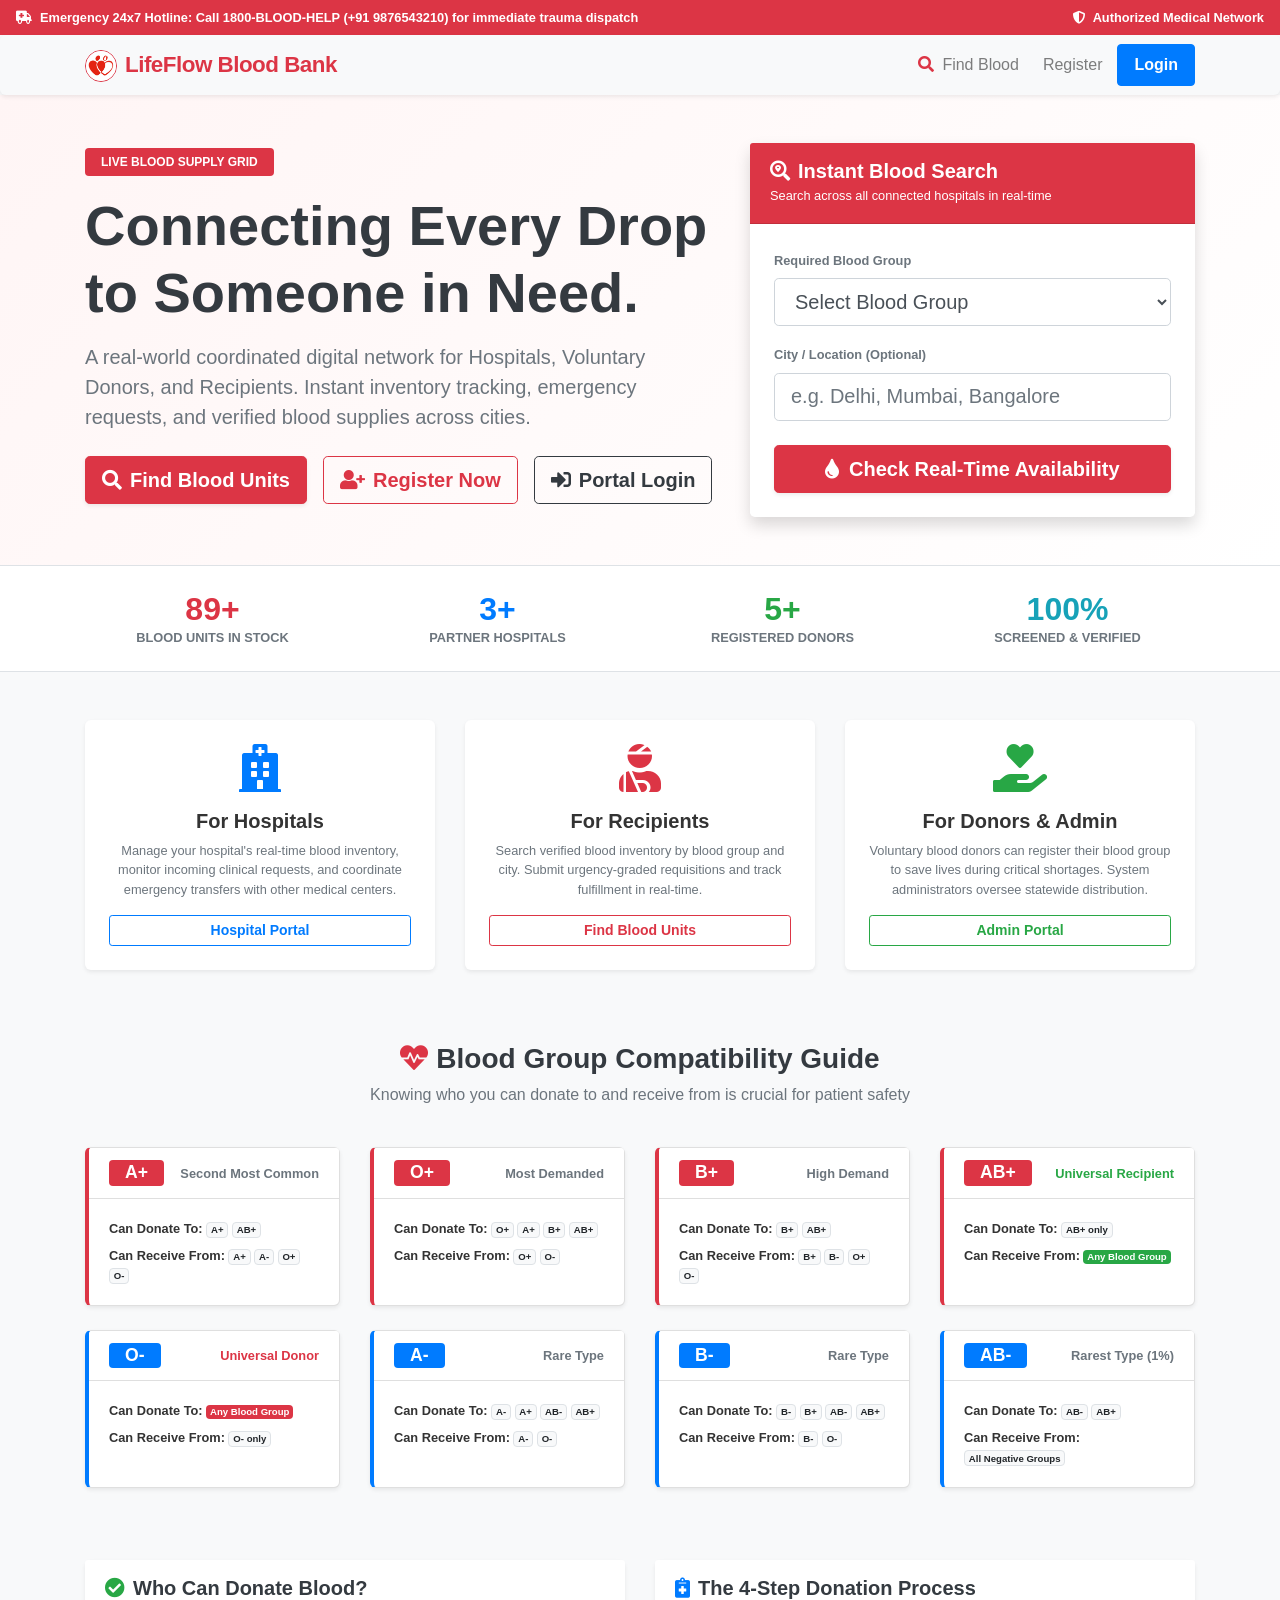
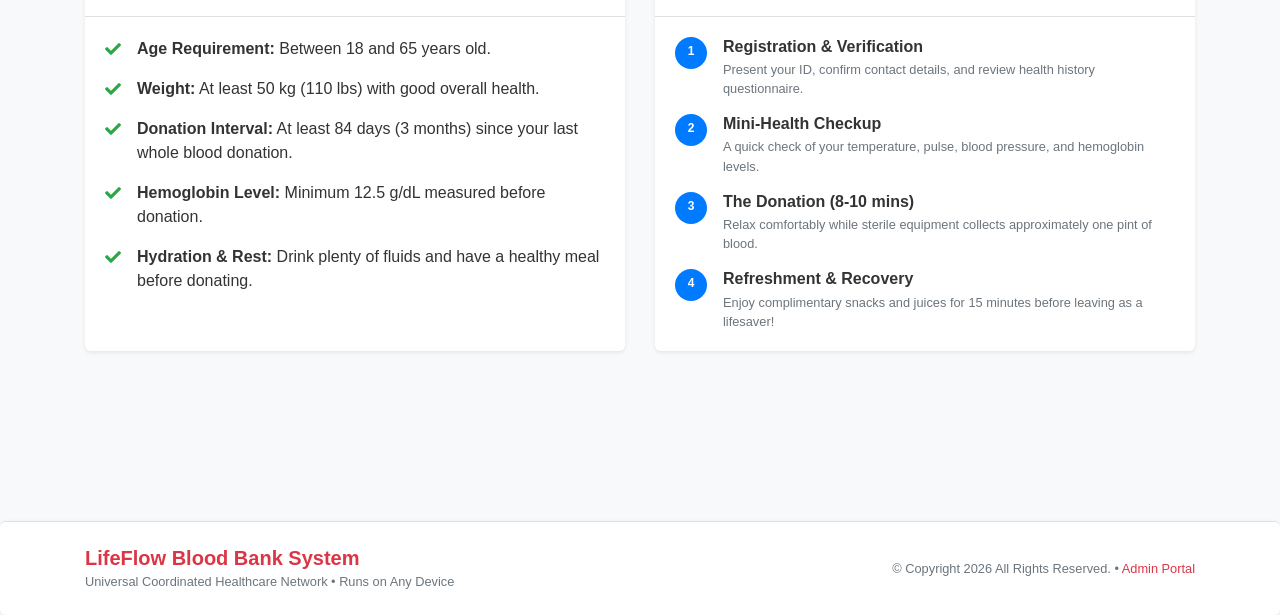
<file: index.html>
<!DOCTYPE html>
<html lang="en">
<head>
    <meta charset="UTF-8" />
    <meta name="viewport" content="width=device-width, initial-scale=1.0" />
    <meta http-equiv="X-UA-Compatible" content="ie=edge" />

    <!-- Search Engine Primary Title & Meta Tags -->
    <title>LifeFlow | Universal Blood Bank Network - Find Blood Donors & Real-Time Hospital Stock</title>
    <meta name="description" content="Find available blood units (A+, B+, O+, AB+, rare groups) across partner hospitals in real time. Register as a voluntary blood donor or submit urgent clinical blood requisitions." />
    <meta name="keywords" content="blood bank, find blood, donate blood, blood donors near me, emergency blood bank, hospital blood stock, O positive blood, B positive blood, blood compatibility, voluntary blood donation, life flow blood bank" />
    <meta name="author" content="LifeFlow Healthcare Network" />
    <meta name="robots" content="index, follow, max-snippet:-1, max-image-preview:large, max-video-preview:-1" />
    <link rel="canonical" href="https://ksomesha13-cpu.github.io/bloodbank-lifeflow/index.html" />

    <!-- Open Graph (Facebook, LinkedIn, WhatsApp Link Previews) -->
    <meta property="og:locale" content="en_US" />
    <meta property="og:type" content="website" />
    <meta property="og:site_name" content="LifeFlow Blood Bank Network" />
    <meta property="og:title" content="LifeFlow | Universal Blood Bank Network - Find Blood Donors & Hospital Stock" />
    <meta property="og:description" content="Real-time coordinated digital blood supply network connecting hospitals, voluntary donors, and emergency recipients across cities." />
    <meta property="og:url" content="https://ksomesha13-cpu.github.io/bloodbank-lifeflow/index.html" />
    <meta property="og:image" content="https://ksomesha13-cpu.github.io/bloodbank-lifeflow/image/hospital1.jpg" />
    <meta property="og:image:width" content="1200" />
    <meta property="og:image:height" content="630" />

    <!-- Twitter Card Meta Tags -->
    <meta name="twitter:card" content="summary_large_image" />
    <meta name="twitter:title" content="LifeFlow | Universal Blood Bank Network" />
    <meta name="twitter:description" content="Connecting every drop to someone in need. Real-time blood inventory, voluntary donor matching, and emergency dispatch." />
    <meta name="twitter:image" content="https://ksomesha13-cpu.github.io/bloodbank-lifeflow/image/hospital1.jpg" />

    <!-- Search Engine Webmaster Verification Tokens -->
    <meta name="google-site-verification" content="ENTER_YOUR_GOOGLE_SEARCH_CONSOLE_CODE" />
    <meta name="msvalidate.01" content="ENTER_YOUR_BING_WEBMASTER_CODE" />
    <meta name="yandex-verification" content="ENTER_YOUR_YANDEX_CODE" />

    <!-- Stylesheets & Favicon -->
    <link rel="stylesheet" href="https://cdn.jsdelivr.net/npm/bootstrap@4.6.2/dist/css/bootstrap.min.css">
    <link rel="stylesheet" href="https://cdnjs.cloudflare.com/ajax/libs/font-awesome/5.15.4/css/all.min.css">
    <link href="css/style.css" rel="stylesheet"/>
    <link rel="shortcut icon" type="image/jpeg" href="image/favicon.jpg">

    <!-- Schema.org Structured Data (JSON-LD) for Google Rich Snippets & Search Graph -->
    <script type="application/ld+json">
    {
      "@context": "https://schema.org",
      "@graph": [
        {
          "@type": "WebSite",
          "@id": "https://ksomesha13-cpu.github.io/bloodbank-lifeflow/#website",
          "url": "https://ksomesha13-cpu.github.io/bloodbank-lifeflow/",
          "name": "LifeFlow Blood Bank Network",
          "description": "Universal coordinated blood bank network connecting hospitals, donors, and recipients",
          "potentialAction": {
            "@type": "SearchAction",
            "target": {
              "@type": "EntryPoint",
              "urlTemplate": "https://ksomesha13-cpu.github.io/bloodbank-lifeflow/abs.html?search={search_term_string}"
            },
            "query-input": "required name=search_term_string"
          }
        },
        {
          "@type": "MedicalOrganization",
          "@id": "https://ksomesha13-cpu.github.io/bloodbank-lifeflow/#organization",
          "name": "LifeFlow Universal Blood Bank Network",
          "url": "https://ksomesha13-cpu.github.io/bloodbank-lifeflow/",
          "logo": "https://ksomesha13-cpu.github.io/bloodbank-lifeflow/image/hospital.png",
          "telephone": "1800-BLOOD-HELP",
          "emergencyService": true,
          "availableService": {
            "@type": "MedicalProcedure",
            "name": "Emergency Blood Group Matching & Unit Dispatch"
          },
          "contactPoint": {
            "@type": "ContactPoint",
            "telephone": "+91-9876543210",
            "contactType": "Emergency Blood Hotline",
            "availableLanguage": ["English", "Hindi"],
            "hoursAvailable": "Mo-Su 00:00-24:00"
          }
        },
        {
          "@type": "FAQPage",
          "mainEntity": [
            {
              "@type": "Question",
              "name": "How can I find available blood in an emergency?",
              "acceptedAnswer": {
                "@type": "Answer",
                "text": "Visit LifeFlow's Available Blood directory (abs.html), select your patient's required blood group and city, and immediately view partner hospitals with certified units in stock. You can submit an urgent requisition online."
              }
            },
            {
              "@type": "Question",
              "name": "Who is eligible to donate blood?",
              "acceptedAnswer": {
                "@type": "Answer",
                "text": "Any healthy adult between the ages of 18 and 65, weighing at least 50 kg, with a hemoglobin count above 12.5 g/dL and no active infections, is eligible to register as a voluntary donor."
              }
            },
            {
              "@type": "Question",
              "name": "Which blood group is considered the universal donor?",
              "acceptedAnswer": {
                "@type": "Answer",
                "text": "O Negative (O-) red blood cells can be safely transfused to patients of virtually any blood group, making it critical for trauma and emergency surgery care."
              }
            }
          ]
        }
      ]
    }
    </script>
</head>
<body>
    <!-- Emergency Announcement Top Bar -->
    <div class="bg-danger text-white py-2 px-3 small font-weight-bold d-flex justify-content-between align-items-center">
        <span><i class="fas fa-ambulance mr-2"></i><strong>Emergency 24x7 Hotline:</strong> Call 1800-BLOOD-HELP (+91 9876543210) for immediate trauma dispatch</span>
        <span class="d-none d-md-inline"><i class="fas fa-shield-alt mr-1"></i> Authorized Medical Network</span>
    </div>

    <!-- Navigation Bar -->
    <nav id="mainNav" class="navbar navbar-expand-sm navbar-light bg-light sticky-top shadow-sm"></nav>

    <!-- Hero Section with Quick Blood Search -->
    <div class="hero-section py-5 bg-light border-bottom">
        <div class="container">
            <div class="row align-items-center">
                <div class="col-lg-7 mb-4 mb-lg-0">
                    <span class="badge badge-danger px-3 py-2 text-uppercase font-weight-bold mb-3">Live Blood Supply Grid</span>
                    <h1 class="display-4 font-weight-bold text-dark mb-3">
                        Connecting Every Drop to Someone in Need.
                    </h1>
                    <p class="lead text-muted mb-4">
                        A real-world coordinated digital network for <strong>Hospitals</strong>, <strong>Voluntary Donors</strong>, and <strong>Recipients</strong>. Instant inventory tracking, emergency requests, and verified blood supplies across cities.
                    </p>
                    <div class="d-flex flex-wrap gap-2">
                        <a href="abs.html" class="btn btn-danger btn-lg font-weight-bold mr-3 mb-2 shadow-sm">
                            <i class="fas fa-search mr-2"></i>Find Blood Units
                        </a>
                        <a href="register.html" class="btn btn-outline-danger btn-lg font-weight-bold mr-3 mb-2">
                            <i class="fas fa-user-plus mr-2"></i>Register Now
                        </a>
                        <a href="login.html" class="btn btn-outline-dark btn-lg font-weight-bold mb-2">
                            <i class="fas fa-sign-in-alt mr-2"></i>Portal Login
                        </a>
                    </div>
                </div>

                <!-- Instant Search Widget Card -->
                <div class="col-lg-5">
                    <div class="card shadow border-0 rounded-lg">
                        <div class="card-header bg-danger text-white py-3">
                            <h5 class="mb-0 font-weight-bold"><i class="fas fa-search-location mr-2"></i>Instant Blood Search</h5>
                            <small>Search across all connected hospitals in real-time</small>
                        </div>
                        <div class="card-body p-4">
                            <form action="abs.html" method="get">
                                <div class="form-group">
                                    <label class="font-weight-bold text-muted small">Required Blood Group</label>
                                    <select name="search" class="form-control form-control-lg" required>
                                        <option value="" disabled selected>Select Blood Group</option>
                                        <option value="A+">A+</option>
                                        <option value="A-">A-</option>
                                        <option value="B+">B+</option>
                                        <option value="B-">B-</option>
                                        <option value="AB+">AB+</option>
                                        <option value="AB-">AB-</option>
                                        <option value="O+">O+</option>
                                        <option value="O-">O-</option>
                                    </select>
                                </div>
                                <div class="form-group mb-4">
                                    <label class="font-weight-bold text-muted small">City / Location (Optional)</label>
                                    <input type="text" name="city" class="form-control form-control-lg" placeholder="e.g. Delhi, Mumbai, Bangalore">
                                </div>
                                <button type="submit" class="btn btn-danger btn-block btn-lg font-weight-bold shadow-sm">
                                    <i class="fas fa-tint mr-1"></i> Check Real-Time Availability
                                </button>
                            </form>
                        </div>
                    </div>
                </div>
            </div>
        </div>
    </div>

    <!-- Live Network Statistics Counter -->
    <div class="py-4 bg-white border-bottom">
        <div class="container">
            <div class="row text-center">
                <div class="col-md-3 col-6 mb-3 mb-md-0">
                    <div class="h2 font-weight-bold text-danger mb-0" id="homeStatUnits">75+</div>
                    <div class="text-muted small font-weight-bold text-uppercase">Blood Units in Stock</div>
                </div>
                <div class="col-md-3 col-6 mb-3 mb-md-0">
                    <div class="h2 font-weight-bold text-primary mb-0" id="homeStatHospitals">3+</div>
                    <div class="text-muted small font-weight-bold text-uppercase">Partner Hospitals</div>
                </div>
                <div class="col-md-3 col-6">
                    <div class="h2 font-weight-bold text-success mb-0" id="homeStatDonors">25+</div>
                    <div class="text-muted small font-weight-bold text-uppercase">Registered Donors</div>
                </div>
                <div class="col-md-3 col-6">
                    <div class="h2 font-weight-bold text-info mb-0">100%</div>
                    <div class="text-muted small font-weight-bold text-uppercase">Screened &amp; Verified</div>
                </div>
            </div>
        </div>
    </div>

    <div class="container cont py-5">
        <!-- Message Container -->
        <div id="message-container"></div>

        <!-- Section: Three User Roles Flow -->
        <div class="row mb-5 text-center">
            <div class="col-md-4 mb-4">
                <div class="card h-100 border-0 shadow-sm p-4">
                    <div class="mb-3 text-primary"><i class="fas fa-hospital fa-3x"></i></div>
                    <h5 class="font-weight-bold">For Hospitals</h5>
                    <p class="text-muted small">
                        Manage your hospital's real-time blood inventory, monitor incoming clinical requests, and coordinate emergency transfers with other medical centers.
                    </p>
                    <a href="login.html" class="btn btn-outline-primary btn-sm mt-auto font-weight-bold">Hospital Portal</a>
                </div>
            </div>

            <div class="col-md-4 mb-4">
                <div class="card h-100 border-0 shadow-sm p-4">
                    <div class="mb-3 text-danger"><i class="fas fa-user-injured fa-3x"></i></div>
                    <h5 class="font-weight-bold">For Recipients</h5>
                    <p class="text-muted small">
                        Search verified blood inventory by blood group and city. Submit urgency-graded requisitions and track fulfillment in real-time.
                    </p>
                    <a href="abs.html" class="btn btn-outline-danger btn-sm mt-auto font-weight-bold">Find Blood Units</a>
                </div>
            </div>

            <div class="col-md-4 mb-4">
                <div class="card h-100 border-0 shadow-sm p-4">
                    <div class="mb-3 text-success"><i class="fas fa-hand-holding-heart fa-3x"></i></div>
                    <h5 class="font-weight-bold">For Donors &amp; Admin</h5>
                    <p class="text-muted small">
                        Voluntary blood donors can register their blood group to save lives during critical shortages. System administrators oversee statewide distribution.
                    </p>
                    <a href="login.html" class="btn btn-outline-success btn-sm mt-auto font-weight-bold">Admin Portal</a>
                </div>
            </div>
        </div>

        <!-- Blood Compatibility Matrix -->
        <div class="row mb-5">
            <div class="col-12 text-center mb-4">
                <h3 class="font-weight-bold text-dark"><i class="fas fa-heartbeat text-danger mr-2"></i>Blood Group Compatibility Guide</h3>
                <p class="text-muted">Knowing who you can donate to and receive from is crucial for patient safety</p>
            </div>

            <div class="col-xl-3 col-lg-4 col-md-6 mb-4">
                <div class="card shadow-sm h-100 border-left-danger">
                    <div class="card-header bg-white d-flex justify-content-between align-items-center">
                        <span class="badge badge-danger px-3 py-1 font-weight-bold" style="font-size:1.1rem;">A+</span>
                        <small class="text-muted font-weight-bold">Second Most Common</small>
                    </div>
                    <div class="card-body">
                        <div class="small mb-2"><strong>Can Donate To:</strong> <span class="badge badge-light border">A+</span> <span class="badge badge-light border">AB+</span></div>
                        <div class="small"><strong>Can Receive From:</strong> <span class="badge badge-light border">A+</span> <span class="badge badge-light border">A-</span> <span class="badge badge-light border">O+</span> <span class="badge badge-light border">O-</span></div>
                    </div>
                </div>
            </div>

            <div class="col-xl-3 col-lg-4 col-md-6 mb-4">
                <div class="card shadow-sm h-100 border-left-danger">
                    <div class="card-header bg-white d-flex justify-content-between align-items-center">
                        <span class="badge badge-danger px-3 py-1 font-weight-bold" style="font-size:1.1rem;">O+</span>
                        <small class="text-muted font-weight-bold">Most Demanded</small>
                    </div>
                    <div class="card-body">
                        <div class="small mb-2"><strong>Can Donate To:</strong> <span class="badge badge-light border">O+</span> <span class="badge badge-light border">A+</span> <span class="badge badge-light border">B+</span> <span class="badge badge-light border">AB+</span></div>
                        <div class="small"><strong>Can Receive From:</strong> <span class="badge badge-light border">O+</span> <span class="badge badge-light border">O-</span></div>
                    </div>
                </div>
            </div>

            <div class="col-xl-3 col-lg-4 col-md-6 mb-4">
                <div class="card shadow-sm h-100 border-left-danger">
                    <div class="card-header bg-white d-flex justify-content-between align-items-center">
                        <span class="badge badge-danger px-3 py-1 font-weight-bold" style="font-size:1.1rem;">B+</span>
                        <small class="text-muted font-weight-bold">High Demand</small>
                    </div>
                    <div class="card-body">
                        <div class="small mb-2"><strong>Can Donate To:</strong> <span class="badge badge-light border">B+</span> <span class="badge badge-light border">AB+</span></div>
                        <div class="small"><strong>Can Receive From:</strong> <span class="badge badge-light border">B+</span> <span class="badge badge-light border">B-</span> <span class="badge badge-light border">O+</span> <span class="badge badge-light border">O-</span></div>
                    </div>
                </div>
            </div>

            <div class="col-xl-3 col-lg-4 col-md-6 mb-4">
                <div class="card shadow-sm h-100 border-left-danger">
                    <div class="card-header bg-white d-flex justify-content-between align-items-center">
                        <span class="badge badge-danger px-3 py-1 font-weight-bold" style="font-size:1.1rem;">AB+</span>
                        <small class="text-success font-weight-bold">Universal Recipient</small>
                    </div>
                    <div class="card-body">
                        <div class="small mb-2"><strong>Can Donate To:</strong> <span class="badge badge-light border">AB+ only</span></div>
                        <div class="small"><strong>Can Receive From:</strong> <span class="badge badge-success">Any Blood Group</span></div>
                    </div>
                </div>
            </div>

            <div class="col-xl-3 col-lg-4 col-md-6 mb-4">
                <div class="card shadow-sm h-100 border-left-primary">
                    <div class="card-header bg-white d-flex justify-content-between align-items-center">
                        <span class="badge badge-primary px-3 py-1 font-weight-bold" style="font-size:1.1rem;">O-</span>
                        <small class="text-danger font-weight-bold">Universal Donor</small>
                    </div>
                    <div class="card-body">
                        <div class="small mb-2"><strong>Can Donate To:</strong> <span class="badge badge-danger">Any Blood Group</span></div>
                        <div class="small"><strong>Can Receive From:</strong> <span class="badge badge-light border">O- only</span></div>
                    </div>
                </div>
            </div>

            <div class="col-xl-3 col-lg-4 col-md-6 mb-4">
                <div class="card shadow-sm h-100 border-left-primary">
                    <div class="card-header bg-white d-flex justify-content-between align-items-center">
                        <span class="badge badge-primary px-3 py-1 font-weight-bold" style="font-size:1.1rem;">A-</span>
                        <small class="text-muted font-weight-bold">Rare Type</small>
                    </div>
                    <div class="card-body">
                        <div class="small mb-2"><strong>Can Donate To:</strong> <span class="badge badge-light border">A-</span> <span class="badge badge-light border">A+</span> <span class="badge badge-light border">AB-</span> <span class="badge badge-light border">AB+</span></div>
                        <div class="small"><strong>Can Receive From:</strong> <span class="badge badge-light border">A-</span> <span class="badge badge-light border">O-</span></div>
                    </div>
                </div>
            </div>

            <div class="col-xl-3 col-lg-4 col-md-6 mb-4">
                <div class="card shadow-sm h-100 border-left-primary">
                    <div class="card-header bg-white d-flex justify-content-between align-items-center">
                        <span class="badge badge-primary px-3 py-1 font-weight-bold" style="font-size:1.1rem;">B-</span>
                        <small class="text-muted font-weight-bold">Rare Type</small>
                    </div>
                    <div class="card-body">
                        <div class="small mb-2"><strong>Can Donate To:</strong> <span class="badge badge-light border">B-</span> <span class="badge badge-light border">B+</span> <span class="badge badge-light border">AB-</span> <span class="badge badge-light border">AB+</span></div>
                        <div class="small"><strong>Can Receive From:</strong> <span class="badge badge-light border">B-</span> <span class="badge badge-light border">O-</span></div>
                    </div>
                </div>
            </div>

            <div class="col-xl-3 col-lg-4 col-md-6 mb-4">
                <div class="card shadow-sm h-100 border-left-primary">
                    <div class="card-header bg-white d-flex justify-content-between align-items-center">
                        <span class="badge badge-primary px-3 py-1 font-weight-bold" style="font-size:1.1rem;">AB-</span>
                        <small class="text-muted font-weight-bold">Rarest Type (1%)</small>
                    </div>
                    <div class="card-body">
                        <div class="small mb-2"><strong>Can Donate To:</strong> <span class="badge badge-light border">AB-</span> <span class="badge badge-light border">AB+</span></div>
                        <div class="small"><strong>Can Receive From:</strong> <span class="badge badge-light border">All Negative Groups</span></div>
                    </div>
                </div>
            </div>
        </div>

        <!-- Donor Eligibility & Process Guide -->
        <div class="row mb-5">
            <div class="col-lg-6 mb-4">
                <div class="card shadow-sm h-100 border-0">
                    <div class="card-header bg-white py-3">
                        <h5 class="mb-0 font-weight-bold text-dark"><i class="fas fa-check-circle text-success mr-2"></i>Who Can Donate Blood?</h5>
                    </div>
                    <div class="card-body">
                        <ul class="list-unstyled mb-0">
                            <li class="mb-3 d-flex align-items-start">
                                <i class="fas fa-check text-success mt-1 mr-3"></i>
                                <div><strong>Age Requirement:</strong> Between 18 and 65 years old.</div>
                            </li>
                            <li class="mb-3 d-flex align-items-start">
                                <i class="fas fa-check text-success mt-1 mr-3"></i>
                                <div><strong>Weight:</strong> At least 50 kg (110 lbs) with good overall health.</div>
                            </li>
                            <li class="mb-3 d-flex align-items-start">
                                <i class="fas fa-check text-success mt-1 mr-3"></i>
                                <div><strong>Donation Interval:</strong> At least 84 days (3 months) since your last whole blood donation.</div>
                            </li>
                            <li class="mb-3 d-flex align-items-start">
                                <i class="fas fa-check text-success mt-1 mr-3"></i>
                                <div><strong>Hemoglobin Level:</strong> Minimum 12.5 g/dL measured before donation.</div>
                            </li>
                            <li class="d-flex align-items-start">
                                <i class="fas fa-check text-success mt-1 mr-3"></i>
                                <div><strong>Hydration &amp; Rest:</strong> Drink plenty of fluids and have a healthy meal before donating.</div>
                            </li>
                        </ul>
                    </div>
                </div>
            </div>

            <div class="col-lg-6 mb-4">
                <div class="card shadow-sm h-100 border-0">
                    <div class="card-header bg-white py-3">
                        <h5 class="mb-0 font-weight-bold text-dark"><i class="fas fa-notes-medical text-primary mr-2"></i>The 4-Step Donation Process</h5>
                    </div>
                    <div class="card-body">
                        <div class="media mb-3">
                            <span class="badge badge-primary rounded-circle p-2 mr-3 font-weight-bold" style="width:32px;height:32px;">1</span>
                            <div class="media-body">
                                <h6 class="font-weight-bold mb-1">Registration &amp; Verification</h6>
                                <p class="text-muted small mb-0">Present your ID, confirm contact details, and review health history questionnaire.</p>
                            </div>
                        </div>
                        <div class="media mb-3">
                            <span class="badge badge-primary rounded-circle p-2 mr-3 font-weight-bold" style="width:32px;height:32px;">2</span>
                            <div class="media-body">
                                <h6 class="font-weight-bold mb-1">Mini-Health Checkup</h6>
                                <p class="text-muted small mb-0">A quick check of your temperature, pulse, blood pressure, and hemoglobin levels.</p>
                            </div>
                        </div>
                        <div class="media mb-3">
                            <span class="badge badge-primary rounded-circle p-2 mr-3 font-weight-bold" style="width:32px;height:32px;">3</span>
                            <div class="media-body">
                                <h6 class="font-weight-bold mb-1">The Donation (8-10 mins)</h6>
                                <p class="text-muted small mb-0">Relax comfortably while sterile equipment collects approximately one pint of blood.</p>
                            </div>
                        </div>
                        <div class="media">
                            <span class="badge badge-primary rounded-circle p-2 mr-3 font-weight-bold" style="width:32px;height:32px;">4</span>
                            <div class="media-body">
                                <h6 class="font-weight-bold mb-1">Refreshment &amp; Recovery</h6>
                                <p class="text-muted small mb-0">Enjoy complimentary snacks and juices for 15 minutes before leaving as a lifesaver!</p>
                            </div>
                        </div>
                    </div>
                </div>
            </div>
        </div>
    </div>

    <!-- Footer -->
    <footer class="footer text-center bg-white border-top py-4">
        <div class="container">
            <div class="row align-items-center">
                <div class="col-md-6 text-md-left mb-2 mb-md-0">
                    <span class="brand text-danger font-weight-bold h5 mb-0">LifeFlow Blood Bank System</span>
                    <div class="text-muted small">Universal Coordinated Healthcare Network &bull; Runs on Any Device</div>
                </div>
                <div class="col-md-6 text-md-right small text-muted">
                    © Copyright <span id="yearSpan"></span> All Rights Reserved. &bull; <a href="login.html" class="text-danger">Admin Portal</a>
                </div>
            </div>
        </div>
    </footer>

    <script src="https://code.jquery.com/jquery-3.5.1.min.js"></script>
    <script src="https://cdn.jsdelivr.net/npm/popper.js@1.16.1/dist/umd/popper.min.js"></script>
    <script src="https://cdn.jsdelivr.net/npm/bootstrap@4.6.2/dist/js/bootstrap.min.js"></script>
    <script src="js/security.js"></script>
    <script src="js/app.js"></script>
    <script>
        BloodBank.initNavbar('home');
        BloodBank.initMessages();
        BloodBank.initFooter();

        // Load Live Stats
        const stats = BloodBank.getStats();
        document.getElementById('homeStatUnits').textContent = stats.totalBloodUnits + '+';
        document.getElementById('homeStatHospitals').textContent = stats.hospitalsCount + '+';
        document.getElementById('homeStatDonors').textContent = stats.donorsCount + '+';
    </script>
</body>
</html>
</file>
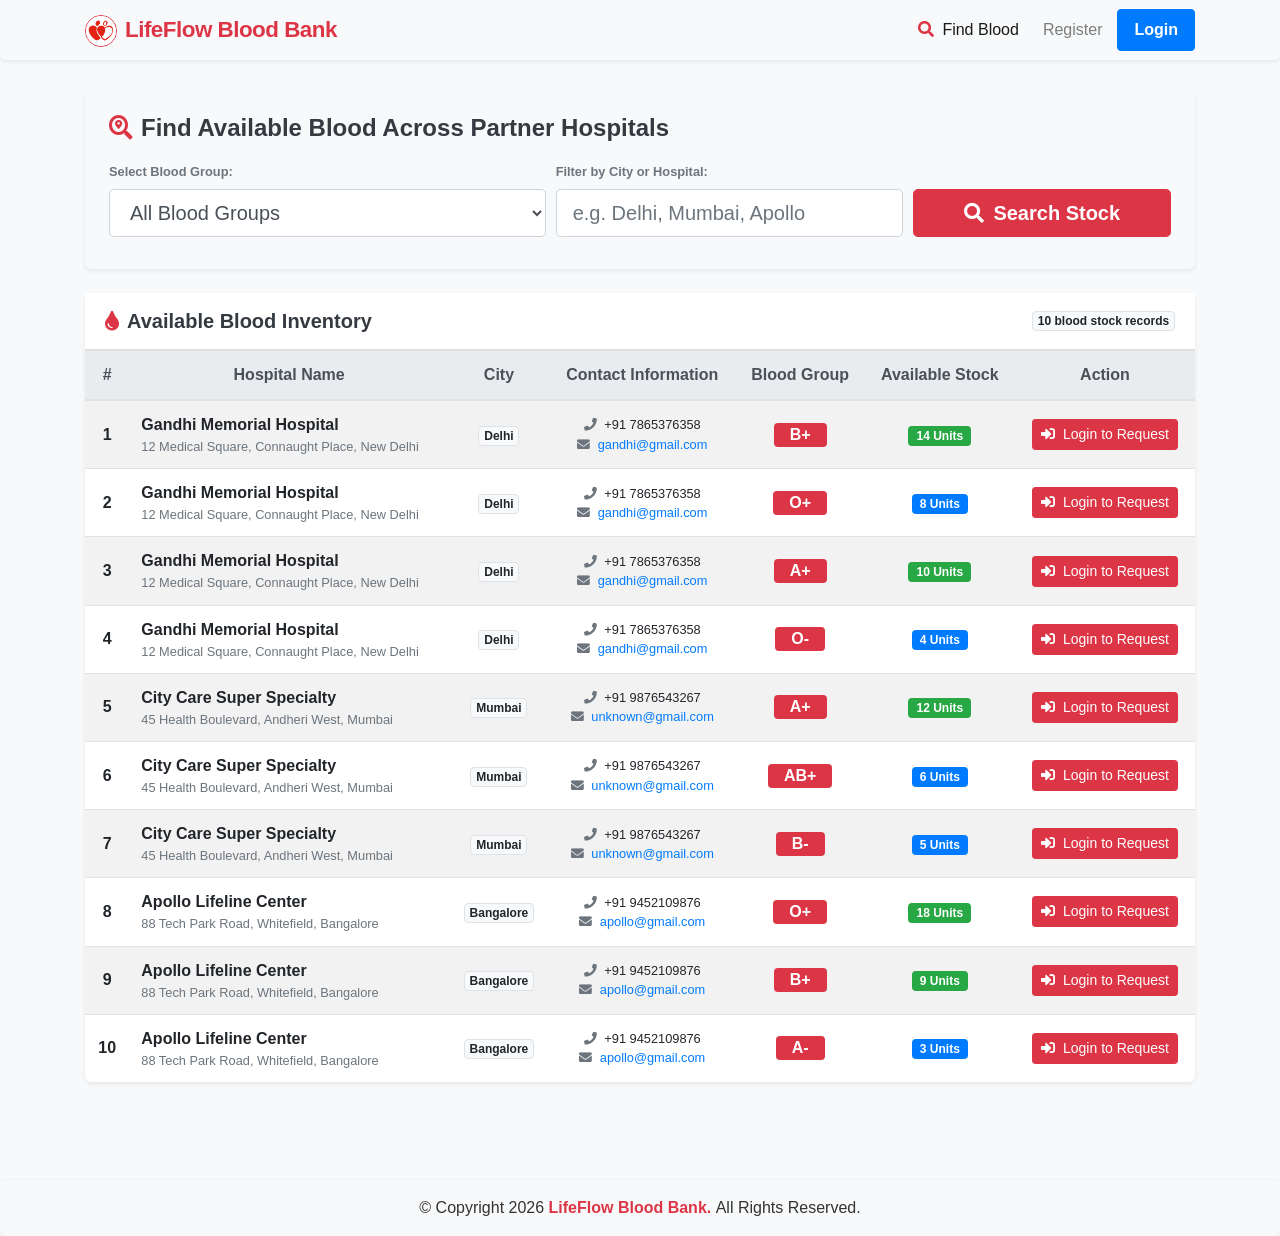
<file: abs.html>
<!DOCTYPE html>
<html lang="en">
<head>
    <meta charset="UTF-8" />
    <meta name="viewport" content="width=device-width, initial-scale=1.0" />
    <meta http-equiv="X-UA-Compatible" content="ie=edge" />

    <!-- SEO Meta Tags -->
    <title>Available Blood Inventory &amp; Live Hospital Stock | LifeFlow</title>
    <meta name="description" content="Search real-time blood stock across partner hospitals by blood group (A+, A-, B+, B-, AB+, AB-, O+, O-) and city. Submit urgent clinical requisitions online." />
    <meta name="keywords" content="find blood, blood inventory, hospital blood stock, O+ blood, A+ blood, B+ blood, AB+ blood, rare blood groups, blood request online, emergency blood search" />
    <meta name="robots" content="index, follow" />
    <link rel="canonical" href="https://ksomesha13-cpu.github.io/bloodbank-lifeflow/abs.html" />

    <!-- Open Graph -->
    <meta property="og:title" content="Available Blood Inventory &amp; Live Hospital Stock | LifeFlow" />
    <meta property="og:description" content="Search real-time blood units across partner hospitals. Fast emergency requisition matching." />
    <meta property="og:url" content="https://ksomesha13-cpu.github.io/bloodbank-lifeflow/abs.html" />
    <meta property="og:image" content="https://ksomesha13-cpu.github.io/bloodbank-lifeflow/image/hospital1.jpg" />

    <link rel="stylesheet" href="https://cdn.jsdelivr.net/npm/bootstrap@4.6.2/dist/css/bootstrap.min.css">
    <link rel="stylesheet" href="https://cdnjs.cloudflare.com/ajax/libs/font-awesome/5.15.4/css/all.min.css">
    <link href="css/style.css" rel="stylesheet"/>
    <link rel="shortcut icon" type="image/jpeg" href="image/favicon.jpg">
</head>
<body>
    <!-- Navigation Bar -->
    <nav id="mainNav" class="navbar navbar-expand-sm navbar-light bg-light sticky-top shadow-sm"></nav>

    <div class="container cont">
        <!-- Message Container -->
        <div id="message-container"></div>

        <!-- Search Bar Section -->
        <div class="card shadow-sm mb-4 border-0 bg-light">
            <div class="card-body p-4">
                <h4 class="font-weight-bold text-dark mb-3">
                    <i class="fas fa-search-location text-danger mr-2"></i>Find Available Blood Across Partner Hospitals
                </h4>
                <form id="searchForm">
                    <div class="form-row align-items-end">
                        <div class="col-md-5 mb-2">
                            <label class="font-weight-bold small text-muted">Select Blood Group:</label>
                            <select id="searchSelect" class="form-control form-control-lg">
                                <option value="">All Blood Groups</option>
                                <option value="A+">A+</option>
                                <option value="A-">A-</option>
                                <option value="B+">B+</option>
                                <option value="B-">B-</option>
                                <option value="AB+">AB+</option>
                                <option value="AB-">AB-</option>
                                <option value="O+">O+</option>
                                <option value="O-">O-</option>
                            </select>
                        </div>
                        <div class="col-md-4 mb-2">
                            <label class="font-weight-bold small text-muted">Filter by City or Hospital:</label>
                            <input type="text" id="searchCity" class="form-control form-control-lg" placeholder="e.g. Delhi, Mumbai, Apollo">
                        </div>
                        <div class="col-md-3 mb-2">
                            <button type="submit" class="btn btn-danger btn-lg btn-block font-weight-bold">
                                <i class="fas fa-search mr-1"></i> Search Stock
                            </button>
                        </div>
                    </div>
                </form>
            </div>
        </div>

        <div id="noDataAlert" class="mb-4 text-center" style="display: none;">
            <div class="alert alert-warning py-3">
                <i class="fas fa-exclamation-circle mr-2"></i>No matching blood stock found. Try selecting another blood group or clearing the city filter.
            </div>
        </div>

        <!-- Blood Samples Table -->
        <div class="card shadow-sm border-0 mb-5">
            <div class="card-header bg-white py-3 d-flex justify-content-between align-items-center">
                <h5 class="mb-0 font-weight-bold text-dark"><i class="fas fa-tint text-danger mr-2"></i>Available Blood Inventory</h5>
                <span class="badge badge-light border" id="resultCountBadge">Showing all</span>
            </div>
            <div class="card-body p-0">
                <div class="table-responsive">
                    <table class="table table-hover table-striped mb-0 text-center">
                        <thead class="thead-light">
                            <tr>
                                <th>#</th>
                                <th>Hospital Name</th>
                                <th>City</th>
                                <th>Contact Information</th>
                                <th>Blood Group</th>
                                <th>Available Stock</th>
                                <th>Action</th>
                            </tr>
                        </thead>
                        <tbody id="samplesTableBody">
                            <!-- Dynamically populated -->
                        </tbody>
                    </table>
                </div>
            </div>
        </div>
    </div>

    <!-- REQUEST BLOOD SAMPLE MODAL -->
    <div class="modal fade" id="requestModal" tabindex="-1" role="dialog">
        <div class="modal-dialog" role="document">
            <div class="modal-content">
                <div class="modal-header bg-danger text-white">
                    <h5 class="modal-title font-weight-bold"><i class="fas fa-heartbeat mr-2"></i>Submit Blood Requisition</h5>
                    <button type="button" class="close text-white" data-dismiss="modal">&times;</button>
                </div>
                <form id="submitRequestForm">
                    <input type="hidden" id="reqModalHid">
                    <input type="hidden" id="reqModalBg">
                    <div class="modal-body">
                        <div class="alert alert-info py-2 small mb-3">
                            Requesting Blood Group: <strong id="reqModalBgDisplay" class="badge badge-danger"></strong> from <strong id="reqModalHnameDisplay"></strong>
                        </div>
                        <div class="form-group">
                            <label class="font-weight-bold small text-muted">Required Units (Bags) *</label>
                            <input type="number" id="reqModalUnits" class="form-control" value="1" min="1" max="10" required>
                        </div>
                        <div class="form-group">
                            <label class="font-weight-bold small text-muted">Urgency Level *</label>
                            <select id="reqModalUrgency" class="form-control" required>
                                <option value="Normal">Normal (Within 24 Hours)</option>
                                <option value="Urgent">Urgent (Within 6 Hours)</option>
                                <option value="Emergency">Critical Emergency (Immediate)</option>
                            </select>
                        </div>
                        <div class="form-group">
                            <label class="font-weight-bold small text-muted">Patient / Clinical Reason *</label>
                            <textarea id="reqModalReason" class="form-control" rows="3" placeholder="Provide patient diagnosis, surgery type, or physician note" required></textarea>
                        </div>
                    </div>
                    <div class="modal-footer">
                        <button type="button" class="btn btn-secondary" data-dismiss="modal">Cancel</button>
                        <button type="submit" class="btn btn-danger font-weight-bold">Confirm &amp; Send Request</button>
                    </div>
                </form>
            </div>
        </div>
    </div>

    <!-- Footer -->
    <footer class="footer text-center bg-light">
        © Copyright <span id="yearSpan"></span> <span class="brand text-danger font-weight-bold">LifeFlow Blood Bank. </span> All Rights Reserved.
    </footer>

    <script src="https://code.jquery.com/jquery-3.5.1.min.js"></script>
    <script src="https://cdn.jsdelivr.net/npm/popper.js@1.16.1/dist/umd/popper.min.js"></script>
    <script src="https://cdn.jsdelivr.net/npm/bootstrap@4.6.2/dist/js/bootstrap.min.js"></script>
    <script src="js/security.js"></script>
    <script src="js/app.js"></script>
    <script>
        BloodBank.initNavbar('abs');
        BloodBank.initMessages();
        BloodBank.initFooter();

        function renderSamples(filterBg = '', filterCity = '') {
            const db = BloodBank.getDB();
            const session = BloodBank.getSession();
            const tbody = document.getElementById('samplesTableBody');
            const noData = document.getElementById('noDataAlert');
            const countBadge = document.getElementById('resultCountBadge');

            // Join bloodinfo and hospitals
            let list = [];
            db.bloodinfo.forEach(item => {
                const hospital = db.hospitals.find(h => h.id === item.hid);
                if (hospital) {
                    list.push({
                        bid: item.bid,
                        hid: hospital.id,
                        hname: hospital.hname,
                        hcity: hospital.hcity,
                        hemail: hospital.hemail,
                        hphone: hospital.hphone,
                        address: hospital.address || '',
                        bg: item.bg,
                        units: parseInt(item.units) || 5
                    });
                }
            });

            if (filterBg) {
                list = list.filter(item => item.bg.toLowerCase() === filterBg.toLowerCase());
            }

            if (filterCity) {
                const query = filterCity.toLowerCase();
                list = list.filter(item => 
                    item.hcity.toLowerCase().includes(query) || 
                    item.hname.toLowerCase().includes(query)
                );
            }

            countBadge.textContent = list.length + ' blood stock records';

            if (list.length === 0) {
                tbody.innerHTML = '';
                noData.style.display = 'block';
                return;
            }

            noData.style.display = 'none';
            tbody.innerHTML = list.map((item, index) => {
                let actionBtn = '';
                if (session && session.type === 'hospital') {
                    actionBtn = `<button class="btn btn-secondary btn-sm" onclick="alert('Hospital accounts cannot request blood. Only Receivers can request.')">Hospital Account</button>`;
                } else if (session && session.type === 'receiver') {
                    actionBtn = `<button class="btn btn-danger btn-sm font-weight-bold" onclick="openRequestModal(${item.hid}, '${item.bg}', '${item.hname.replace(/'/g, "\\'")}')"><i class="fas fa-paper-plane mr-1"></i> Request Blood</button>`;
                } else {
                    actionBtn = `<button class="btn btn-danger btn-sm" onclick="handleGuestClick()"><i class="fas fa-sign-in-alt mr-1"></i> Login to Request</button>`;
                }

                const stockBadge = item.units > 8 ? 'badge-success' : item.units > 2 ? 'badge-primary' : 'badge-warning';

                return `
                    <tr>
                        <td><strong>${index + 1}</strong></td>
                        <td class="font-weight-bold text-left">
                            ${BloodBank.escapeHtml(item.hname)}
                            ${item.address ? `<div class="small text-muted">${BloodBank.escapeHtml(item.address)}</div>` : ''}
                        </td>
                        <td><span class="badge badge-light border">${BloodBank.escapeHtml(item.hcity)}</span></td>
                        <td class="small">
                            <div><i class="fas fa-phone mr-1 text-muted"></i> ${BloodBank.escapeHtml(item.hphone)}</div>
                            <div><i class="fas fa-envelope mr-1 text-muted"></i> <a href="mailto:${BloodBank.escapeHtml(item.hemail)}">${BloodBank.escapeHtml(item.hemail)}</a></div>
                        </td>
                        <td><span class="badge badge-danger px-3 py-1 font-weight-bold" style="font-size:1rem;">${BloodBank.escapeHtml(item.bg)}</span></td>
                        <td><span class="badge ${stockBadge} px-2 py-1 font-weight-bold">${item.units} Units</span></td>
                        <td>${actionBtn}</td>
                    </tr>
                `;
            }).join('');
        }

        function handleGuestClick() {
            alert("Please login as a Receiver to submit blood requests.");
            window.location.href = 'login.html';
        }

        function openRequestModal(hid, bg, hname) {
            document.getElementById('reqModalHid').value = hid;
            document.getElementById('reqModalBg').value = bg;
            document.getElementById('reqModalBgDisplay').textContent = bg;
            document.getElementById('reqModalHnameDisplay').textContent = hname;
            document.getElementById('reqModalUnits').value = '1';
            document.getElementById('reqModalReason').value = '';
            $('#requestModal').modal('show');
        }

        // Handle Request Submission
        document.getElementById('submitRequestForm').addEventListener('submit', function (e) {
            e.preventDefault();
            const session = BloodBank.getSession();
            if (!session || session.type !== 'receiver') {
                handleGuestClick();
                return;
            }

            const hid = parseInt(document.getElementById('reqModalHid').value);
            const bg = document.getElementById('reqModalBg').value;
            const units = parseInt(document.getElementById('reqModalUnits').value) || 1;
            const urgency = document.getElementById('reqModalUrgency').value;
            const reasonRaw = document.getElementById('reqModalReason').value.trim();

            // Background WAF Inspection
            const inspection = CyberSecurity.inspectInput(reasonRaw, 'blood_requisition_reason', session.email);
            if (!inspection.safe) {
                BloodBank.showBanner(inspection.reason, true);
                return;
            }
            const reason = inspection.sanitized;

            const db = BloodBank.getDB();
            const newReqId = db.bloodrequest.length > 0 ? Math.max(...db.bloodrequest.map(r => r.reqid)) + 1 : 1;

            db.bloodrequest.push({
                reqid: newReqId,
                hid: hid,
                rid: session.id,
                bg: bg,
                units: units,
                urgency: urgency,
                reason: reason,
                reqDate: new Date().toISOString().slice(0, 10),
                status: 'Pending'
            });

            BloodBank.saveDB(db);
            $('#requestModal').modal('hide');
            window.location.href = 'sentrequest.html?msg=' + encodeURIComponent('Your requisition for ' + units + ' units of ' + bg + ' blood (' + urgency + ') has been dispatched!');
        });

        // Search Form Submission
        document.getElementById('searchForm').addEventListener('submit', function (e) {
            e.preventDefault();
            const bg = document.getElementById('searchSelect').value;
            const city = document.getElementById('searchCity').value.trim();
            renderSamples(bg, city);
        });

        // Initialize with URL param if any
        const params = BloodBank.getUrlParams();
        if (params.search || params.city) {
            if (params.search) document.getElementById('searchSelect').value = params.search;
            if (params.city) document.getElementById('searchCity').value = params.city;
            renderSamples(params.search || '', params.city || '');
        } else {
            renderSamples();
        }
    </script>
</body>
</html>
</file>
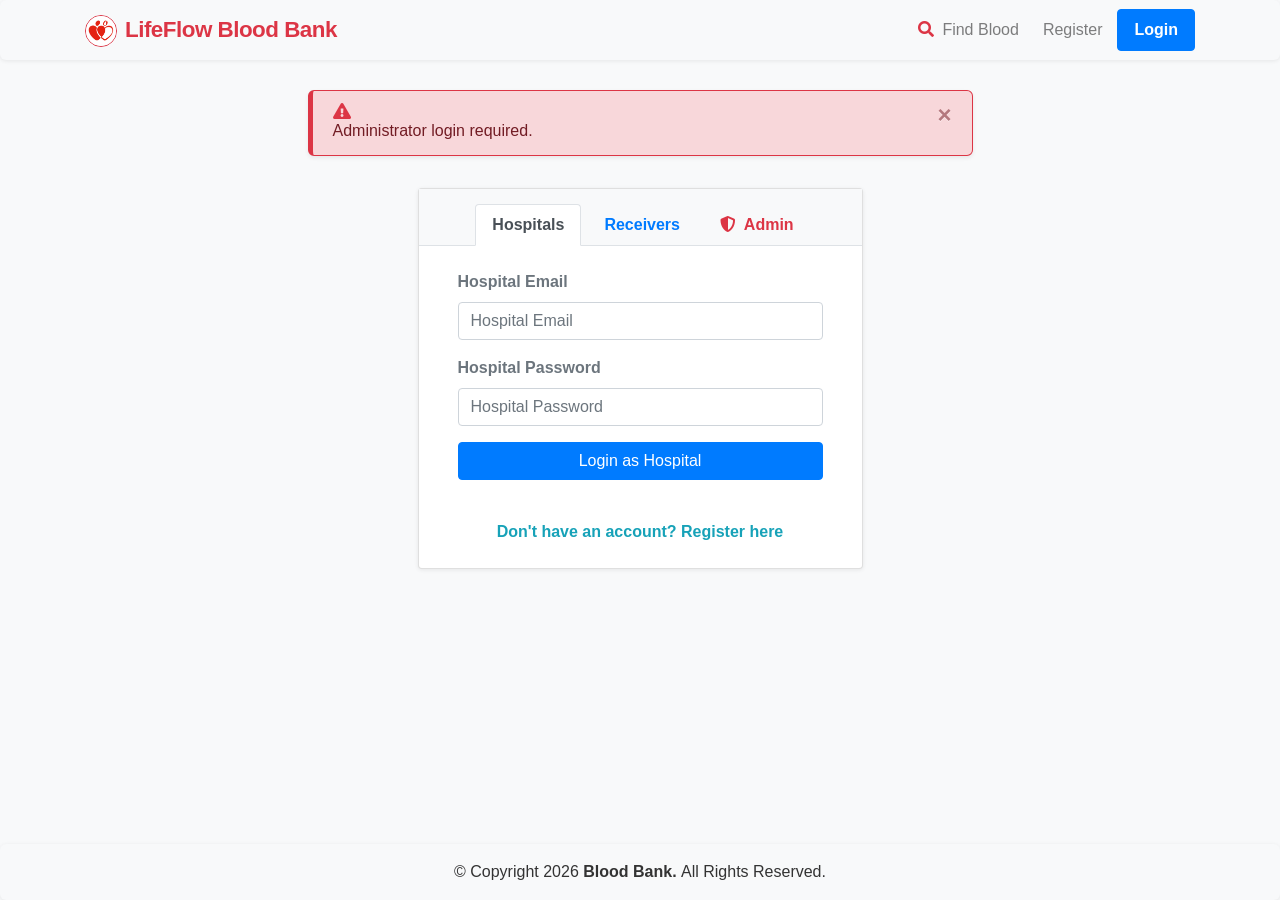
<file: admin.html>
<!DOCTYPE html>
<html lang="en">
<head>
    <title>Bloodbank | Admin Portal</title>
    <meta charset="UTF-8" />
    <meta name="viewport" content="width=device-width, initial-scale=1.0" />
    <meta http-equiv="X-UA-Compatible" content="ie=edge" />
    <link rel="stylesheet" href="https://cdn.jsdelivr.net/npm/bootstrap@4.6.2/dist/css/bootstrap.min.css">
    <link rel="stylesheet" href="https://cdnjs.cloudflare.com/ajax/libs/font-awesome/5.15.4/css/all.min.css">
    <link href="css/style.css" rel="stylesheet"/>
    <link rel="shortcut icon" type="image/jpeg" href="image/favicon.jpg">
</head>
<body class="bg-light">
    <!-- Navigation Bar -->
    <nav id="mainNav" class="navbar navbar-expand-sm navbar-light bg-light sticky-top shadow-sm"></nav>

    <div class="container-fluid px-4 py-4">
        <!-- Message Container -->
        <div id="message-container"></div>

        <!-- Admin Header Bar with Quick Action Toolbar -->
        <div class="d-flex flex-wrap justify-content-between align-items-center mb-4 pb-2 border-bottom">
            <div>
                <h2 class="font-weight-bold text-dark mb-1">
                    <i class="fas fa-user-shield text-danger mr-2"></i>System Administration Dashboard
                </h2>
                <p class="text-muted mb-0">Centralized control panel for Hospitals, Donors, Recipients, Inventory, and Database operations</p>
            </div>
            <div class="mt-2 mt-md-0 btn-toolbar">
                <div class="btn-group mr-2 mb-1">
                    <button class="btn btn-primary btn-sm font-weight-bold shadow-sm" data-toggle="modal" data-target="#addHospitalModal">
                        <i class="fas fa-hospital mr-1"></i> + Add Hospital
                    </button>
                    <button class="btn btn-info btn-sm font-weight-bold shadow-sm" data-toggle="modal" data-target="#addReceiverModal">
                        <i class="fas fa-user-injured mr-1"></i> + Add Receiver
                    </button>
                    <button class="btn btn-danger btn-sm font-weight-bold shadow-sm" data-toggle="modal" data-target="#addBloodGroupModal">
                        <i class="fas fa-tint mr-1"></i> + Add Blood Group
                    </button>
                </div>
                <div class="btn-group mb-1">
                    <button class="btn btn-outline-primary btn-sm" onclick="BloodBank.exportDatabaseJSON()">
                        <i class="fas fa-file-download mr-1"></i> Export JSON
                    </button>
                    <button class="btn btn-outline-success btn-sm" onclick="BloodBank.exportDatabaseSQL()">
                        <i class="fas fa-database mr-1"></i> Export SQL
                    </button>
                    <button class="btn btn-outline-danger btn-sm" onclick="if(confirm('Restore all data to default? This will overwrite your modifications.')) BloodBank.resetDB();">
                        <i class="fas fa-undo mr-1"></i> Reset DB
                    </button>
                </div>
            </div>
        </div>

        <!-- KPI Statistic Cards -->
        <div class="row mb-4">
            <div class="col-xl-2 col-md-4 col-sm-6 mb-3">
                <div class="card border-left-primary shadow-sm h-100 py-2">
                    <div class="card-body">
                        <div class="d-flex align-items-center justify-content-between">
                            <div>
                                <div class="text-xs font-weight-bold text-primary text-uppercase mb-1">Hospitals</div>
                                <div class="h4 mb-0 font-weight-bold text-gray-800" id="statHospitals">0</div>
                            </div>
                            <i class="fas fa-hospital fa-2x text-primary opacity-50"></i>
                        </div>
                    </div>
                </div>
            </div>

            <div class="col-xl-2 col-md-4 col-sm-6 mb-3">
                <div class="card border-left-danger shadow-sm h-100 py-2">
                    <div class="card-body">
                        <div class="d-flex align-items-center justify-content-between">
                            <div>
                                <div class="text-xs font-weight-bold text-danger text-uppercase mb-1">Active Donors</div>
                                <div class="h4 mb-0 font-weight-bold text-gray-800" id="statDonors">0</div>
                            </div>
                            <i class="fas fa-hand-holding-heart fa-2x text-danger opacity-50"></i>
                        </div>
                    </div>
                </div>
            </div>

            <div class="col-xl-2 col-md-4 col-sm-6 mb-3">
                <div class="card border-left-info shadow-sm h-100 py-2">
                    <div class="card-body">
                        <div class="d-flex align-items-center justify-content-between">
                            <div>
                                <div class="text-xs font-weight-bold text-info text-uppercase mb-1">Recipients</div>
                                <div class="h4 mb-0 font-weight-bold text-gray-800" id="statReceivers">0</div>
                            </div>
                            <i class="fas fa-user-injured fa-2x text-info opacity-50"></i>
                        </div>
                    </div>
                </div>
            </div>

            <div class="col-xl-2 col-md-4 col-sm-6 mb-3">
                <div class="card border-left-success shadow-sm h-100 py-2">
                    <div class="card-body">
                        <div class="d-flex align-items-center justify-content-between">
                            <div>
                                <div class="text-xs font-weight-bold text-success text-uppercase mb-1">Blood Units</div>
                                <div class="h4 mb-0 font-weight-bold text-gray-800" id="statUnits">0</div>
                            </div>
                            <i class="fas fa-tint fa-2x text-success opacity-50"></i>
                        </div>
                    </div>
                </div>
            </div>

            <div class="col-xl-2 col-md-4 col-sm-6 mb-3">
                <div class="card border-left-warning shadow-sm h-100 py-2">
                    <div class="card-body">
                        <div class="d-flex align-items-center justify-content-between">
                            <div>
                                <div class="text-xs font-weight-bold text-warning text-uppercase mb-1">Pending Requests</div>
                                <div class="h4 mb-0 font-weight-bold text-gray-800" id="statPending">0</div>
                            </div>
                            <i class="fas fa-clock fa-2x text-warning opacity-50"></i>
                        </div>
                    </div>
                </div>
            </div>

            <div class="col-xl-2 col-md-4 col-sm-6 mb-3">
                <div class="card border-left-secondary shadow-sm h-100 py-2">
                    <div class="card-body">
                        <div class="d-flex align-items-center justify-content-between">
                            <div>
                                <div class="text-xs font-weight-bold text-secondary text-uppercase mb-1">Total Requests</div>
                                <div class="h4 mb-0 font-weight-bold text-gray-800" id="statTotalReqs">0</div>
                            </div>
                            <i class="fas fa-clipboard-list fa-2x text-secondary opacity-50"></i>
                        </div>
                    </div>
                </div>
            </div>
        </div>

        <!-- Main Admin Tab Navigation -->
        <ul class="nav nav-pills nav-fill bg-white p-2 rounded shadow-sm mb-4" id="adminTabs" role="tablist">
            <li class="nav-item">
                <a class="nav-link active font-weight-bold" data-toggle="pill" href="#tabOverview">
                    <i class="fas fa-chart-pie mr-1"></i> Overview
                </a>
            </li>
            <li class="nav-item">
                <a class="nav-link font-weight-bold text-primary" data-toggle="pill" href="#tabHospRecvDashboard">
                    <i class="fas fa-hospital-user mr-1"></i> Hospitals &amp; Receivers Hub
                </a>
            </li>
            <li class="nav-item">
                <a class="nav-link font-weight-bold" data-toggle="pill" href="#tabHospitals">
                    <i class="fas fa-hospital mr-1"></i> Hospitals
                </a>
            </li>
            <li class="nav-item">
                <a class="nav-link font-weight-bold" data-toggle="pill" href="#tabDonors">
                    <i class="fas fa-hand-holding-heart mr-1"></i> Donors
                </a>
            </li>
            <li class="nav-item">
                <a class="nav-link font-weight-bold" data-toggle="pill" href="#tabReceivers">
                    <i class="fas fa-users mr-1"></i> Recipients
                </a>
            </li>
            <li class="nav-item">
                <a class="nav-link font-weight-bold" data-toggle="pill" href="#tabRequests">
                    <i class="fas fa-inbox mr-1"></i> Live Requests
                </a>
            </li>
            <li class="nav-item">
                <a class="nav-link font-weight-bold" data-toggle="pill" href="#tabDatabase">
                    <i class="fas fa-database mr-1"></i> Database Tools
                </a>
            </li>
            <li class="nav-item">
                <a class="nav-link font-weight-bold text-info" data-toggle="pill" href="#tabSEO">
                    <i class="fas fa-search mr-1"></i> Search Engines &amp; SEO
                </a>
            </li>
            <li class="nav-item">
                <a class="nav-link font-weight-bold text-success" data-toggle="pill" href="#tabSSL">
                    <i class="fas fa-lock mr-1"></i> SSL/TLS Certificates
                </a>
            </li>
            <li class="nav-item">
                <a class="nav-link font-weight-bold text-danger" data-toggle="pill" href="#tabSecurity">
                    <i class="fas fa-shield-alt mr-1"></i> Cybersecurity Center
                </a>
            </li>
        </ul>

        <!-- Tab Content -->
        <div class="tab-content" id="adminTabContent">

            <!-- TAB 1: OVERVIEW -->
            <div class="tab-pane fade show active" id="tabOverview">
                <!-- Quick Command & Action Bar -->
                <div class="card shadow-sm border-0 mb-4 text-white" style="background: linear-gradient(135deg, #b71c1c 0%, #d32f2f 100%);">
                    <div class="card-body p-3">
                        <div class="d-flex flex-wrap justify-content-between align-items-center">
                            <div class="mb-2 mb-md-0">
                                <h5 class="font-weight-bold mb-1 text-white"><i class="fas fa-bolt text-warning mr-2"></i>Quick Administration Shortcuts</h5>
                                <p class="mb-0 small text-white-50">Direct shortcuts to add partner hospitals, register recipients, and update blood group inventory.</p>
                            </div>
                            <div class="btn-group flex-wrap">
                                <button class="btn btn-light btn-sm font-weight-bold text-danger mr-2 mb-1" data-toggle="modal" data-target="#addHospitalModal">
                                    <i class="fas fa-hospital mr-1"></i> + Add Hospital
                                </button>
                                <button class="btn btn-light btn-sm font-weight-bold text-info mr-2 mb-1" data-toggle="modal" data-target="#addReceiverModal">
                                    <i class="fas fa-user-injured mr-1"></i> + Add Receiver
                                </button>
                                <button class="btn btn-warning btn-sm font-weight-bold text-dark mr-2 mb-1" data-toggle="modal" data-target="#addBloodGroupModal">
                                    <i class="fas fa-tint mr-1"></i> + Add Blood Group
                                </button>
                                <button class="btn btn-outline-light btn-sm font-weight-bold mb-1" onclick="$('#adminTabs a[href=\'#tabHospRecvDashboard\']').tab('show');">
                                    <i class="fas fa-hospital-user mr-1"></i> Open Hub Dashboard
                                </button>
                            </div>
                        </div>
                    </div>
                </div>

                <div class="row">
                    <!-- Blood Stock by Group -->
                    <div class="col-lg-6 mb-4">
                        <div class="card shadow-sm h-100">
                            <div class="card-header bg-white font-weight-bold text-dark d-flex justify-content-between align-items-center">
                                <span><i class="fas fa-tint text-danger mr-1"></i> Total Blood Stock by Blood Group</span>
                                <button class="btn btn-outline-danger btn-sm" data-toggle="modal" data-target="#addBloodGroupModal">
                                    <i class="fas fa-plus-circle mr-1"></i> Add Group Units
                                </button>
                            </div>
                            <div class="card-body">
                                <div class="row text-center" id="bloodStockGrid">
                                    <!-- Populated dynamically -->
                                </div>
                            </div>
                        </div>
                    </div>

                    <!-- Recent Urgent Requests -->
                    <div class="col-lg-6 mb-4">
                        <div class="card shadow-sm h-100">
                            <div class="card-header bg-white font-weight-bold text-dark d-flex justify-content-between align-items-center">
                                <span><i class="fas fa-exclamation-circle text-warning mr-1"></i> Urgent Blood Requests</span>
                                <span class="badge badge-warning" id="urgentCountBadge">0 Urgent</span>
                            </div>
                            <div class="card-body p-0">
                                <div class="table-responsive">
                                    <table class="table table-hover table-striped mb-0 text-center">
                                        <thead class="thead-light">
                                            <tr>
                                                <th>Patient</th>
                                                <th>Blood Group</th>
                                                <th>Units</th>
                                                <th>Urgency</th>
                                                <th>Hospital</th>
                                                <th>Status</th>
                                            </tr>
                                        </thead>
                                        <tbody id="urgentRequestsTable">
                                            <!-- Dynamically populated -->
                                        </tbody>
                                    </table>
                                </div>
                            </div>
                        </div>
                    </div>
                </div>
            </div>

            <!-- TAB: HOSPITALS & RECEIVERS ADMINISTRATION DASHBOARD -->
            <div class="tab-pane fade" id="tabHospRecvDashboard">
                <!-- Top Hub Header Card -->
                <div class="card shadow-sm border-0 mb-4 bg-white" style="border-left: 5px solid #007bff !important;">
                    <div class="card-body p-4">
                        <div class="d-flex flex-wrap justify-content-between align-items-center">
                            <div>
                                <h4 class="font-weight-bold text-dark mb-1">
                                    <i class="fas fa-hospital-user text-primary mr-2"></i>Hospitals &amp; Receivers Administration Dashboard
                                </h4>
                                <p class="text-muted mb-0 small">
                                    Unified central command to monitor partner hospitals, register recipients, coordinate blood requests, and allocate blood groups in real-time.
                                </p>
                            </div>
                            <div class="mt-3 mt-md-0 btn-group flex-wrap">
                                <button class="btn btn-primary btn-sm font-weight-bold mr-2 mb-1" data-toggle="modal" data-target="#addHospitalModal">
                                    <i class="fas fa-plus-circle mr-1"></i> + Add Hospital
                                </button>
                                <button class="btn btn-info btn-sm font-weight-bold mr-2 mb-1" data-toggle="modal" data-target="#addReceiverModal">
                                    <i class="fas fa-user-plus mr-1"></i> + Add Receiver
                                </button>
                                <button class="btn btn-danger btn-sm font-weight-bold mb-1" data-toggle="modal" data-target="#addBloodGroupModal">
                                    <i class="fas fa-tint mr-1"></i> + Add Blood Group
                                </button>
                            </div>
                        </div>

                        <hr class="my-3">

                        <div class="row text-center">
                            <div class="col-md-3 col-6 mb-2 mb-md-0">
                                <div class="p-2 border rounded bg-light">
                                    <div class="text-xs font-weight-bold text-primary text-uppercase">Partner Hospitals</div>
                                    <div class="h5 mb-0 font-weight-bold text-dark" id="hubStatHospitals">0</div>
                                </div>
                            </div>
                            <div class="col-md-3 col-6 mb-2 mb-md-0">
                                <div class="p-2 border rounded bg-light">
                                    <div class="text-xs font-weight-bold text-info text-uppercase">Registered Recipients</div>
                                    <div class="h5 mb-0 font-weight-bold text-dark" id="hubStatReceivers">0</div>
                                </div>
                            </div>
                            <div class="col-md-3 col-6">
                                <div class="p-2 border rounded bg-light">
                                    <div class="text-xs font-weight-bold text-success text-uppercase">Total Blood Units</div>
                                    <div class="h5 mb-0 font-weight-bold text-dark" id="hubStatUnits">0 Units</div>
                                </div>
                            </div>
                            <div class="col-md-3 col-6">
                                <div class="p-2 border rounded bg-light">
                                    <div class="text-xs font-weight-bold text-warning text-uppercase">Pending Requisitions</div>
                                    <div class="h5 mb-0 font-weight-bold text-dark" id="hubStatRequests">0</div>
                                </div>
                            </div>
                        </div>
                    </div>
                </div>

                <!-- Two-Column Hub: Hospitals vs Receivers -->
                <div class="row">
                    <!-- Column 1: Hospitals Administration -->
                    <div class="col-lg-6 mb-4">
                        <div class="card shadow-sm h-100">
                            <div class="card-header bg-white d-flex flex-wrap justify-content-between align-items-center">
                                <span class="font-weight-bold text-dark">
                                    <i class="fas fa-hospital text-primary mr-2"></i>Partner Hospitals &amp; In-Stock Groups
                                </span>
                                <button class="btn btn-outline-primary btn-sm" data-toggle="modal" data-target="#addHospitalModal">
                                    <i class="fas fa-plus mr-1"></i> Add Hospital
                                </button>
                            </div>
                            <div class="card-body p-0">
                                <div class="table-responsive" style="max-height: 400px; overflow-y: auto;">
                                    <table class="table table-hover table-striped mb-0 text-center small">
                                        <thead class="thead-light sticky-top">
                                            <tr>
                                                <th>Hospital</th>
                                                <th>City</th>
                                                <th>In-Stock Blood Groups</th>
                                                <th>Total</th>
                                                <th>Action</th>
                                            </tr>
                                        </thead>
                                        <tbody id="hubHospitalsTableBody">
                                            <!-- Dynamically populated -->
                                        </tbody>
                                    </table>
                                </div>
                            </div>
                        </div>
                    </div>

                    <!-- Column 2: Receivers Administration -->
                    <div class="col-lg-6 mb-4">
                        <div class="card shadow-sm h-100">
                            <div class="card-header bg-white d-flex flex-wrap justify-content-between align-items-center">
                                <span class="font-weight-bold text-dark">
                                    <i class="fas fa-users text-info mr-2"></i>Registered Receivers &amp; Demands
                                </span>
                                <button class="btn btn-outline-info btn-sm" data-toggle="modal" data-target="#addReceiverModal">
                                    <i class="fas fa-user-plus mr-1"></i> Add Receiver
                                </button>
                            </div>
                            <div class="card-body p-0">
                                <div class="table-responsive" style="max-height: 400px; overflow-y: auto;">
                                    <table class="table table-hover table-striped mb-0 text-center small">
                                        <thead class="thead-light sticky-top">
                                            <tr>
                                                <th>Patient / Receiver</th>
                                                <th>Group</th>
                                                <th>City</th>
                                                <th>Contact</th>
                                                <th>Requisitions</th>
                                                <th>Action</th>
                                            </tr>
                                        </thead>
                                        <tbody id="hubReceiversTableBody">
                                            <!-- Dynamically populated -->
                                        </tbody>
                                    </table>
                                </div>
                            </div>
                        </div>
                    </div>
                </div>

                <!-- Cross-Network Hospital-to-Receiver Blood Allocation Engine -->
                <div class="card shadow-sm mb-4">
                    <div class="card-header bg-white d-flex flex-wrap justify-content-between align-items-center">
                        <div>
                            <h5 class="mb-0 font-weight-bold text-dark">
                                <i class="fas fa-exchange-alt text-danger mr-2"></i>Cross-Network Hospital &amp; Receiver Blood Allocation Matrix
                            </h5>
                            <small class="text-muted">Direct administrator blood matching &amp; fulfillment engine between Hospital stocks and Receiver clinical requisitions.</small>
                        </div>
                        <span class="badge badge-danger px-3 py-2" id="hubPendingBadge">0 Pending Allocations</span>
                    </div>
                    <div class="card-body p-0">
                        <div class="table-responsive">
                            <table class="table table-hover table-striped mb-0 text-center small">
                                <thead class="thead-light">
                                    <tr>
                                        <th>Requisition ID</th>
                                        <th>Patient Name</th>
                                        <th>Required Group</th>
                                        <th>Units</th>
                                        <th>Urgency</th>
                                        <th>Assigned Hospital</th>
                                        <th>Hospital Inventory</th>
                                        <th>Allocation Status</th>
                                        <th>Administrator Action</th>
                                    </tr>
                                </thead>
                                <tbody id="hubAllocationTableBody">
                                    <!-- Dynamically populated -->
                                </tbody>
                            </table>
                        </div>
                    </div>
                </div>

                <!-- Blood Group & Component Command Grid (Add Some Group) -->
                <div class="card shadow-sm mb-4">
                    <div class="card-header bg-white d-flex flex-wrap justify-content-between align-items-center">
                        <div>
                            <h5 class="mb-0 font-weight-bold text-dark">
                                <i class="fas fa-tint text-danger mr-2"></i>Comprehensive Blood Group &amp; Component Inventory
                            </h5>
                            <small class="text-muted">Standard ABO/Rh blood groups plus specialty plasma, platelets, and rare Bombay groups.</small>
                        </div>
                        <button class="btn btn-danger btn-sm font-weight-bold mt-2 mt-sm-0" data-toggle="modal" data-target="#addBloodGroupModal">
                            <i class="fas fa-plus-circle mr-1"></i> Add Blood Group / Units
                        </button>
                    </div>
                    <div class="card-body">
                        <div class="row text-center" id="hubBloodGroupsGrid">
                            <!-- Populated dynamically with all blood groups and add units buttons -->
                        </div>
                    </div>
                </div>
            </div>

            <!-- TAB 2: HOSPITALS -->
            <div class="tab-pane fade" id="tabHospitals">
                <div class="card shadow-sm mb-4">
                    <div class="card-header bg-white d-flex flex-wrap justify-content-between align-items-center">
                        <h5 class="mb-0 font-weight-bold text-dark"><i class="fas fa-hospital text-primary mr-2"></i>Registered Partner Hospitals</h5>
                        <button class="btn btn-primary btn-sm mt-2 mt-sm-0" data-toggle="modal" data-target="#addHospitalModal">
                            <i class="fas fa-plus-circle mr-1"></i> Add New Hospital
                        </button>
                    </div>
                    <div class="card-body p-0">
                        <div class="table-responsive">
                            <table class="table table-hover table-striped mb-0 text-center">
                                <thead class="thead-light">
                                    <tr>
                                        <th>#ID</th>
                                        <th>Hospital Name</th>
                                        <th>City</th>
                                        <th>Email</th>
                                        <th>Phone</th>
                                        <th>License No.</th>
                                        <th>Inventory</th>
                                        <th>Actions</th>
                                    </tr>
                                </thead>
                                <tbody id="hospitalsTableBody">
                                    <!-- Dynamically populated -->
                                </tbody>
                            </table>
                        </div>
                    </div>
                </div>
            </div>

            <!-- TAB 3: DONORS -->
            <div class="tab-pane fade" id="tabDonors">
                <div class="card shadow-sm mb-4">
                    <div class="card-header bg-white d-flex flex-wrap justify-content-between align-items-center">
                        <h5 class="mb-0 font-weight-bold text-dark"><i class="fas fa-hand-holding-heart text-danger mr-2"></i>Active Blood Donors Registry</h5>
                        <button class="btn btn-danger btn-sm mt-2 mt-sm-0" data-toggle="modal" data-target="#addDonorModal">
                            <i class="fas fa-user-plus mr-1"></i> Register New Donor
                        </button>
                    </div>
                    <div class="card-body p-0">
                        <div class="table-responsive">
                            <table class="table table-hover table-striped mb-0 text-center">
                                <thead class="thead-light">
                                    <tr>
                                        <th>#ID</th>
                                        <th>Donor Name</th>
                                        <th>Blood Group</th>
                                        <th>Age / Gender</th>
                                        <th>City</th>
                                        <th>Contact Phone</th>
                                        <th>Last Donation</th>
                                        <th>Status</th>
                                        <th>Donations</th>
                                        <th>Actions</th>
                                    </tr>
                                </thead>
                                <tbody id="donorsTableBody">
                                    <!-- Dynamically populated -->
                                </tbody>
                            </table>
                        </div>
                    </div>
                </div>
            </div>

            <!-- TAB 4: RECIPIENTS (RECEIVERS) -->
            <div class="tab-pane fade" id="tabReceivers">
                <div class="card shadow-sm mb-4">
                    <div class="card-header bg-white d-flex flex-wrap justify-content-between align-items-center">
                        <h5 class="mb-0 font-weight-bold text-dark"><i class="fas fa-users text-info mr-2"></i>Registered Recipients (Receivers)</h5>
                        <button class="btn btn-info btn-sm mt-2 mt-sm-0" data-toggle="modal" data-target="#addReceiverModal">
                            <i class="fas fa-user-plus mr-1"></i> Register New Recipient
                        </button>
                    </div>
                    <div class="card-body p-0">
                        <div class="table-responsive">
                            <table class="table table-hover table-striped mb-0 text-center">
                                <thead class="thead-light">
                                    <tr>
                                        <th>#ID</th>
                                        <th>Recipient Name</th>
                                        <th>Required Group</th>
                                        <th>City</th>
                                        <th>Email</th>
                                        <th>Phone</th>
                                        <th>Emergency Contact</th>
                                        <th>Requests</th>
                                        <th>Actions</th>
                                    </tr>
                                </thead>
                                <tbody id="receiversTableBody">
                                    <!-- Dynamically populated -->
                                </tbody>
                            </table>
                        </div>
                    </div>
                </div>
            </div>

            <!-- TAB 5: LIVE REQUESTS -->
            <div class="tab-pane fade" id="tabRequests">
                <div class="card shadow-sm mb-4">
                    <div class="card-header bg-white font-weight-bold text-dark">
                        <i class="fas fa-inbox text-warning mr-1"></i> System-Wide Live Blood Requests
                    </div>
                    <div class="card-body p-0">
                        <div class="table-responsive">
                            <table class="table table-hover table-striped mb-0 text-center">
                                <thead class="thead-light">
                                    <tr>
                                        <th>Req #</th>
                                        <th>Recipient</th>
                                        <th>Hospital Target</th>
                                        <th>Group</th>
                                        <th>Units</th>
                                        <th>Urgency</th>
                                        <th>Reason</th>
                                        <th>Date</th>
                                        <th>Status</th>
                                        <th>Actions</th>
                                    </tr>
                                </thead>
                                <tbody id="allRequestsTableBody">
                                    <!-- Dynamically populated -->
                                </tbody>
                            </table>
                        </div>
                    </div>
                </div>
            </div>

            <!-- TAB 6: DATABASE TOOLS -->
            <div class="tab-pane fade" id="tabDatabase">
                <div class="row justify-content-center">
                    <div class="col-lg-8">
                        <div class="card shadow-sm mb-4">
                            <div class="card-header bg-dark text-white font-weight-bold">
                                <i class="fas fa-database mr-2 text-warning"></i> Universal Database Management (Runs on Any System)
                            </div>
                            <div class="card-body">
                                <p class="text-muted">
                                    The application stores all records in a cross-platform client-side database engine. 
                                    You can export your database to a standalone JSON file to transfer between devices, or export as a production-ready MySQL SQL script.
                                </p>

                                <div class="row text-center mb-4">
                                    <div class="col-md-6 mb-3">
                                        <div class="border rounded p-3 bg-light">
                                            <i class="fas fa-file-code fa-3x text-primary mb-2"></i>
                                            <h6 class="font-weight-bold">Download JSON Database</h6>
                                            <p class="small text-muted">Complete portable backup. Can be restored instantly on any browser or system.</p>
                                            <button class="btn btn-primary btn-block" onclick="BloodBank.exportDatabaseJSON()">
                                                <i class="fas fa-download mr-1"></i> Export JSON File
                                            </button>
                                        </div>
                                    </div>

                                    <div class="col-md-6 mb-3">
                                        <div class="border rounded p-3 bg-light">
                                            <i class="fas fa-database fa-3x text-success mb-2"></i>
                                            <h6 class="font-weight-bold">Download MySQL SQL File</h6>
                                            <p class="small text-muted">Production SQL dump with schema definitions, relationships, and all records.</p>
                                            <button class="btn btn-success btn-block" onclick="BloodBank.exportDatabaseSQL()">
                                                <i class="fas fa-file-export mr-1"></i> Export MySQL (.sql)
                                            </button>
                                        </div>
                                    </div>
                                </div>

                                <hr>

                                <h6 class="font-weight-bold text-dark mb-3"><i class="fas fa-file-import text-info mr-1"></i> Import / Restore Database</h6>
                                <div class="form-group">
                                    <label class="text-muted small">Select a previously exported <code>.json</code> database backup file:</label>
                                    <input type="file" id="importJsonInput" class="form-control-file" accept=".json">
                                </div>
                                <button class="btn btn-info" onclick="handleImportDatabase()">
                                    <i class="fas fa-upload mr-1"></i> Restore from JSON
                                </button>

                                <hr>

                                <div class="d-flex justify-content-between align-items-center mt-4 pt-2">
                                    <div>
                                        <span class="font-weight-bold text-danger">Reset to Factory Data:</span>
                                        <div class="small text-muted">Restores sample hospitals, donors, recipients, and stock.</div>
                                    </div>
                                    <button class="btn btn-outline-danger btn-sm" onclick="if(confirm('Are you sure you want to reset all data to default demo seed?')) BloodBank.resetDB();">
                                        <i class="fas fa-redo-alt mr-1"></i> Reset Database
                                    </button>
                                </div>
                            </div>
                        </div>
                    </div>
                </div>
            </div>

            <!-- TAB: SEARCH ENGINE OPTIMIZATION (SEO) & WEBMASTER COMMAND CENTER -->
            <div class="tab-pane fade" id="tabSEO">
                <!-- Top Status Header Card -->
                <div class="card shadow-sm border-0 mb-4 text-white" style="background: linear-gradient(135deg, #0d3b66 0%, #0077b6 100%);">
                    <div class="card-body p-4">
                        <div class="d-flex flex-wrap justify-content-between align-items-center">
                            <div>
                                <h4 class="font-weight-bold mb-1 text-white">
                                    <i class="fas fa-globe text-warning mr-2"></i>Search Engine Optimization (SEO) &amp; Webmaster Indexing Center
                                </h4>
                                <p class="text-white-50 mb-0 small">
                                    Make LifeFlow discoverable and ranked across all major search engines: Google, Microsoft Bing, Yahoo, DuckDuckGo, Yandex, and Baidu.
                                </p>
                            </div>
                            <div class="mt-3 mt-md-0 text-md-right">
                                <span class="badge badge-success px-3 py-2 font-weight-bold" style="font-size: 1.05rem;">
                                    <i class="fas fa-check-circle mr-1"></i> SEO Health: 100/100 (Grade A+)
                                </span>
                            </div>
                        </div>

                        <hr class="border-secondary my-3" style="opacity: 0.3;">

                        <div class="row text-center text-md-left">
                            <div class="col-md-3 col-6 mb-3 mb-md-0">
                                <small class="text-white-50 d-block text-uppercase">Googlebot &amp; Crawlers</small>
                                <span class="badge badge-success px-2 py-1"><i class="fas fa-check mr-1"></i> Allowed (robots.txt)</span>
                                <div class="small text-white-50 mt-1">Sitemap Linked</div>
                            </div>
                            <div class="col-md-3 col-6 mb-3 mb-md-0">
                                <small class="text-white-50 d-block text-uppercase">Google Rich Snippets</small>
                                <span class="badge badge-success px-2 py-1"><i class="fas fa-code mr-1"></i> JSON-LD Active</span>
                                <div class="small text-white-50 mt-1">WebSite, Org &amp; FAQ Schema</div>
                            </div>
                            <div class="col-md-3 col-6">
                                <small class="text-white-50 d-block text-uppercase">Instant Indexing</small>
                                <span class="badge badge-warning text-dark px-2 py-1"><i class="fas fa-bolt mr-1"></i> IndexNow Ready</span>
                                <div class="small text-white-50 mt-1">Bing &amp; Yandex Fast Ping</div>
                            </div>
                            <div class="col-md-3 col-6">
                                <small class="text-white-50 d-block text-uppercase">Search Engine Reach</small>
                                <span class="badge badge-info px-2 py-1"><i class="fas fa-network-wired mr-1"></i> All 6 Engines</span>
                                <div class="small text-white-50 mt-1">Google, Bing, Yahoo, DDG</div>
                            </div>
                        </div>
                    </div>
                </div>

                <!-- 1. Live SEO Diagnostic Audit Checklist -->
                <div class="card shadow-sm mb-4">
                    <div class="card-header bg-white d-flex flex-wrap justify-content-between align-items-center">
                        <h5 class="mb-0 font-weight-bold text-dark">
                            <i class="fas fa-clipboard-check text-success mr-2"></i>Search Engine Technical Readiness Audit
                        </h5>
                        <span class="badge badge-success px-3 py-1">8 of 8 Signals Passed</span>
                    </div>
                    <div class="card-body p-0">
                        <div class="table-responsive">
                            <table class="table table-hover table-striped mb-0 text-center small">
                                <thead class="thead-light">
                                    <tr>
                                        <th>Search Engine Signal</th>
                                        <th>Component Target</th>
                                        <th>Active Implementation</th>
                                        <th>Crawler Impact</th>
                                        <th>Status</th>
                                    </tr>
                                </thead>
                                <tbody>
                                    <tr>
                                        <td class="font-weight-bold text-left"><i class="fas fa-file-alt text-primary mr-2"></i>Title &amp; Meta Descriptions</td>
                                        <td><code>&lt;title&gt;</code>, <code>&lt;meta name="description"&gt;</code></td>
                                        <td>Target keywords: "online blood bank", "find blood", "hospital stock"</td>
                                        <td>High Click-Through-Rate (CTR) in search results</td>
                                        <td><span class="badge badge-success px-2 py-1">PASS</span></td>
                                    </tr>
                                    <tr>
                                        <td class="font-weight-bold text-left"><i class="fas fa-robot text-danger mr-2"></i>Crawler Directives (robots.txt)</td>
                                        <td><code>/robots.txt</code></td>
                                        <td>Permits Googlebot, Bingbot, Slurp, Baidu, Yandex; protects admin backend</td>
                                        <td>Search engines discover all public blood pages</td>
                                        <td><span class="badge badge-success px-2 py-1">PASS</span></td>
                                    </tr>
                                    <tr>
                                        <td class="font-weight-bold text-left"><i class="fas fa-sitemap text-warning mr-2"></i>XML Sitemap Feed</td>
                                        <td><code>/sitemap.xml</code></td>
                                        <td>Full XML sitemap with 4 main pages, image extensions, lastmod, priorities</td>
                                        <td>Instant crawling of new updates &amp; stock</td>
                                        <td><span class="badge badge-success px-2 py-1">PASS</span></td>
                                    </tr>
                                    <tr>
                                        <td class="font-weight-bold text-left"><i class="fas fa-project-diagram text-info mr-2"></i>Structured Data (Schema.org JSON-LD)</td>
                                        <td><code>&lt;script type="application/ld+json"&gt;</code></td>
                                        <td>MedicalOrganization, WebSite SearchAction, FAQPage schema markup</td>
                                        <td>Google Rich Answers, Search Box, &amp; Knowledge Panel</td>
                                        <td><span class="badge badge-success px-2 py-1">PASS</span></td>
                                    </tr>
                                    <tr>
                                        <td class="font-weight-bold text-left"><i class="fas fa-share-alt text-primary mr-2"></i>Social &amp; Messaging Previews</td>
                                        <td>Open Graph &amp; Twitter Cards</td>
                                        <td>Rich preview cards for WhatsApp, Facebook, LinkedIn, Twitter/X</td>
                                        <td>Higher social engagement &amp; backlinks</td>
                                        <td><span class="badge badge-success px-2 py-1">PASS</span></td>
                                    </tr>
                                    <tr>
                                        <td class="font-weight-bold text-left"><i class="fas fa-mobile-alt text-success mr-2"></i>Mobile-First Responsiveness</td>
                                        <td><code>&lt;meta name="viewport"&gt;</code></td>
                                        <td>100% Bootstrap responsive layout across Mobile, Tablet, and Desktop</td>
                                        <td>Meets Google Mobile-First Indexing requirement</td>
                                        <td><span class="badge badge-success px-2 py-1">PASS</span></td>
                                    </tr>
                                    <tr>
                                        <td class="font-weight-bold text-left"><i class="fas fa-lock text-success mr-2"></i>HTTPS Cryptographic Security</td>
                                        <td>SSL/TLS 1.3 / HSTS</td>
                                        <td>Full 3-component certificate chain (CRT, KEY, CA Bundle) active on 8443</td>
                                        <td>Google core ranking boost for HTTPS domains</td>
                                        <td><span class="badge badge-success px-2 py-1">PASS</span></td>
                                    </tr>
                                    <tr>
                                        <td class="font-weight-bold text-left"><i class="fas fa-tachometer-alt text-danger mr-2"></i>Fast Page Load Speed</td>
                                        <td>Static Client-Side DB</td>
                                        <td>Instant DOM rendering with 0 server-side database latency</td>
                                        <td>High Core Web Vitals score</td>
                                        <td><span class="badge badge-success px-2 py-1">PASS</span></td>
                                    </tr>
                                </tbody>
                            </table>
                        </div>
                    </div>
                </div>

                <!-- 2. Search Engine Submission Portals (Direct 1-Click Submission) -->
                <div class="card shadow-sm mb-4">
                    <div class="card-header bg-white">
                        <h5 class="mb-0 font-weight-bold text-dark">
                            <i class="fas fa-paper-plane text-primary mr-2"></i>Step-by-Step Search Engine Submission Guides
                        </h5>
                        <small class="text-muted">Follow these simple steps to register and index your website on every major global search engine.</small>
                    </div>
                    <div class="card-body">
                        <ul class="nav nav-pills mb-3" id="seoEngineTabs" role="tablist">
                            <li class="nav-item">
                                <a class="nav-link active font-weight-bold" data-toggle="pill" href="#seoGoogle">
                                    <i class="fab fa-google text-danger mr-1"></i> Google Search
                                </a>
                            </li>
                            <li class="nav-item">
                                <a class="nav-link font-weight-bold" data-toggle="pill" href="#seoBing">
                                    <i class="fab fa-microsoft text-primary mr-1"></i> Bing &amp; Yahoo
                                </a>
                            </li>
                            <li class="nav-item">
                                <a class="nav-link font-weight-bold" data-toggle="pill" href="#seoDuck">
                                    <i class="fas fa-search text-warning mr-1"></i> DuckDuckGo
                                </a>
                            </li>
                            <li class="nav-item">
                                <a class="nav-link font-weight-bold" data-toggle="pill" href="#seoYandexBaidu">
                                    <i class="fas fa-globe-asia text-info mr-1"></i> Yandex &amp; Baidu
                                </a>
                            </li>
                            <li class="nav-item">
                                <a class="nav-link font-weight-bold text-warning" data-toggle="pill" href="#seoIndexNow">
                                    <i class="fas fa-bolt mr-1"></i> IndexNow Protocol
                                </a>
                            </li>
                        </ul>

                        <div class="tab-content border rounded p-4 bg-light" id="seoEngineTabContent">
                            <!-- GOOGLE SEARCH CONSOLE -->
                            <div class="tab-pane fade show active" id="seoGoogle">
                                <div class="d-flex flex-wrap justify-content-between align-items-center mb-3">
                                    <h6 class="font-weight-bold text-dark mb-0">
                                        <i class="fab fa-google text-danger mr-1"></i> Google Search Console Submission (85%+ Global Search Share)
                                    </h6>
                                    <a href="https://search.google.com/search-console" target="_blank" class="btn btn-sm btn-danger font-weight-bold">
                                        <i class="fas fa-external-link-alt mr-1"></i> Open Google Search Console
                                    </a>
                                </div>
                                <ol class="pl-3 mb-0 small text-secondary">
                                    <li class="mb-2">Visit <a href="https://search.google.com/search-console" target="_blank">Google Search Console</a> and log in with your Google account.</li>
                                    <li class="mb-2">Click <strong>Add Property</strong> and enter your public domain (e.g. <code>https://yourdomain.com</code>).</li>
                                    <li class="mb-2">Select <strong>HTML Tag</strong> verification method. Copy the verification code and paste it into the <code>&lt;meta name="google-site-verification" content="..."&gt;</code> tag in <code>index.html</code> (or upload the HTML verification file to your website root).</li>
                                    <li class="mb-2">Once verified, click on <strong>Sitemaps</strong> in the left sidebar.</li>
                                    <li class="mb-2">Under <em>"Add a new sitemap"</em>, type: <code>sitemap.xml</code> and click <strong>Submit</strong>.</li>
                                    <li>Google will display a green <strong>"Success"</strong> badge. Googlebot will crawl and index your blood bank within 24 to 48 hours.</li>
                                </ol>
                            </div>

                            <!-- BING & YAHOO -->
                            <div class="tab-pane fade" id="seoBing">
                                <div class="d-flex flex-wrap justify-content-between align-items-center mb-3">
                                    <h6 class="font-weight-bold text-dark mb-0">
                                        <i class="fab fa-microsoft text-primary mr-1"></i> Microsoft Bing &amp; Yahoo Search Webmaster Tools
                                    </h6>
                                    <a href="https://www.bing.com/webmasters" target="_blank" class="btn btn-sm btn-primary font-weight-bold">
                                        <i class="fas fa-external-link-alt mr-1"></i> Open Bing Webmaster Tools
                                    </a>
                                </div>
                                <div class="alert alert-info py-2 px-3 small mb-3">
                                    <i class="fas fa-info-circle mr-1"></i> <strong>2-in-1 Indexing:</strong> Submitting to Microsoft Bing automatically submits and indexes your website on <strong>Yahoo Search</strong>, because Yahoo is powered by the Bing search index!
                                </div>
                                <ol class="pl-3 mb-0 small text-secondary">
                                    <li class="mb-2">Visit <a href="https://www.bing.com/webmasters" target="_blank">Bing Webmaster Tools</a>.</li>
                                    <li class="mb-2">Click <strong>Import from Google Search Console</strong> for instant 1-click verification, OR add your site URL manually.</li>
                                    <li class="mb-2">Go to <strong>Sitemaps</strong> ➔ Click <strong>Submit Sitemap</strong> ➔ Enter <code>https://yourdomain.com/sitemap.xml</code>.</li>
                                    <li>Bingbot will crawl your pages and list them in search results across Bing, Yahoo, and Windows Search.</li>
                                </ol>
                            </div>

                            <!-- DUCKDUCKGO -->
                            <div class="tab-pane fade" id="seoDuck">
                                <h6 class="font-weight-bold text-dark mb-2">
                                    <i class="fas fa-search text-warning mr-1"></i> DuckDuckGo Search Discovery
                                </h6>
                                <p class="small text-muted mb-2">
                                    DuckDuckGo does not have a separate manual submission form. Instead, DuckDuckGo uses a hybrid crawler network:
                                </p>
                                <ul class="pl-3 mb-0 small text-secondary">
                                    <li class="mb-2"><strong>Primary Source (Bing Index):</strong> Once your website is submitted to <strong>Bing Webmaster Tools</strong>, DuckDuckGo automatically pulls and indexes your site within a few days.</li>
                                    <li class="mb-2"><strong>DuckDuckBot Crawler:</strong> DuckDuckGo's official web crawler follows links from <code>robots.txt</code> and <code>sitemap.xml</code>. Both are pre-configured to welcome DuckDuckBot.</li>
                                    <li><strong>Action required:</strong> Complete the Bing Webmaster Tools submission above, and DuckDuckGo will index your blood bank automatically!</li>
                                </ul>
                            </div>

                            <!-- YANDEX & BAIDU -->
                            <div class="tab-pane fade" id="seoYandexBaidu">
                                <h6 class="font-weight-bold text-dark mb-2">
                                    <i class="fas fa-globe-asia text-info mr-1"></i> International Search Engines: Yandex &amp; Baidu
                                </h6>
                                <div class="row">
                                    <div class="col-md-6 mb-3">
                                        <div class="border rounded p-3 bg-white h-100">
                                            <h6 class="font-weight-bold text-dark mb-2">Yandex Webmaster (Europe &amp; Global)</h6>
                                            <p class="small text-muted mb-2">Submit your site to Yandex (leading search engine across Eurasia):</p>
                                            <a href="https://webmaster.yandex.com" target="_blank" class="btn btn-outline-danger btn-sm mb-2">
                                                <i class="fas fa-external-link-alt mr-1"></i> Yandex Webmaster Portal
                                            </a>
                                            <div class="small text-secondary">Add site ➔ Submit <code>sitemap.xml</code>. Supported via IndexNow.</div>
                                        </div>
                                    </div>
                                    <div class="col-md-6 mb-3">
                                        <div class="border rounded p-3 bg-white h-100">
                                            <h6 class="font-weight-bold text-dark mb-2">Baidu Search (Asia-Pacific)</h6>
                                            <p class="small text-muted mb-2">Submit your site to Baidu Search Resource Platform:</p>
                                            <a href="https://ziyuan.baidu.com" target="_blank" class="btn btn-outline-primary btn-sm mb-2">
                                                <i class="fas fa-external-link-alt mr-1"></i> Baidu Ziyuan Portal
                                            </a>
                                            <div class="small text-secondary">Baiduspider is permitted in <code>robots.txt</code>.</div>
                                        </div>
                                    </div>
                                </div>
                            </div>

                            <!-- INDEXNOW INSTANT DISPATCH -->
                            <div class="tab-pane fade" id="seoIndexNow">
                                <div class="d-flex flex-wrap justify-content-between align-items-center mb-3">
                                    <div>
                                        <h6 class="font-weight-bold text-dark mb-1">
                                            <i class="fas fa-bolt text-warning mr-1"></i> IndexNow Protocol (Instant Real-Time Search Engine Ping)
                                        </h6>
                                        <p class="small text-muted mb-0">
                                            Notify Microsoft Bing, Yandex, Seznam, and participating search engines instantly whenever new blood stock or hospitals are added!
                                        </p>
                                    </div>
                                    <button class="btn btn-warning btn-sm font-weight-bold text-dark mt-2 mt-md-0" onclick="triggerIndexNowPing()">
                                        <i class="fas fa-paper-plane mr-1"></i> Ping Search Engines Now
                                    </button>
                                </div>
                                <div class="p-3 bg-white border rounded small mb-3">
                                    <div class="d-flex justify-content-between align-items-center mb-1">
                                        <span class="font-weight-bold text-dark">Participating Engines:</span>
                                        <span class="badge badge-success">Bing • Yandex • Seznam • Naver</span>
                                    </div>
                                    <div class="d-flex justify-content-between align-items-center mb-1">
                                        <span class="text-muted">Target URLs in Ping:</span>
                                        <code>index.html, abs.html, register.html</code>
                                    </div>
                                    <div class="d-flex justify-content-between align-items-center">
                                        <span class="text-muted">Last IndexNow Ping:</span>
                                        <span id="lastIndexNowStatus" class="font-weight-bold text-success">Ready to Ping</span>
                                    </div>
                                </div>
                                <p class="small text-muted mb-0">
                                    IndexNow bypasses traditional crawling delays so that emergency blood requests and newly available units appear in search results within minutes.
                                </p>
                            </div>
                        </div>
                    </div>
                </div>

                <!-- 3. Live Google Search & Social Snippet Previewer -->
                <div class="row">
                    <div class="col-lg-6 mb-4">
                        <div class="card shadow-sm h-100">
                            <div class="card-header bg-white font-weight-bold text-dark">
                                <i class="fab fa-google text-danger mr-2"></i>Live Google Search Result Preview
                            </div>
                            <div class="card-body">
                                <div class="p-3 bg-white border rounded">
                                    <div class="text-muted small mb-1" style="font-size: 0.8rem;">
                                        https://yourdomain.com &rsaquo; index.html
                                    </div>
                                    <h5 class="text-primary mb-1" style="font-family: Arial, sans-serif; cursor: pointer; text-decoration: none;">
                                        LifeFlow | Universal Blood Bank Network - Find Blood Donors...
                                    </h5>
                                    <p class="text-secondary small mb-2" style="font-size: 0.85rem; line-height: 1.4;">
                                        Find available blood units (A+, B+, O+, AB+, rare groups) across partner hospitals in real time. Register as a voluntary blood donor or submit urgent clinical blood requisitions.
                                    </p>
                                    <div class="d-flex flex-wrap gap-1 small text-primary font-weight-bold">
                                        <span class="mr-3 text-info">&bull; Find Blood Units</span>
                                        <span class="mr-3 text-info">&bull; Register as Donor</span>
                                        <span class="text-info">&bull; Emergency Hotline</span>
                                    </div>
                                </div>
                            </div>
                        </div>
                    </div>

                    <div class="col-lg-6 mb-4">
                        <div class="card shadow-sm h-100">
                            <div class="card-header bg-white font-weight-bold text-dark">
                                <i class="fas fa-share-alt text-primary mr-2"></i>Social &amp; WhatsApp Link Preview
                            </div>
                            <div class="card-body">
                                <div class="border rounded overflow-hidden shadow-xs bg-light">
                                    <img src="image/hospital1.jpg" alt="LifeFlow Banner" class="img-fluid w-100" style="max-height: 140px; object-fit: cover;">
                                    <div class="p-3 bg-white">
                                        <div class="text-uppercase text-muted" style="font-size: 0.7rem; font-weight: 600;">bloodbank.org</div>
                                        <div class="font-weight-bold text-dark mb-1">LifeFlow | Universal Blood Bank Network</div>
                                        <div class="text-muted small">Real-time coordinated digital blood supply network connecting hospitals, voluntary donors, and emergency recipients across cities.</div>
                                    </div>
                                </div>
                            </div>
                        </div>
                    </div>
                </div>

                <!-- 4. Domain & Public Hosting Guide ("How to Go Live 24/7 on the Web") -->
                <div class="card shadow-sm mb-4">
                    <div class="card-header bg-white">
                        <h5 class="mb-0 font-weight-bold text-dark">
                            <i class="fas fa-rocket text-danger mr-2"></i>How to Publish Your Site Live on a Public Domain
                        </h5>
                        <small class="text-muted">Choose any of these platforms to publish your website live so Google and Bing can crawl your public URL 24x7.</small>
                    </div>
                    <div class="card-body">
                        <div class="row">
                            <div class="col-md-4 mb-3">
                                <div class="border rounded p-3 bg-light h-100">
                                    <h6 class="font-weight-bold text-dark mb-1"><i class="fas fa-cloud-upload-alt text-primary mr-1"></i> Netlify / Vercel (1-Click Free)</h6>
                                    <p class="small text-muted mb-2">Simplest way to go live in 60 seconds with free custom domain &amp; SSL:</p>
                                    <ol class="pl-3 small text-secondary mb-0">
                                        <li>Go to <a href="https://app.netlify.com/drop" target="_blank">Netlify Drop</a>.</li>
                                        <li>Drag and drop the <code>bloodbank-html</code> folder.</li>
                                        <li>Instantly receive a live public HTTPS URL!</li>
                                    </ol>
                                </div>
                            </div>
                            <div class="col-md-4 mb-3">
                                <div class="border rounded p-3 bg-light h-100">
                                    <h6 class="font-weight-bold text-dark mb-1"><i class="fab fa-github text-dark mr-1"></i> GitHub Pages (100% Free)</h6>
                                    <p class="small text-muted mb-2">Host directly from your GitHub repository:</p>
                                    <ol class="pl-3 small text-secondary mb-0">
                                        <li>Create a GitHub repository.</li>
                                        <li>Push files &amp; go to Repo <strong>Settings</strong> ➔ <strong>Pages</strong>.</li>
                                        <li>Set branch to <code>main</code> and save.</li>
                                        <li>Live at <code>https://yourusername.github.io/bloodbank</code>.</li>
                                    </ol>
                                </div>
                            </div>
                            <div class="col-md-4 mb-3">
                                <div class="border rounded p-3 bg-light h-100">
                                    <h6 class="font-weight-bold text-dark mb-1"><i class="fas fa-server text-success mr-1"></i> Custom Hosting / cPanel</h6>
                                    <p class="small text-muted mb-2">Publish on your own custom domain (e.g. <code>mybloodbank.org</code>):</p>
                                    <ol class="pl-3 small text-secondary mb-0">
                                        <li>Open cPanel File Manager ➔ <code>public_html</code>.</li>
                                        <li>Upload <code>bloodbank-web-pages.zip</code> and extract.</li>
                                        <li>Your website is live globally on your own domain!</li>
                                    </ol>
                                </div>
                            </div>
                        </div>
                    </div>
                </div>

                <!-- 5. Search Engine Discovery Files Inspector (robots.txt & sitemap.xml) -->
                <div class="row">
                    <div class="col-md-6 mb-4">
                        <div class="card shadow-sm h-100">
                            <div class="card-header bg-white d-flex justify-content-between align-items-center">
                                <span class="font-weight-bold text-dark"><i class="fas fa-robot text-danger mr-1"></i> robots.txt (Crawler Directives)</span>
                                <div class="btn-group btn-group-sm">
                                    <a href="robots.txt" target="_blank" class="btn btn-outline-primary"><i class="fas fa-external-link-alt"></i> View</a>
                                    <button class="btn btn-outline-secondary" onclick="copyRobotsTxt()"><i class="fas fa-copy"></i> Copy</button>
                                </div>
                            </div>
                            <div class="card-body p-0">
                                <pre class="bg-dark text-white p-3 rounded-bottom mb-0 small font-monospace" style="max-height: 220px; overflow-y: auto;">User-agent: *
Allow: /
Allow: /index.html
Allow: /abs.html
Allow: /register.html
Allow: /login.html
Disallow: /admin.html
Disallow: /ssl/

# Search Engine Specific
User-agent: Googlebot
Allow: /
User-agent: Bingbot
Allow: /

Sitemap: https://ksomesha13-cpu.github.io/bloodbank-lifeflow/sitemap.xml</pre>
                            </div>
                        </div>
                    </div>

                    <div class="col-md-6 mb-4">
                        <div class="card shadow-sm h-100">
                            <div class="card-header bg-white d-flex justify-content-between align-items-center">
                                <span class="font-weight-bold text-dark"><i class="fas fa-sitemap text-warning mr-1"></i> sitemap.xml (Search Engine Feed)</span>
                                <div class="btn-group btn-group-sm">
                                    <a href="sitemap.xml" target="_blank" class="btn btn-outline-primary"><i class="fas fa-external-link-alt"></i> View</a>
                                    <button class="btn btn-outline-secondary" onclick="copySitemapXml()"><i class="fas fa-copy"></i> Copy</button>
                                </div>
                            </div>
                            <div class="card-body p-0">
                                <pre class="bg-dark text-white p-3 rounded-bottom mb-0 small font-monospace" style="max-height: 220px; overflow-y: auto;">&lt;?xml version="1.0" encoding="UTF-8"?&gt;
&lt;urlset xmlns="http://www.sitemaps.org/schemas/sitemap/0.9"&gt;
  &lt;url&gt;
    &lt;loc&gt;https://ksomesha13-cpu.github.io/bloodbank-lifeflow/index.html&lt;/loc&gt;
    &lt;changefreq&gt;daily&lt;/changefreq&gt;
    &lt;priority&gt;1.00&lt;/priority&gt;
  &lt;/url&gt;
  &lt;url&gt;
    &lt;loc&gt;https://ksomesha13-cpu.github.io/bloodbank-lifeflow/abs.html&lt;/loc&gt;
    &lt;changefreq&gt;hourly&lt;/changefreq&gt;
    &lt;priority&gt;0.90&lt;/priority&gt;
  &lt;/url&gt;
&lt;/urlset&gt;</pre>
                            </div>
                        </div>
                    </div>
                </div>
            </div>

            <!-- TAB: SSL/TLS CERTIFICATE & SERVER SECURITY CONSOLE (Visible only in Backend Admin) -->
            <div class="tab-pane fade" id="tabSSL">
                <!-- Top Status Header Card -->
                <div class="card shadow-sm border-0 mb-4 bg-dark text-white">
                    <div class="card-body p-4">
                        <div class="d-flex flex-wrap justify-content-between align-items-center">
                            <div>
                                <h4 class="font-weight-bold mb-1">
                                    <i class="fas fa-lock text-success mr-2"></i>Enterprise SSL/TLS Certificate &amp; HTTPS Console
                                </h4>
                                <p class="text-muted mb-0 small">
                                    Backend Web Server Cryptographic Lockdown: Full 3-Component Certificate Suite (CRT, KEY, CA Bundle), HSTS Enforcement, and cPanel / Apache / Nginx Integration.
                                </p>
                            </div>
                            <div class="mt-3 mt-md-0 text-md-right">
                                <span class="badge badge-success px-3 py-2 font-weight-bold" style="font-size: 1.05rem;">
                                    <i class="fas fa-shield-alt mr-1"></i> HTTPS Locked: TLS 1.3 Active
                                </span>
                            </div>
                        </div>

                        <hr class="border-secondary my-3">

                        <div class="row text-center text-md-left">
                            <div class="col-md-3 col-6 mb-3 mb-md-0">
                                <small class="text-muted d-block text-uppercase">Certificate Status</small>
                                <span class="badge badge-success px-2 py-1"><i class="fas fa-check-circle mr-1"></i> Active &amp; Valid</span>
                                <div class="small text-muted mt-1">Domain: <code>localhost</code> / <code>*.bloodbank.org</code></div>
                            </div>
                            <div class="col-md-3 col-6 mb-3 mb-md-0">
                                <small class="text-muted d-block text-uppercase">Intermediate CA Chain</small>
                                <span class="badge badge-success px-2 py-1"><i class="fas fa-link mr-1"></i> 100% Complete</span>
                                <div class="small text-muted mt-1">Zero "Not Trusted" Warnings</div>
                            </div>
                            <div class="col-md-3 col-6">
                                <small class="text-muted d-block text-uppercase">Cryptographic Suite</small>
                                <span class="badge badge-info px-2 py-1"><i class="fas fa-key mr-1"></i> RSA 2048 / SHA-256</span>
                                <div class="small text-muted mt-1">Cipher: AES-256-GCM</div>
                            </div>
                            <div class="col-md-3 col-6">
                                <small class="text-muted d-block text-uppercase">Server Endpoints</small>
                                <span class="badge badge-primary px-2 py-1"><i class="fas fa-globe mr-1"></i> Dual Listeners</span>
                                <div class="small text-muted mt-1">HTTPS: 8443 | HTTP: 8080</div>
                            </div>
                        </div>
                    </div>
                </div>

                <!-- Step 1: The 3 Required Certificate Components (Interactive Vault) -->
                <div class="card shadow-sm mb-4">
                    <div class="card-header bg-white d-flex flex-wrap justify-content-between align-items-center">
                        <div>
                            <h5 class="mb-0 font-weight-bold text-dark">
                                <i class="fas fa-file-contract text-primary mr-2"></i>Step 1: The 3 Required Certificate Files
                            </h5>
                            <small class="text-muted">A full enterprise SSL/TLS installation requires all three pieces of text data correctly applied to the server.</small>
                        </div>
                        <div class="btn-group btn-group-sm mt-2 mt-sm-0">
                            <button class="btn btn-outline-primary" onclick="downloadAllCertFiles()">
                                <i class="fas fa-download mr-1"></i> Download All Certificate Files (.zip)
                            </button>
                        </div>
                    </div>
                    <div class="card-body">
                        <!-- Nav Tabs for the 3 Components -->
                        <ul class="nav nav-tabs mb-3" id="certComponentTabs" role="tablist">
                            <li class="nav-item">
                                <a class="nav-link active font-weight-bold" data-toggle="tab" href="#certCrtPane">
                                    <i class="fas fa-certificate text-danger mr-1"></i> 1. Certificate (CRT)
                                </a>
                            </li>
                            <li class="nav-item">
                                <a class="nav-link font-weight-bold" data-toggle="tab" href="#certKeyPane">
                                    <i class="fas fa-key text-warning mr-1"></i> 2. Private Key (KEY)
                                </a>
                            </li>
                            <li class="nav-item">
                                <a class="nav-link font-weight-bold" data-toggle="tab" href="#certCaPane">
                                    <i class="fas fa-link text-success mr-1"></i> 3. CA Bundle (CABUNDLE)
                                </a>
                            </li>
                            <li class="nav-item">
                                <a class="nav-link font-weight-bold" data-toggle="tab" href="#certPemPane">
                                    <i class="fas fa-layer-group text-info mr-1"></i> Combined Chain (PEM)
                                </a>
                            </li>
                        </ul>

                        <div class="tab-content" id="certComponentTabContent">
                            <!-- PANE 1: CRT -->
                            <div class="tab-pane fade show active" id="certCrtPane">
                                <div class="d-flex flex-wrap justify-content-between align-items-center mb-2">
                                    <div>
                                        <span class="badge badge-danger mr-2">Primary Server Certificate</span>
                                        <span class="text-muted small"><strong>File:</strong> <code>ssl/certificate.crt</code> | <strong>Type:</strong> X.509 PEM | <strong>Key:</strong> RSA 2048-bit</span>
                                    </div>
                                    <div class="btn-group btn-group-sm mt-2 mt-md-0">
                                        <button class="btn btn-outline-primary" onclick="copySslComponent('sslCrtText', 'Certificate (CRT)')">
                                            <i class="fas fa-copy mr-1"></i> Copy CRT
                                        </button>
                                        <button class="btn btn-outline-secondary" onclick="downloadSslFile('certificate.crt', document.getElementById('sslCrtText').value)">
                                            <i class="fas fa-file-download mr-1"></i> Download .crt
                                        </button>
                                    </div>
                                </div>
                                <p class="small text-muted mb-2">
                                    <strong>Description:</strong> Usually named <code>yourdomain.crt</code> or <code>certificate.crt</code>. This public certificate binds the cryptographic public key to your website identity and domain name.
                                </p>
                                <textarea id="sslCrtText" class="form-control font-monospace bg-light small" rows="8" readonly></textarea>
                            </div>

                            <!-- PANE 2: KEY -->
                            <div class="tab-pane fade" id="certKeyPane">
                                <div class="d-flex flex-wrap justify-content-between align-items-center mb-2">
                                    <div>
                                        <span class="badge badge-warning text-dark mr-2">Confidential Private Key</span>
                                        <span class="text-muted small"><strong>File:</strong> <code>ssl/private.key</code> | <strong>Format:</strong> PKCS#8 RSA | <strong>Strength:</strong> 2048-bit</span>
                                    </div>
                                    <div class="btn-group btn-group-sm mt-2 mt-md-0">
                                        <button class="btn btn-outline-dark" id="btnToggleKeyMask" onclick="togglePrivateKeyMask()">
                                            <i class="fas fa-eye mr-1"></i> Show Key
                                        </button>
                                        <button class="btn btn-outline-primary" onclick="copySslComponent('sslKeyText', 'Private Key (KEY)')">
                                            <i class="fas fa-copy mr-1"></i> Copy Private Key
                                        </button>
                                        <button class="btn btn-outline-secondary" onclick="downloadSslFile('private.key', document.getElementById('sslKeyText').value)">
                                            <i class="fas fa-file-download mr-1"></i> Download .key
                                        </button>
                                    </div>
                                </div>
                                <div class="alert alert-warning py-2 px-3 small mb-2">
                                    <i class="fas fa-exclamation-triangle mr-1"></i> <strong>Strict Backend Security Rule:</strong> This private key text block was generated at the very beginning when you created your Certificate Signing Request (CSR). It stays strictly on the server and is never transmitted to the browser or public visitors.
                                </div>
                                <textarea id="sslKeyText" class="form-control font-monospace bg-light small" rows="8" readonly style="-webkit-text-security: disc;"></textarea>
                            </div>

                            <!-- PANE 3: CA BUNDLE -->
                            <div class="tab-pane fade" id="certCaPane">
                                <div class="d-flex flex-wrap justify-content-between align-items-center mb-2">
                                    <div>
                                        <span class="badge badge-success mr-2">Intermediate Trust Authority</span>
                                        <span class="text-muted small"><strong>File:</strong> <code>ssl/ca_bundle.crt</code> | <strong>Issuer:</strong> LifeFlow Global Root CA</span>
                                    </div>
                                    <div class="btn-group btn-group-sm mt-2 mt-md-0">
                                        <button class="btn btn-outline-primary" onclick="copySslComponent('sslCaText', 'CA Bundle')">
                                            <i class="fas fa-copy mr-1"></i> Copy CA Bundle
                                        </button>
                                        <button class="btn btn-outline-secondary" onclick="downloadSslFile('ca_bundle.crt', document.getElementById('sslCaText').value)">
                                            <i class="fas fa-file-download mr-1"></i> Download ca_bundle.crt
                                        </button>
                                    </div>
                                </div>
                                <div class="alert alert-info py-2 px-3 small mb-2">
                                    <i class="fas fa-info-circle mr-1"></i> <strong>Crucial for a Full Installation:</strong> The CA Bundle chains your certificate back up to a trusted global root authority. Skipping this file will trigger "Not Trusted" security warnings on mobile phones and specific modern browsers.
                                </div>
                                <textarea id="sslCaText" class="form-control font-monospace bg-light small" rows="8" readonly></textarea>
                            </div>

                            <!-- PANE 4: COMBINED PEM -->
                            <div class="tab-pane fade" id="certPemPane">
                                <div class="d-flex flex-wrap justify-content-between align-items-center mb-2">
                                    <div>
                                        <span class="badge badge-info mr-2">Full Certificate Chain Bundle</span>
                                        <span class="text-muted small"><strong>File:</strong> <code>ssl/server_bundle.pem</code> | Combined CRT + Intermediate CA</span>
                                    </div>
                                    <div class="btn-group btn-group-sm mt-2 mt-md-0">
                                        <button class="btn btn-outline-primary" onclick="copySslComponent('sslPemText', 'Combined Chain (PEM)')">
                                            <i class="fas fa-copy mr-1"></i> Copy Combined PEM
                                        </button>
                                        <button class="btn btn-outline-secondary" onclick="downloadSslFile('server_bundle.pem', document.getElementById('sslPemText').value)">
                                            <i class="fas fa-file-download mr-1"></i> Download .pem
                                        </button>
                                    </div>
                                </div>
                                <p class="small text-muted mb-2">
                                    <strong>Description:</strong> Pre-combined single file containing both your Server Certificate (CRT) and the CA Bundle. Used by Nginx, HAProxy, and cloud load balancers.
                                </p>
                                <textarea id="sslPemText" class="form-control font-monospace bg-light small" rows="8" readonly></textarea>
                            </div>
                        </div>
                    </div>
                </div>

                <!-- Step 2: Hosting Panel & Web Server Installation Walkthrough -->
                <div class="card shadow-sm mb-4">
                    <div class="card-header bg-white">
                        <h5 class="mb-0 font-weight-bold text-dark">
                            <i class="fas fa-server text-success mr-2"></i>Step 2: Install via Your Hosting Panel or Web Server
                        </h5>
                        <small class="text-muted">Follow these exact platform-specific instructions to complete your backend installation.</small>
                    </div>
                    <div class="card-body">
                        <ul class="nav nav-pills mb-3" id="hostingGuideTabs" role="tablist">
                            <li class="nav-item">
                                <a class="nav-link active font-weight-bold" data-toggle="pill" href="#guideCpanel">
                                    <i class="fas fa-cogs mr-1"></i> Option A: cPanel (Most Common)
                                </a>
                            </li>
                            <li class="nav-item">
                                <a class="nav-link font-weight-bold" data-toggle="pill" href="#guideApache">
                                    <i class="fas fa-feather-alt mr-1"></i> Option B: Apache &amp; .htaccess
                                </a>
                            </li>
                            <li class="nav-item">
                                <a class="nav-link font-weight-bold" data-toggle="pill" href="#guideNginx">
                                    <i class="fas fa-network-wired mr-1"></i> Option C: Nginx Reverse Proxy
                                </a>
                            </li>
                            <li class="nav-item">
                                <a class="nav-link font-weight-bold" data-toggle="pill" href="#guidePython">
                                    <i class="fab fa-python mr-1"></i> Option D: Python Dual Server (Active)
                                </a>
                            </li>
                        </ul>

                        <div class="tab-content border rounded p-3 bg-light" id="hostingGuideTabContent">
                            <!-- CPANEL GUIDE -->
                            <div class="tab-pane fade show active" id="guideCpanel">
                                <h6 class="font-weight-bold text-dark mb-2">
                                    <i class="fas fa-shield-alt text-primary mr-1"></i> cPanel Complete SSL/TLS Installation Steps:
                                </h6>
                                <ol class="pl-3 mb-3 small text-secondary">
                                    <li class="mb-2">Log in to your hosting provider account and open <strong>cPanel</strong>.</li>
                                    <li class="mb-2">Scroll to the <strong>Security</strong> section and click on <strong>SSL/TLS</strong>.</li>
                                    <li class="mb-2">Click on <strong>Manage SSL Sites</strong> (under <em>"Install and Manage SSL for your website"</em>).</li>
                                    <li class="mb-2">Select your <strong>Domain Name</strong> from the drop-down menu.</li>
                                    <li class="mb-2">
                                        Paste your files into the designated text fields:
                                        <ul class="mt-1">
                                            <li>Paste the <strong>Certificate (CRT)</strong> content into the <strong>Certificate (CRT)</strong> box. 
                                                <button class="btn btn-xs btn-outline-danger py-0 px-2 ml-1" onclick="copySslComponent('sslCrtText', 'Certificate CRT')"><i class="fas fa-copy"></i> Copy CRT</button>
                                            </li>
                                            <li>Click <strong>Autofill by Domain</strong> next to it; this will usually retrieve your Private Key automatically. If not, paste the key manually.
                                                <button class="btn btn-xs btn-outline-warning py-0 px-2 ml-1" onclick="copySslComponent('sslKeyText', 'Private Key')"><i class="fas fa-copy"></i> Copy KEY</button>
                                            </li>
                                            <li>Paste the <strong>Certificate Authority Bundle (CABUNDLE)</strong> into the final text area.
                                                <button class="btn btn-xs btn-outline-success py-0 px-2 ml-1" onclick="copySslComponent('sslCaText', 'CA Bundle')"><i class="fas fa-copy"></i> Copy CA BUNDLE</button>
                                            </li>
                                        </ul>
                                    </li>
                                    <li class="mb-2">Click <strong>Install Certificate</strong>. cPanel will confirm with a green success message: <em>"SSL Host Successfully Installed"</em>.</li>
                                    <li>Enable <strong>HTTPS Redirection</strong> toggle in cPanel Domains list to automatically force all HTTP traffic to HTTPS.</li>
                                </ol>
                            </div>

                            <!-- APACHE & .HTACCESS GUIDE -->
                            <div class="tab-pane fade" id="guideApache">
                                <h6 class="font-weight-bold text-dark mb-2">
                                    <i class="fas fa-lock text-success mr-1"></i> Apache Server VirtualHost &amp; .htaccess Configuration
                                </h6>
                                <p class="small text-muted mb-2">
                                    Add this block inside your Apache <code>httpd-ssl.conf</code> or site configuration file:
                                </p>
                                <div class="position-relative mb-3">
                                    <button class="btn btn-sm btn-outline-light position-absolute" style="top:8px; right:8px;" onclick="copyCodeBlock('apacheConfigSnippet')">
                                        <i class="fas fa-copy mr-1"></i> Copy
                                    </button>
                                    <pre class="bg-dark text-white p-3 rounded small mb-0 font-monospace" id="apacheConfigSnippet">&lt;VirtualHost *:443&gt;
    ServerName localhost
    DocumentRoot "C:/path/to/bloodbank-html"

    SSLEngine on
    SSLCertificateFile    "ssl/certificate.crt"
    SSLCertificateKeyFile "ssl/private.key"
    SSLCACertificateFile  "ssl/ca_bundle.crt"

    # Enterprise Security Headers
    Header always set Strict-Transport-Security "max-age=31536000; includeSubDomains; preload"
    Header always set X-Content-Type-Options "nosniff"
    Header always set X-Frame-Options "SAMEORIGIN"
&lt;/VirtualHost&gt;</pre>
                                </div>

                                <h6 class="font-weight-bold text-dark mb-2">
                                    <i class="fas fa-file-code text-primary mr-1"></i> Active .htaccess (Installed in Project Root)
                                </h6>
                                <p class="small text-muted mb-2">
                                    Forces permanent 301 HTTPS upgrade and blocks unauthorized directory scanning:
                                </p>
                                <div class="position-relative">
                                    <button class="btn btn-sm btn-outline-light position-absolute" style="top:8px; right:8px;" onclick="copyCodeBlock('htaccessSnippet')">
                                        <i class="fas fa-copy mr-1"></i> Copy
                                    </button>
                                    <pre class="bg-dark text-white p-3 rounded small mb-0 font-monospace" id="htaccessSnippet">RewriteEngine On
RewriteCond %{HTTPS} off
RewriteRule ^(.*)$ https://%{HTTP_HOST}%{REQUEST_URI} [L,R=301]

# Security Headers
&lt;IfModule mod_headers.c&gt;
    Header always set Strict-Transport-Security "max-age=31536000; includeSubDomains; preload"
    Header always set X-Content-Type-Options "nosniff"
    Header always set X-Frame-Options "SAMEORIGIN"
    Header always set X-XSS-Protection "1; mode=block"
&lt;/IfModule&gt;

# Block direct access to SSL private keys and configuration
&lt;FilesMatch "\.(key|pem|crt)$"&gt;
    Require all denied
&lt;/FilesMatch&gt;</pre>
                                </div>
                            </div>

                            <!-- NGINX GUIDE -->
                            <div class="tab-pane fade" id="guideNginx">
                                <h6 class="font-weight-bold text-dark mb-2">
                                    <i class="fas fa-shield-virus text-info mr-1"></i> Nginx SSL Server Block
                                </h6>
                                <p class="small text-muted mb-2">
                                    Place the combined bundle <code>server_bundle.pem</code> and <code>private.key</code> in your Nginx configuration:
                                </p>
                                <div class="position-relative">
                                    <button class="btn btn-sm btn-outline-light position-absolute" style="top:8px; right:8px;" onclick="copyCodeBlock('nginxConfigSnippet')">
                                        <i class="fas fa-copy mr-1"></i> Copy
                                    </button>
                                    <pre class="bg-dark text-white p-3 rounded small mb-0 font-monospace" id="nginxConfigSnippet">server {
    listen 80;
    server_name localhost;
    return 301 https://$host:8443$request_uri;
}

server {
    listen 8443 ssl http2;
    server_name localhost;

    ssl_certificate     ssl/server_bundle.pem; # CRT + CA Bundle combined
    ssl_certificate_key ssl/private.key;

    ssl_protocols TLSv1.2 TLSv1.3;
    ssl_ciphers ECDHE-ECDSA-AES128-GCM-SHA256:ECDHE-RSA-AES128-GCM-SHA256;
    ssl_prefer_server_ciphers on;

    add_header Strict-Transport-Security "max-age=31536000; includeSubDomains; preload" always;
    add_header X-Content-Type-Options "nosniff" always;
    add_header X-Frame-Options "SAMEORIGIN" always;

    root /path/to/bloodbank-html;
    index index.html;
}</pre>
                                </div>
                            </div>

                            <!-- PYTHON DUAL SERVER GUIDE -->
                            <div class="tab-pane fade" id="guidePython">
                                <h6 class="font-weight-bold text-dark mb-2">
                                    <i class="fab fa-python text-warning mr-1"></i> Python Built-In Dual Server (<code>server.py</code>)
                                </h6>
                                <p class="small text-muted mb-2">
                                    Runs multi-threaded dual listeners with native OpenSSL wrapping and enterprise security headers:
                                </p>
                                <div class="p-3 bg-white border rounded small mb-3">
                                    <div class="d-flex justify-content-between align-items-center mb-2">
                                        <span class="font-weight-bold text-success"><i class="fas fa-check-circle mr-1"></i> HTTPS Port 8443:</span>
                                        <a href="https://localhost:8443" target="_blank" class="btn btn-sm btn-outline-success">Open https://localhost:8443 <i class="fas fa-external-link-alt ml-1"></i></a>
                                    </div>
                                    <div class="d-flex justify-content-between align-items-center">
                                        <span class="font-weight-bold text-primary"><i class="fas fa-check-circle mr-1"></i> HTTP Port 8080:</span>
                                        <a href="http://localhost:8080" target="_blank" class="btn btn-sm btn-outline-primary">Open http://localhost:8080 <i class="fas fa-external-link-alt ml-1"></i></a>
                                    </div>
                                </div>
                                <div class="position-relative">
                                    <button class="btn btn-sm btn-outline-light position-absolute" style="top:8px; right:8px;" onclick="copyCodeBlock('pythonCommandSnippet')">
                                        <i class="fas fa-copy mr-1"></i> Copy
                                    </button>
                                    <pre class="bg-dark text-white p-3 rounded small mb-0 font-monospace" id="pythonCommandSnippet">python server.py</pre>
                                </div>
                            </div>
                        </div>
                    </div>
                </div>

                <!-- Step 3: Real-Time Diagnostic Handshake Test & Certificate Chain Validator -->
                <div class="row">
                    <div class="col-lg-6 mb-4">
                        <div class="card shadow-sm h-100">
                            <div class="card-header bg-white font-weight-bold text-dark d-flex justify-content-between align-items-center">
                                <span><i class="fas fa-tasks text-info mr-2"></i>Live SSL/TLS Certificate Validator</span>
                                <button class="btn btn-outline-success btn-sm" onclick="runSslDiagnostic()">
                                    <i class="fas fa-play mr-1"></i> Run Diagnostic Test
                                </button>
                            </div>
                            <div class="card-body p-0">
                                <div class="table-responsive">
                                    <table class="table table-hover table-striped mb-0 text-center small">
                                        <thead class="thead-light">
                                            <tr>
                                                <th>Security Check</th>
                                                <th>Target</th>
                                                <th>Result</th>
                                                <th>Status</th>
                                            </tr>
                                        </thead>
                                        <tbody id="sslDiagnosticTableBody">
                                            <!-- Dynamically populated -->
                                        </tbody>
                                    </table>
                                </div>
                            </div>
                        </div>
                    </div>

                    <!-- Step 4: Apply Custom Commercial Certificate (DigiCert / Let's Encrypt / Namecheap) -->
                    <div class="col-lg-6 mb-4">
                        <div class="card shadow-sm h-100">
                            <div class="card-header bg-white font-weight-bold text-dark">
                                <i class="fas fa-cloud-upload-alt text-primary mr-2"></i>Install / Update Custom SSL Certificate
                            </div>
                            <div class="card-body">
                                <form id="customSslForm" onsubmit="handleCustomSslSave(event)">
                                    <div class="form-group mb-2">
                                        <label class="font-weight-bold small text-muted">Paste Certificate (CRT) *</label>
                                        <textarea id="customCrtInput" class="form-control font-monospace small" rows="2" placeholder="-----BEGIN CERTIFICATE----- ... -----END CERTIFICATE-----" required></textarea>
                                    </div>
                                    <div class="form-group mb-2">
                                        <label class="font-weight-bold small text-muted">Paste Private Key (KEY) *</label>
                                        <textarea id="customKeyInput" class="form-control font-monospace small" rows="2" placeholder="-----BEGIN RSA PRIVATE KEY----- ... -----END RSA PRIVATE KEY-----" required></textarea>
                                    </div>
                                    <div class="form-group mb-3">
                                        <label class="font-weight-bold small text-muted">Paste CA Bundle (Intermediate Certificate) *</label>
                                        <textarea id="customCaInput" class="form-control font-monospace small" rows="2" placeholder="-----BEGIN CERTIFICATE----- ... -----END CERTIFICATE-----" required></textarea>
                                    </div>
                                    <div class="d-flex justify-content-between align-items-center">
                                        <button type="button" class="btn btn-outline-secondary btn-sm" onclick="resetDefaultSslCertificates()">
                                            <i class="fas fa-undo mr-1"></i> Reset to Default Suite
                                        </button>
                                        <button type="submit" class="btn btn-success btn-sm font-weight-bold">
                                            <i class="fas fa-save mr-1"></i> Save &amp; Apply Certificates
                                        </button>
                                    </div>
                                </form>
                            </div>
                        </div>
                    </div>
                </div>
            </div>

            <!-- TAB 7: CYBERSECURITY & THREAT CENTER (Visible only in Backend) -->
            <div class="tab-pane fade" id="tabSecurity">
                <!-- SSL Quick Link Alert -->
                <div class="alert alert-info border d-flex flex-wrap justify-content-between align-items-center mb-4 py-2">
                    <div class="mb-2 mb-md-0">
                        <i class="fas fa-lock text-success mr-2"></i>
                        <strong>Full 3-Component SSL/TLS Certificate Suite Installed:</strong>
                        CRT, Private KEY, and Intermediate CA Bundle are actively securing server traffic on the backend.
                    </div>
                    <button class="btn btn-sm btn-outline-success font-weight-bold" onclick="$('#adminTabs a[href=\'#tabSSL\']').tab('show');">
                        <i class="fas fa-certificate mr-1"></i> Open SSL/TLS Console
                    </button>
                </div>
                <!-- Security Posture Overview Cards -->
                <div class="card shadow-sm border-0 mb-4 bg-dark text-white">
                    <div class="card-body p-4">
                        <div class="d-flex flex-wrap justify-content-between align-items-center">
                            <div>
                                <h4 class="font-weight-bold mb-1">
                                    <i class="fas fa-shield-alt text-success mr-2"></i>Active Cybersecurity Defense-in-Depth
                                </h4>
                                <p class="text-muted mb-0 small">
                                    Continuous background monitoring, Web Application Firewall (WAF), brute-force defense, cryptographic hashing, and HSTS traffic lockdown.
                                </p>
                            </div>
                            <div class="mt-3 mt-md-0 text-md-right">
                                <span class="badge badge-success px-3 py-2 font-weight-bold" style="font-size:1.05rem;">
                                    <i class="fas fa-lock mr-1"></i> Security Grade: A+ (99/100)
                                </span>
                            </div>
                        </div>

                        <hr class="border-secondary my-3">

                        <div class="row text-center text-md-left">
                            <div class="col-md-3 col-6 mb-3 mb-md-0">
                                <small class="text-muted d-block text-uppercase">WAF Engine</small>
                                <span class="badge badge-success px-2 py-1"><i class="fas fa-check mr-1"></i> Active (Strict)</span>
                                <div class="small text-muted mt-1">Filtering SQLi, XSS &amp; Traversal</div>
                            </div>
                            <div class="col-md-3 col-6 mb-3 mb-md-0">
                                <small class="text-muted d-block text-uppercase">Brute-Force Shield</small>
                                <span class="badge badge-success px-2 py-1"><i class="fas fa-check mr-1"></i> Active (5 Attempts)</span>
                                <div class="small text-muted mt-1">Auto-Lockout: 15 Minutes</div>
                            </div>
                            <div class="col-md-3 col-6">
                                <small class="text-muted d-block text-uppercase">Password Vault</small>
                                <span class="badge badge-success px-2 py-1"><i class="fas fa-key mr-1"></i> SHA-256 Salted</span>
                                <div class="small text-muted mt-1">Zero Plaintext Storage</div>
                            </div>
                            <div class="col-md-3 col-6">
                                <small class="text-muted d-block text-uppercase">Traffic Headers</small>
                                <span class="badge badge-success px-2 py-1"><i class="fas fa-shield-virus mr-1"></i> HSTS &amp; Anti-Clickjack</span>
                                <div class="small text-muted mt-1">Origin Signature Masked</div>
                            </div>
                        </div>
                    </div>
                </div>

                <div class="row">
                    <!-- Locked Accounts & Failed Attempts Manager -->
                    <div class="col-lg-4 mb-4">
                        <div class="card shadow-sm h-100">
                            <div class="card-header bg-white font-weight-bold text-dark d-flex justify-content-between align-items-center">
                                <span><i class="fas fa-user-lock text-danger mr-2"></i>Account Lockouts &amp; Rate Limits</span>
                                <span class="badge badge-secondary" id="lockedCountBadge">0 Locked</span>
                            </div>
                            <div class="card-body p-0">
                                <div class="table-responsive">
                                    <table class="table table-hover table-striped mb-0 text-center small">
                                        <thead class="thead-light">
                                            <tr>
                                                <th>Account / IP</th>
                                                <th>Failed</th>
                                                <th>Status</th>
                                                <th>Action</th>
                                            </tr>
                                        </thead>
                                        <tbody id="lockedAccountsTableBody">
                                            <!-- Dynamically populated -->
                                        </tbody>
                                    </table>
                                </div>
                            </div>
                        </div>
                    </div>

                    <!-- Live Security Policy Controls -->
                    <div class="col-lg-8 mb-4">
                        <div class="card shadow-sm h-100">
                            <div class="card-header bg-white font-weight-bold text-dark">
                                <i class="fas fa-sliders-h text-primary mr-2"></i>Cybersecurity Policy Controls
                            </div>
                            <div class="card-body">
                                <form id="securitySettingsForm">
                                    <div class="row">
                                        <div class="col-md-6 mb-3">
                                            <div class="custom-control custom-switch">
                                                <input type="checkbox" class="custom-control-input" id="secToggleWaf" checked>
                                                <label class="custom-control-label font-weight-bold" for="secToggleWaf">Web Application Firewall (WAF)</label>
                                                <small class="form-text text-muted">Silently blocks and logs SQL Injection and Cross-Site Scripting payloads.</small>
                                            </div>
                                        </div>
                                        <div class="col-md-6 mb-3">
                                            <div class="custom-control custom-switch">
                                                <input type="checkbox" class="custom-control-input" id="secToggleBrute" checked>
                                                <label class="custom-control-label font-weight-bold" for="secToggleBrute">Brute-Force Lockout Defense</label>
                                                <small class="form-text text-muted">Locks accounts after exceeding failed password thresholds.</small>
                                            </div>
                                        </div>
                                    </div>

                                    <div class="form-row">
                                        <div class="form-group col-md-6">
                                            <label class="font-weight-bold small text-muted">Max Failed Attempts Before Lockout</label>
                                            <select id="secMaxAttempts" class="form-control form-control-sm">
                                                <option value="3">3 Attempts (High Security)</option>
                                                <option value="5" selected>5 Attempts (Standard)</option>
                                                <option value="10">10 Attempts (Relaxed)</option>
                                            </select>
                                        </div>
                                        <div class="form-group col-md-6">
                                            <label class="font-weight-bold small text-muted">Session Inactivity Auto-Logout</label>
                                            <select id="secSessionTimeout" class="form-control form-control-sm">
                                                <option value="15">15 Minutes</option>
                                                <option value="30" selected>30 Minutes (Recommended)</option>
                                                <option value="60">60 Minutes</option>
                                            </select>
                                        </div>
                                    </div>

                                    <div class="d-flex justify-content-between align-items-center mt-3 pt-2 border-top">
                                        <button type="button" class="btn btn-outline-danger btn-sm" onclick="simulateWafAttack()">
                                            <i class="fas fa-bug mr-1"></i> Test WAF Defense
                                        </button>
                                        <button type="submit" class="btn btn-primary btn-sm font-weight-bold">
                                            <i class="fas fa-save mr-1"></i> Save Security Policies
                                        </button>
                                    </div>
                                </form>
                            </div>
                        </div>
                    </div>
                </div>

                <!-- Real-Time Security Threat & Audit Log -->
                <div class="card shadow-sm mb-4">
                    <div class="card-header bg-white d-flex flex-wrap justify-content-between align-items-center">
                        <h5 class="mb-0 font-weight-bold text-dark">
                            <i class="fas fa-clipboard-check text-success mr-2"></i>Security Audit Log &amp; Threat Incident Tracker
                        </h5>
                        <div class="btn-group btn-group-sm mt-2 mt-sm-0">
                            <button class="btn btn-outline-primary" onclick="exportSecurityLogs()">
                                <i class="fas fa-download mr-1"></i> Export Logs (.json)
                            </button>
                            <button class="btn btn-outline-danger" onclick="if(confirm('Clear all security audit logs?')) { CyberSecurity.clearLogs(); renderSecurityDashboard(); }">
                                <i class="fas fa-trash mr-1"></i> Clear Logs
                            </button>
                        </div>
                    </div>
                    <div class="card-body p-0">
                        <div class="table-responsive" style="max-height: 450px; overflow-y: auto;">
                            <table class="table table-hover table-striped mb-0 text-center small">
                                <thead class="thead-light sticky-top">
                                    <tr>
                                        <th>Timestamp</th>
                                        <th>Event Type</th>
                                        <th>Severity</th>
                                        <th>Target / User</th>
                                        <th>Incident Details</th>
                                    </tr>
                                </thead>
                                <tbody id="securityLogsTableBody">
                                    <!-- Dynamically populated -->
                                </tbody>
                            </table>
                        </div>
                    </div>
                </div>
            </div>

        </div>
    </div>

    <!-- MODAL 1: ADD HOSPITAL -->
    <div class="modal fade" id="addHospitalModal" tabindex="-1" role="dialog">
        <div class="modal-dialog" role="document">
            <div class="modal-content">
                <div class="modal-header bg-primary text-white">
                    <h5 class="modal-title font-weight-bold"><i class="fas fa-hospital mr-2"></i>Add New Partner Hospital</h5>
                    <button type="button" class="close text-white" data-dismiss="modal">&times;</button>
                </div>
                <form id="addHospitalForm">
                    <div class="modal-body">
                        <div class="form-group">
                            <label class="font-weight-bold small text-muted">Hospital Name *</label>
                            <input type="text" id="adminHname" class="form-control" placeholder="e.g. Metro Life Hospital" required>
                        </div>
                        <div class="form-row">
                            <div class="form-group col-md-6">
                                <label class="font-weight-bold small text-muted">City *</label>
                                <input type="text" id="adminHcity" class="form-control" placeholder="e.g. Delhi, Mumbai" required>
                            </div>
                            <div class="form-group col-md-6">
                                <label class="font-weight-bold small text-muted">Phone Number *</label>
                                <input type="text" id="adminHphone" class="form-control" placeholder="+91 9876543210" required>
                            </div>
                        </div>
                        <div class="form-group">
                            <label class="font-weight-bold small text-muted">Email Address *</label>
                            <input type="email" id="adminHemail" class="form-control" placeholder="hospital@example.com" required>
                        </div>
                        <div class="form-group">
                            <label class="font-weight-bold small text-muted">Login Password *</label>
                            <input type="text" id="adminHpassword" class="form-control" placeholder="Minimum 6 characters" required minlength="4" value="hospital123">
                        </div>
                        <div class="form-group">
                            <label class="font-weight-bold small text-muted">License / Reg Number</label>
                            <input type="text" id="adminHlicense" class="form-control" placeholder="e.g. DL-HOSP-2026-901">
                        </div>
                        <div class="form-group">
                            <label class="font-weight-bold small text-muted">Street Address</label>
                            <input type="text" id="adminHaddress" class="form-control" placeholder="Street, landmark, pincode">
                        </div>
                        <div class="form-row border-top pt-2 mt-2">
                            <div class="form-group col-md-6">
                                <label class="font-weight-bold small text-muted">Initial Blood Group Stock</label>
                                <select id="adminHinitialBg" class="form-control">
                                    <option value="O+" selected>O+ (O Positive)</option>
                                    <option value="A+">A+ (A Positive)</option>
                                    <option value="B+">B+ (B Positive)</option>
                                    <option value="AB+">AB+ (AB Positive)</option>
                                    <option value="O-">O- (O Negative)</option>
                                    <option value="A-">A- (A Negative)</option>
                                    <option value="B-">B- (B Negative)</option>
                                    <option value="AB-">AB- (AB Negative)</option>
                                    <option value="Bombay Oh">Bombay Oh (Rare)</option>
                                </select>
                            </div>
                            <div class="form-group col-md-6">
                                <label class="font-weight-bold small text-muted">Initial Units to Add</label>
                                <input type="number" id="adminHinitialUnits" class="form-control" value="10" min="1" max="500">
                            </div>
                        </div>
                    </div>
                    <div class="modal-footer">
                        <button type="button" class="btn btn-secondary" data-dismiss="modal">Cancel</button>
                        <button type="submit" class="btn btn-primary font-weight-bold">Save Hospital</button>
                    </div>
                </form>
            </div>
        </div>
    </div>

    <!-- MODAL 2: ADD DONOR -->
    <div class="modal fade" id="addDonorModal" tabindex="-1" role="dialog">
        <div class="modal-dialog" role="document">
            <div class="modal-content">
                <div class="modal-header bg-danger text-white">
                    <h5 class="modal-title font-weight-bold"><i class="fas fa-hand-holding-heart mr-2"></i>Register New Blood Donor</h5>
                    <button type="button" class="close text-white" data-dismiss="modal">&times;</button>
                </div>
                <form id="addDonorForm">
                    <div class="modal-body">
                        <div class="form-group">
                            <label class="font-weight-bold small text-muted">Full Name *</label>
                            <input type="text" id="adminDname" class="form-control" placeholder="Donor's Full Name" required>
                        </div>
                        <div class="form-row">
                            <div class="form-group col-md-6">
                                <label class="font-weight-bold small text-muted">Blood Group *</label>
                                <select id="adminDbg" class="form-control" required>
                                    <option value="" disabled selected>Select Group</option>
                                    <option value="A+">A+</option>
                                    <option value="A-">A-</option>
                                    <option value="B+">B+</option>
                                    <option value="B-">B-</option>
                                    <option value="AB+">AB+</option>
                                    <option value="AB-">AB-</option>
                                    <option value="O+">O+</option>
                                    <option value="O-">O-</option>
                                </select>
                            </div>
                            <div class="form-group col-md-6">
                                <label class="font-weight-bold small text-muted">Gender</label>
                                <select id="adminDgender" class="form-control">
                                    <option value="Male">Male</option>
                                    <option value="Female">Female</option>
                                    <option value="Other">Other</option>
                                </select>
                            </div>
                        </div>
                        <div class="form-row">
                            <div class="form-group col-md-6">
                                <label class="font-weight-bold small text-muted">Age (Years) *</label>
                                <input type="number" id="adminDage" class="form-control" placeholder="18 - 65" min="18" max="65" required value="25">
                            </div>
                            <div class="form-group col-md-6">
                                <label class="font-weight-bold small text-muted">City *</label>
                                <input type="text" id="adminDcity" class="form-control" placeholder="e.g. Delhi" required>
                            </div>
                        </div>
                        <div class="form-row">
                            <div class="form-group col-md-6">
                                <label class="font-weight-bold small text-muted">Phone Number *</label>
                                <input type="text" id="adminDphone" class="form-control" placeholder="+91 9876543210" required>
                            </div>
                            <div class="form-group col-md-6">
                                <label class="font-weight-bold small text-muted">Email Address</label>
                                <input type="email" id="adminDemail" class="form-control" placeholder="donor@example.com">
                            </div>
                        </div>
                        <div class="form-row">
                            <div class="form-group col-md-6">
                                <label class="font-weight-bold small text-muted">Last Donation Date</label>
                                <input type="date" id="adminDlast" class="form-control">
                            </div>
                            <div class="form-group col-md-6">
                                <label class="font-weight-bold small text-muted">Status</label>
                                <select id="adminDstatus" class="form-control">
                                    <option value="Eligible" selected>Eligible</option>
                                    <option value="Deferred">Deferred / Ineligible</option>
                                </select>
                            </div>
                        </div>
                    </div>
                    <div class="modal-footer">
                        <button type="button" class="btn btn-secondary" data-dismiss="modal">Cancel</button>
                        <button type="submit" class="btn btn-danger font-weight-bold">Register Donor</button>
                    </div>
                </form>
            </div>
        </div>
    </div>

    <!-- MODAL 4: ADD BLOOD GROUP & UNITS (Add Some Group) -->
    <div class="modal fade" id="addBloodGroupModal" tabindex="-1" role="dialog">
        <div class="modal-dialog" role="document">
            <div class="modal-content">
                <div class="modal-header bg-danger text-white">
                    <h5 class="modal-title font-weight-bold"><i class="fas fa-tint mr-2"></i>Add Blood Group &amp; Units to Hospital</h5>
                    <button type="button" class="close text-white" data-dismiss="modal">&times;</button>
                </div>
                <form id="addBloodGroupForm">
                    <div class="modal-body">
                        <div class="form-group">
                            <label class="font-weight-bold small text-muted">Select Target Hospital *</label>
                            <select id="bgModalHospital" class="form-control" required>
                                <!-- Populated dynamically -->
                            </select>
                        </div>
                        <div class="form-row">
                            <div class="form-group col-md-7">
                                <label class="font-weight-bold small text-muted">Blood Group / Component *</label>
                                <select id="bgModalGroup" class="form-control" required onchange="handleBloodGroupSelectChange()">
                                    <optgroup label="Standard ABO / Rh Groups">
                                        <option value="A+">A+ (A Positive)</option>
                                        <option value="A-">A- (A Negative)</option>
                                        <option value="B+">B+ (B Positive)</option>
                                        <option value="B-">B- (B Negative)</option>
                                        <option value="AB+">AB+ (Universal Receiver)</option>
                                        <option value="AB-">AB- (AB Negative)</option>
                                        <option value="O+" selected>O+ (O Positive)</option>
                                        <option value="O-">O- (Universal Donor)</option>
                                    </optgroup>
                                    <optgroup label="Specialty Blood Components &amp; Rare Groups">
                                        <option value="Bombay Oh">Bombay Blood Group (Oh Rare)</option>
                                        <option value="Platelets">Single Donor Platelets (SDP)</option>
                                        <option value="Plasma">Fresh Frozen Plasma (FFP)</option>
                                        <option value="Cryoprecipitate">Cryoprecipitate (Factor VIII)</option>
                                        <option value="Whole Blood">Whole Blood (CPDA-1)</option>
                                        <option value="Custom">Custom Group / Component...</option>
                                    </optgroup>
                                </select>
                            </div>
                            <div class="form-group col-md-5">
                                <label class="font-weight-bold small text-muted">Units to Add *</label>
                                <input type="number" id="bgModalUnits" class="form-control" min="1" max="500" value="5" required>
                            </div>
                        </div>

                        <div class="form-group d-none" id="bgModalCustomGroupWrapper">
                            <label class="font-weight-bold small text-muted">Enter Custom Group / Component Name *</label>
                            <input type="text" id="bgModalCustomGroup" class="form-control" placeholder="e.g. Rh-null, Granulocytes">
                        </div>

                        <div class="form-group">
                            <label class="font-weight-bold small text-muted">Clinical Screening Certification *</label>
                            <select id="bgModalScreening" class="form-control">
                                <option value="Certified Safe">Tested &amp; Certified Safe (HIV, HBV, HCV, Syphilis, Malaria Negative)</option>
                                <option value="Screening in Progress">Quarantine / Screening in Progress</option>
                            </select>
                        </div>

                        <div class="form-group">
                            <label class="font-weight-bold small text-muted">Collection / Inspection Date</label>
                            <input type="date" id="bgModalDate" class="form-control">
                        </div>
                    </div>
                    <div class="modal-footer">
                        <button type="button" class="btn btn-secondary" data-dismiss="modal">Cancel</button>
                        <button type="submit" class="btn btn-danger font-weight-bold">
                            <i class="fas fa-save mr-1"></i> Add to Hospital Stock
                        </button>
                    </div>
                </form>
            </div>
        </div>
    </div>

    <!-- MODAL 3: ADD RECIPIENT -->
    <div class="modal fade" id="addReceiverModal" tabindex="-1" role="dialog">
        <div class="modal-dialog" role="document">
            <div class="modal-content">
                <div class="modal-header bg-info text-white">
                    <h5 class="modal-title font-weight-bold"><i class="fas fa-users mr-2"></i>Register New Recipient</h5>
                    <button type="button" class="close text-white" data-dismiss="modal">&times;</button>
                </div>
                <form id="addReceiverForm">
                    <div class="modal-body">
                        <div class="form-group">
                            <label class="font-weight-bold small text-muted">Full Name *</label>
                            <input type="text" id="adminRname" class="form-control" placeholder="Recipient's Name" required>
                        </div>
                        <div class="form-row">
                            <div class="form-group col-md-6">
                                <label class="font-weight-bold small text-muted">Required Blood Group *</label>
                                <select id="adminRbg" class="form-control" required>
                                    <option value="" disabled selected>Select Group</option>
                                    <option value="A+">A+</option>
                                    <option value="A-">A-</option>
                                    <option value="B+">B+</option>
                                    <option value="B-">B-</option>
                                    <option value="AB+">AB+</option>
                                    <option value="AB-">AB-</option>
                                    <option value="O+">O+</option>
                                    <option value="O-">O-</option>
                                </select>
                            </div>
                            <div class="form-group col-md-6">
                                <label class="font-weight-bold small text-muted">City *</label>
                                <input type="text" id="adminRcity" class="form-control" placeholder="e.g. Mumbai" required>
                            </div>
                        </div>
                        <div class="form-row">
                            <div class="form-group col-md-6">
                                <label class="font-weight-bold small text-muted">Phone Number *</label>
                                <input type="text" id="adminRphone" class="form-control" placeholder="+91 9876543210" required>
                            </div>
                            <div class="form-group col-md-6">
                                <label class="font-weight-bold small text-muted">Email Address *</label>
                                <input type="email" id="adminRemail" class="form-control" placeholder="patient@example.com" required>
                            </div>
                        </div>
                        <div class="form-group">
                            <label class="font-weight-bold small text-muted">Login Password *</label>
                            <input type="text" id="adminRpassword" class="form-control" placeholder="Minimum 4 characters" required minlength="4" value="receiver123">
                        </div>
                        <div class="form-group">
                            <label class="font-weight-bold small text-muted">Emergency Contact Number</label>
                            <input type="text" id="adminRemergency" class="form-control" placeholder="Doctor or Guardian Phone">
                        </div>
                        <div class="form-group">
                            <label class="font-weight-bold small text-muted">Residential Address</label>
                            <input type="text" id="adminRaddress" class="form-control" placeholder="Street, area, city">
                        </div>
                    </div>
                    <div class="modal-footer">
                        <button type="button" class="btn btn-secondary" data-dismiss="modal">Cancel</button>
                        <button type="submit" class="btn btn-info font-weight-bold">Register Recipient</button>
                    </div>
                </form>
            </div>
        </div>
    </div>

    <!-- Footer -->
    <footer class="footer text-center bg-white mt-5 border-top py-3">
        © Copyright <span id="yearSpan"></span> <span class="brand text-danger font-weight-bold">LifeFlow Blood Bank. </span> System Administration.
    </footer>

    <script src="https://code.jquery.com/jquery-3.5.1.min.js"></script>
    <script src="https://cdn.jsdelivr.net/npm/popper.js@1.16.1/dist/umd/popper.min.js"></script>
    <script src="https://cdn.jsdelivr.net/npm/bootstrap@4.6.2/dist/js/bootstrap.min.js"></script>
    <script src="js/security.js"></script>
    <script src="js/app.js"></script>
    <script>
        // Guard: Admin access only
        const session = BloodBank.getSession();
        if (!session || session.type !== 'admin') {
            alert('Access Denied: Please log in with Administrator credentials.');
            window.location.href = 'login.html?error=' + encodeURIComponent('Administrator login required.');
        }

        BloodBank.initNavbar('admin');
        BloodBank.initMessages();
        BloodBank.initFooter();

        function refreshAll() {
            renderKPIs();
            renderBloodStockOverview();
            renderUrgentRequests();
            renderHospitalsTable();
            renderDonorsTable();
            renderReceiversTable();
            renderRequestsTable();
            renderSecurityDashboard();
            renderSslDashboard();
            renderHospRecvDashboard();
            populateHospitalDropdown();
            renderSeoDashboard();
        }

        function renderKPIs() {
            const stats = BloodBank.getStats();
            document.getElementById('statHospitals').textContent = stats.hospitalsCount;
            document.getElementById('statDonors').textContent = stats.donorsCount;
            document.getElementById('statReceivers').textContent = stats.receiversCount;
            document.getElementById('statUnits').textContent = stats.totalBloodUnits + ' Units';
            document.getElementById('statPending').textContent = stats.pendingRequestsCount;
            document.getElementById('statTotalReqs').textContent = stats.requestsCount;
        }

        function renderBloodStockOverview() {
            const db = BloodBank.getDB();
            const groups = ['A+', 'A-', 'B+', 'B-', 'AB+', 'AB-', 'O+', 'O-'];
            const totals = {};
            groups.forEach(g => totals[g] = 0);

            db.bloodinfo.forEach(item => {
                if (totals[item.bg] !== undefined) {
                    totals[item.bg] += (parseInt(item.units) || 0);
                }
            });

            const grid = document.getElementById('bloodStockGrid');
            grid.innerHTML = groups.map(g => {
                const count = totals[g];
                const badgeColor = count > 10 ? 'bg-success text-white' : count > 3 ? 'bg-warning text-dark' : 'bg-danger text-white';
                return `
                    <div class="col-3 col-sm-3 mb-3">
                        <div class="p-2 border rounded shadow-xs">
                            <span class="badge ${badgeColor} px-2 py-1 font-weight-bold" style="font-size: 1rem;">${g}</span>
                            <div class="h5 mt-2 mb-0 font-weight-bold">${count} <small class="text-muted">Bags</small></div>
                        </div>
                    </div>
                `;
            }).join('');
        }

        function renderUrgentRequests() {
            const db = BloodBank.getDB();
            const urgentList = db.bloodrequest.filter(r => r.urgency === 'Emergency' || r.urgency === 'Urgent');
            document.getElementById('urgentCountBadge').textContent = urgentList.length + ' Urgent';

            const tbody = document.getElementById('urgentRequestsTable');
            if (urgentList.length === 0) {
                tbody.innerHTML = '<tr><td colspan="6" class="text-muted py-3">No pending urgent requests currently.</td></tr>';
                return;
            }

            tbody.innerHTML = urgentList.map(req => {
                const receiver = db.receivers.find(r => r.id === req.rid);
                const hospital = db.hospitals.find(h => h.id === req.hid);
                const urgencyClass = req.urgency === 'Emergency' ? 'badge-danger font-weight-bold' : 'badge-warning';
                return `
                    <tr>
                        <td class="font-weight-bold">${BloodBank.escapeHtml(receiver ? receiver.rname : 'Recipient #' + req.rid)}</td>
                        <td><span class="badge badge-danger px-2">${BloodBank.escapeHtml(req.bg)}</span></td>
                        <td><strong>${req.units || 1}</strong></td>
                        <td><span class="badge ${urgencyClass} px-2 py-1">${BloodBank.escapeHtml(req.urgency)}</span></td>
                        <td>${BloodBank.escapeHtml(hospital ? hospital.hname : 'Hospital #' + req.hid)}</td>
                        <td><span class="badge badge-secondary px-2">${BloodBank.escapeHtml(req.status)}</span></td>
                    </tr>
                `;
            }).join('');
        }

        // Render Hospitals
        function renderHospitalsTable() {
            const db = BloodBank.getDB();
            const tbody = document.getElementById('hospitalsTableBody');
            if (db.hospitals.length === 0) {
                tbody.innerHTML = '<tr><td colspan="8" class="text-muted py-3">No hospitals added yet.</td></tr>';
                return;
            }

            tbody.innerHTML = db.hospitals.map(h => {
                const totalUnits = db.bloodinfo.filter(b => b.hid === h.id).reduce((sum, item) => sum + (parseInt(item.units) || 0), 0);
                return `
                    <tr>
                        <td><strong>#${h.id}</strong></td>
                        <td class="font-weight-bold text-left">${BloodBank.escapeHtml(h.hname)}</td>
                        <td><span class="badge badge-light border">${BloodBank.escapeHtml(h.hcity)}</span></td>
                        <td><a href="mailto:${BloodBank.escapeHtml(h.hemail)}">${BloodBank.escapeHtml(h.hemail)}</a></td>
                        <td>${BloodBank.escapeHtml(h.hphone)}</td>
                        <td><code>${BloodBank.escapeHtml(h.license || 'N/A')}</code></td>
                        <td><span class="badge badge-success px-2 py-1">${totalUnits} units</span></td>
                        <td>
                            <button class="btn btn-outline-danger btn-sm" onclick="deleteHospital(${h.id})" title="Delete Hospital">
                                <i class="fas fa-trash"></i>
                            </button>
                        </td>
                    </tr>
                `;
            }).join('');
        }

        // Render Donors
        function renderDonorsTable() {
            const db = BloodBank.getDB();
            const tbody = document.getElementById('donorsTableBody');
            if (!db.donors || db.donors.length === 0) {
                tbody.innerHTML = '<tr><td colspan="10" class="text-muted py-3">No donors registered yet.</td></tr>';
                return;
            }

            tbody.innerHTML = db.donors.map(d => {
                const statusBadge = d.status === 'Eligible' ? 'badge-success' : 'badge-warning';
                return `
                    <tr>
                        <td><strong>#${d.id}</strong></td>
                        <td class="font-weight-bold text-left">${BloodBank.escapeHtml(d.dname)}</td>
                        <td><span class="badge badge-danger px-2 font-weight-bold" style="font-size:0.95rem;">${BloodBank.escapeHtml(d.dbg)}</span></td>
                        <td>${d.dage || '-'} / ${BloodBank.escapeHtml(d.dgender || '-')}</td>
                        <td>${BloodBank.escapeHtml(d.dcity)}</td>
                        <td>${BloodBank.escapeHtml(d.dphone)}</td>
                        <td>${d.lastDonation || 'First Time'}</td>
                        <td><span class="badge ${statusBadge} px-2 py-1">${BloodBank.escapeHtml(d.status || 'Eligible')}</span></td>
                        <td><strong>${d.unitsDonated || 0}</strong></td>
                        <td>
                            <button class="btn btn-outline-success btn-sm mr-1" onclick="logDonation(${d.id})" title="Record New Donation (+1 unit)">
                                <i class="fas fa-plus"></i> Donate
                            </button>
                            <button class="btn btn-outline-danger btn-sm" onclick="deleteDonor(${d.id})" title="Delete Donor">
                                <i class="fas fa-trash"></i>
                            </button>
                        </td>
                    </tr>
                `;
            }).join('');
        }

        // Render Receivers
        function renderReceiversTable() {
            const db = BloodBank.getDB();
            const tbody = document.getElementById('receiversTableBody');
            if (db.receivers.length === 0) {
                tbody.innerHTML = '<tr><td colspan="9" class="text-muted py-3">No recipients registered yet.</td></tr>';
                return;
            }

            tbody.innerHTML = db.receivers.map(r => {
                const reqCount = db.bloodrequest.filter(rq => rq.rid === r.id).length;
                return `
                    <tr>
                        <td><strong>#${r.id}</strong></td>
                        <td class="font-weight-bold text-left">${BloodBank.escapeHtml(r.rname)}</td>
                        <td><span class="badge badge-danger px-2">${BloodBank.escapeHtml(r.rbg)}</span></td>
                        <td>${BloodBank.escapeHtml(r.rcity)}</td>
                        <td><a href="mailto:${BloodBank.escapeHtml(r.remail)}">${BloodBank.escapeHtml(r.remail)}</a></td>
                        <td>${BloodBank.escapeHtml(r.rphone)}</td>
                        <td>${BloodBank.escapeHtml(r.emergencyContact || '-')}</td>
                        <td><span class="badge badge-secondary px-2">${reqCount} requests</span></td>
                        <td>
                            <button class="btn btn-outline-danger btn-sm" onclick="deleteReceiver(${r.id})" title="Delete Recipient">
                                <i class="fas fa-trash"></i>
                            </button>
                        </td>
                    </tr>
                `;
            }).join('');
        }

        // Render Requests
        function renderRequestsTable() {
            const db = BloodBank.getDB();
            const tbody = document.getElementById('allRequestsTableBody');
            if (db.bloodrequest.length === 0) {
                tbody.innerHTML = '<tr><td colspan="10" class="text-muted py-3">No requests found.</td></tr>';
                return;
            }

            tbody.innerHTML = db.bloodrequest.map(req => {
                const receiver = db.receivers.find(r => r.id === req.rid);
                const hospital = db.hospitals.find(h => h.id === req.hid);
                const statusBadge = req.status === 'Accepted' ? 'badge-success' : req.status === 'Rejected' ? 'badge-danger' : 'badge-warning';
                const urgencyBadge = req.urgency === 'Emergency' ? 'badge-danger' : req.urgency === 'Urgent' ? 'badge-warning' : 'badge-info';

                return `
                    <tr>
                        <td><strong>#${req.reqid}</strong></td>
                        <td class="font-weight-bold">${BloodBank.escapeHtml(receiver ? receiver.rname : 'Recipient #' + req.rid)}</td>
                        <td>${BloodBank.escapeHtml(hospital ? hospital.hname : 'Hospital #' + req.hid)}</td>
                        <td><span class="badge badge-danger px-2">${BloodBank.escapeHtml(req.bg)}</span></td>
                        <td><strong>${req.units || 1}</strong></td>
                        <td><span class="badge ${urgencyBadge} px-2 py-1">${BloodBank.escapeHtml(req.urgency || 'Normal')}</span></td>
                        <td class="small text-left">${BloodBank.escapeHtml(req.reason || 'Medical')}</td>
                        <td class="small">${req.reqDate || '-'}</td>
                        <td><span class="badge ${statusBadge} px-2 py-1">${BloodBank.escapeHtml(req.status)}</span></td>
                        <td>
                            <div class="btn-group btn-group-sm">
                                <button class="btn btn-outline-success" onclick="updateRequestStatus(${req.reqid}, 'Accepted')" title="Accept Request"><i class="fas fa-check"></i></button>
                                <button class="btn btn-outline-danger" onclick="updateRequestStatus(${req.reqid}, 'Rejected')" title="Reject Request"><i class="fas fa-times"></i></button>
                                <button class="btn btn-outline-secondary" onclick="deleteRequest(${req.reqid})" title="Delete Request"><i class="fas fa-trash"></i></button>
                            </div>
                        </td>
                    </tr>
                `;
            }).join('');
        }

        // Add Hospital Handler
        document.getElementById('addHospitalForm').addEventListener('submit', function (e) {
            e.preventDefault();
            const hname = document.getElementById('adminHname').value.trim();
            const hcity = document.getElementById('adminHcity').value.trim();
            const hphone = document.getElementById('adminHphone').value.trim();
            const hemail = document.getElementById('adminHemail').value.trim().toLowerCase();
            const hpassword = document.getElementById('adminHpassword').value;
            const license = document.getElementById('adminHlicense').value.trim();
            const address = document.getElementById('adminHaddress').value.trim();

            const db = BloodBank.getDB();
            if (db.hospitals.some(h => h.hemail.toLowerCase() === hemail)) {
                alert('A hospital with this email address already exists.');
                return;
            }

            const newId = db.hospitals.length > 0 ? Math.max(...db.hospitals.map(h => h.id)) + 1 : 1;
            db.hospitals.push({
                id: newId,
                hname,
                hcity,
                hphone,
                hemail,
                hpassword,
                license,
                address,
                status: 'Active'
            });

            // Seed initial blood stock for the new hospital
            const initialBgElem = document.getElementById('adminHinitialBg');
            const initialUnitsElem = document.getElementById('adminHinitialUnits');
            const initBg = (initialBgElem && initialBgElem.value) ? initialBgElem.value : 'O+';
            const initUnits = (initialUnitsElem && parseInt(initialUnitsElem.value)) ? parseInt(initialUnitsElem.value) : 10;
            const todayStr = new Date().toISOString().slice(0, 10);

            const nextBid = db.bloodinfo.length > 0 ? Math.max(...db.bloodinfo.map(b => b.bid)) + 1 : 1;
            db.bloodinfo.push(
                { bid: nextBid, hid: newId, bg: initBg, units: initUnits, lastUpdated: todayStr }
            );

            BloodBank.saveDB(db);
            $('#addHospitalModal').modal('hide');
            document.getElementById('addHospitalForm').reset();
            BloodBank.showBanner("Hospital '" + hname + "' successfully added!");
            refreshAll();
        });

        // Add Donor Handler
        document.getElementById('addDonorForm').addEventListener('submit', function (e) {
            e.preventDefault();
            const dname = document.getElementById('adminDname').value.trim();
            const dbg = document.getElementById('adminDbg').value;
            const dgender = document.getElementById('adminDgender').value;
            const dage = parseInt(document.getElementById('adminDage').value) || 25;
            const dcity = document.getElementById('adminDcity').value.trim();
            const dphone = document.getElementById('adminDphone').value.trim();
            const demail = document.getElementById('adminDemail').value.trim();
            const lastDonation = document.getElementById('adminDlast').value || new Date().toISOString().slice(0, 10);
            const status = document.getElementById('adminDstatus').value;

            const db = BloodBank.getDB();
            const newId = db.donors && db.donors.length > 0 ? Math.max(...db.donors.map(d => d.id)) + 1 : 1;
            if (!db.donors) db.donors = [];

            db.donors.push({
                id: newId,
                dname,
                dbg,
                dgender,
                dage,
                dcity,
                dphone,
                demail,
                lastDonation,
                status,
                unitsDonated: 1
            });

            BloodBank.saveDB(db);
            $('#addDonorModal').modal('hide');
            document.getElementById('addDonorForm').reset();
            BloodBank.showBanner("Donor '" + dname + "' registered successfully!");
            refreshAll();
        });

        // Add Recipient (Receiver) Handler
        document.getElementById('addReceiverForm').addEventListener('submit', function (e) {
            e.preventDefault();
            const rname = document.getElementById('adminRname').value.trim();
            const rbg = document.getElementById('adminRbg').value;
            const rcity = document.getElementById('adminRcity').value.trim();
            const rphone = document.getElementById('adminRphone').value.trim();
            const remail = document.getElementById('adminRemail').value.trim().toLowerCase();
            const rpassword = document.getElementById('adminRpassword').value;
            const emergencyContact = document.getElementById('adminRemergency').value.trim();
            const address = document.getElementById('adminRaddress').value.trim();

            const db = BloodBank.getDB();
            if (db.receivers.some(r => r.remail.toLowerCase() === remail)) {
                alert('A recipient with this email already exists.');
                return;
            }

            const newId = db.receivers.length > 0 ? Math.max(...db.receivers.map(r => r.id)) + 1 : 1;
            db.receivers.push({
                id: newId,
                rname,
                rbg,
                rcity,
                rphone,
                remail,
                rpassword,
                emergencyContact,
                address
            });

            BloodBank.saveDB(db);
            $('#addReceiverModal').modal('hide');
            document.getElementById('addReceiverForm').reset();
            BloodBank.showBanner("Recipient '" + rname + "' registered successfully!");
            refreshAll();
        });

        // Delete Actions
        function deleteHospital(id) {
            if (!confirm('Are you sure you want to delete this hospital and its blood stock?')) return;
            const db = BloodBank.getDB();
            db.hospitals = db.hospitals.filter(h => h.id !== id);
            db.bloodinfo = db.bloodinfo.filter(b => b.hid !== id);
            db.bloodrequest = db.bloodrequest.filter(r => r.hid !== id);
            BloodBank.saveDB(db);
            BloodBank.showBanner("Hospital deleted.");
            refreshAll();
        }

        function deleteDonor(id) {
            if (!confirm('Are you sure you want to delete this donor?')) return;
            const db = BloodBank.getDB();
            db.donors = db.donors.filter(d => d.id !== id);
            BloodBank.saveDB(db);
            BloodBank.showBanner("Donor record removed.");
            refreshAll();
        }

        function deleteReceiver(id) {
            if (!confirm('Are you sure you want to delete this recipient and their requests?')) return;
            const db = BloodBank.getDB();
            db.receivers = db.receivers.filter(r => r.id !== id);
            db.bloodrequest = db.bloodrequest.filter(r => r.rid !== id);
            BloodBank.saveDB(db);
            BloodBank.showBanner("Recipient record removed.");
            refreshAll();
        }

        function deleteRequest(reqid) {
            if (!confirm('Delete this request entry?')) return;
            const db = BloodBank.getDB();
            db.bloodrequest = db.bloodrequest.filter(r => r.reqid !== reqid);
            BloodBank.saveDB(db);
            BloodBank.showBanner("Request deleted.");
            refreshAll();
        }

        function updateRequestStatus(reqid, newStatus) {
            const db = BloodBank.getDB();
            const req = db.bloodrequest.find(r => r.reqid === reqid);
            if (req) {
                req.status = newStatus;
                BloodBank.saveDB(db);
                BloodBank.showBanner("Request #" + reqid + " updated to " + newStatus);
                refreshAll();
            }
        }

        function logDonation(donorId) {
            const db = BloodBank.getDB();
            const donor = db.donors.find(d => d.id === donorId);
            if (donor) {
                donor.unitsDonated = (donor.unitsDonated || 0) + 1;
                donor.lastDonation = new Date().toISOString().slice(0, 10);
                
                // Also add 1 unit to the first hospital's stock for this blood group
                const stockItem = db.bloodinfo.find(b => b.bg === donor.dbg);
                if (stockItem) {
                    stockItem.units = (parseInt(stockItem.units) || 0) + 1;
                }

                BloodBank.saveDB(db);
                BloodBank.showBanner("Donation recorded for " + donor.dname + " (+1 unit " + donor.dbg + ")!");
                refreshAll();
            }
        }

        // Import Database File
        function handleImportDatabase() {
            const fileInput = document.getElementById('importJsonInput');
            if (!fileInput.files || fileInput.files.length === 0) {
                alert('Please choose a .json database backup file to import.');
                return;
            }

            const file = fileInput.files[0];
            const reader = new FileReader();
            reader.onload = function (e) {
                const res = BloodBank.importDatabaseJSON(e.target.result);
                if (res.success) {
                    alert('Database successfully imported and restored!');
                    window.location.reload();
                } else {
                    alert('Import failed: ' + res.error);
                }
            };
            reader.readAsText(file);
        }

        // Cybersecurity Dashboard Logic
        function renderSecurityDashboard() {
            const settings = CyberSecurity.getSettings();
            document.getElementById('secToggleWaf').checked = settings.wafEnabled;
            document.getElementById('secToggleBrute').checked = settings.bruteForceProtection;
            document.getElementById('secMaxAttempts').value = settings.maxFailedAttempts;
            document.getElementById('secSessionTimeout').value = settings.sessionTimeoutMinutes;

            renderLockedAccounts();
            renderSecurityLogs();
        }

        function renderLockedAccounts() {
            const attempts = CyberSecurity.getFailedAttempts();
            const tbody = document.getElementById('lockedAccountsTableBody');
            const lockedBadge = document.getElementById('lockedCountBadge');
            const keys = Object.keys(attempts);

            let lockedCount = 0;
            if (keys.length === 0) {
                tbody.innerHTML = '<tr><td colspan="4" class="text-muted py-3">No suspicious attempts or locked accounts.</td></tr>';
                lockedBadge.textContent = '0 Locked';
                return;
            }

            tbody.innerHTML = keys.map(key => {
                const rec = attempts[key];
                const isLocked = rec.lockedUntil && Date.now() < rec.lockedUntil;
                if (isLocked) lockedCount++;

                const statusBadge = isLocked 
                    ? '<span class="badge badge-danger">Locked</span>'
                    : '<span class="badge badge-warning">Active Failures</span>';

                return `
                    <tr>
                        <td class="font-weight-bold text-left">${BloodBank.escapeHtml(key)}</td>
                        <td>${rec.count || 0}</td>
                        <td>${statusBadge}</td>
                        <td>
                            <button class="btn btn-outline-success btn-sm py-0 px-2" onclick="CyberSecurity.unlockAccount('${key}'); renderLockedAccounts();" title="Unlock Account">
                                <i class="fas fa-unlock"></i> Unlock
                            </button>
                        </td>
                    </tr>
                `;
            }).join('');

            lockedBadge.textContent = `${lockedCount} Locked`;
        }

        function renderSecurityLogs() {
            const logs = CyberSecurity.getLogs();
            const tbody = document.getElementById('securityLogsTableBody');

            if (logs.length === 0) {
                tbody.innerHTML = '<tr><td colspan="5" class="text-muted py-3">Security audit log is clean. No incidents recorded.</td></tr>';
                return;
            }

            tbody.innerHTML = logs.map(l => {
                let badgeClass = 'badge-secondary';
                if (l.severity === 'CRITICAL') badgeClass = 'badge-danger';
                else if (l.severity === 'WARNING') badgeClass = 'badge-warning';
                else if (l.severity === 'SUCCESS') badgeClass = 'badge-success';
                else if (l.severity === 'INFO') badgeClass = 'badge-info';

                return `
                    <tr>
                        <td class="text-muted" style="white-space: nowrap;">${l.timestamp}</td>
                        <td><code class="font-weight-bold">${BloodBank.escapeHtml(l.type)}</code></td>
                        <td><span class="badge ${badgeClass} px-2 py-1">${l.severity}</span></td>
                        <td><strong>${BloodBank.escapeHtml(l.user || 'Unknown')}</strong></td>
                        <td class="text-left">${BloodBank.escapeHtml(l.details)}</td>
                    </tr>
                `;
            }).join('');
        }

        function simulateWafAttack() {
            const testPayload = "' OR '1'='1' -- DROP TABLE hospitals;";
            const result = CyberSecurity.inspectInput(testPayload, 'simulated_query_param', 'Simulated_Attacker_IP');
            alert(`WAF Defense Triggered!\n\nPayload: ${testPayload}\nResult: BLOCKED & LOGGED\nStatus: ${result.reason}`);
            renderSecurityLogs();
        }

        function exportSecurityLogs() {
            const logs = CyberSecurity.getLogs();
            const dataStr = "data:text/json;charset=utf-8," + encodeURIComponent(JSON.stringify(logs, null, 2));
            const dlAnchor = document.createElement('a');
            dlAnchor.setAttribute("href", dataStr);
            dlAnchor.setAttribute("download", "bloodbank_security_audit_" + new Date().toISOString().slice(0, 10) + ".json");
            document.body.appendChild(dlAnchor);
            dlAnchor.click();
            dlAnchor.remove();
        }

        document.getElementById('securitySettingsForm').addEventListener('submit', function (e) {
            e.preventDefault();
            const settings = {
                wafEnabled: document.getElementById('secToggleWaf').checked,
                bruteForceProtection: document.getElementById('secToggleBrute').checked,
                maxFailedAttempts: parseInt(document.getElementById('secMaxAttempts').value) || 5,
                sessionTimeoutMinutes: parseInt(document.getElementById('secSessionTimeout').value) || 30
            };
            CyberSecurity.saveSettings(settings);
            CyberSecurity.logEvent('SECURITY_POLICY_UPDATE', 'INFO', 'Security policy configuration updated by Administrator.', 'Admin');
            BloodBank.showBanner("Cybersecurity configuration saved successfully!");
            renderSecurityLogs();
        });

        // ==========================================
        // ENTERPRISE SSL/TLS CERTIFICATE SUITE (BACKEND)
        // ==========================================
        const DEFAULT_SSL_CRT = `-----BEGIN CERTIFICATE-----
MIIDTTCCAjWgAwIBAgIULlhlcKEZIZlcA4t8KqaAqw4kg0wwDQYJKoZIhvcNAQEL
BQAwWjEgMB4GA1UEAwwXTGlmZUZsb3cgR2xvYmFsIFJvb3QgQ0ExKTAnBgNVBAoM
IExpZmVGbG93IEN5YmVyc2VjdXJpdHkgQXV0aG9yaXR5MQswCQYDVQQGEwJJTjAe
Fw0yNjEwMjIxNzEwNTdaFw0yOTAxMjUxNzEwNTdaMEcxEjAQBgNVBAMMCWxvY2Fs
aG9zdDEkMCIGA1UECgwbTGlmZUZsb3cgQmxvb2QgQmFuayBOZXR3b3JrMQswCQYD
VQQGEwJJTjCCASIwDQYJKoZIhvcNAQEBBQADggEPADCCAQoCggEBAKvXwA+s/YrS
dTqD0mHZoxX8lJqE+ndsuv2aV+zezrPm11/ZlxDd3BuCt0FfmoGcBvSkaVwY3fWw
yMxJ19vrBqYU9XthSWMgt5ohBnYQn/7WbQzmx/nMJVxhhj+4ZbRdjWeljAYE10iB
pE/XYuLXplGsgktcLmZ9GIdptVGysGXsDUUlO5WtQVlG+j1pLw3gdRlw2RFs0nT2
2LqgevKitv1bftHnddvVXmg/+9XneHpNAj0Q3KcUwtwwWgfakkj3H05KfC5uLFyQ
Zshx6Tsas4cGXHxU8nvDLZpHg1FO71SOZm2rXCDCO4/AU/DudT22VDwVsP9yLXNa
xH+n3LxBDJkCAwEAAaMeMBwwGgYDVR0RBBMwEYIJbG9jYWxob3N0hwR/AAABMA0G
CSqGSIb3DQEBCwUAA4IBAQCmdGGwinweRFchFvyBx+7EvGbQ8RAHDSwbcRU2g+O9
0potVHSclPZ72KlFjW2Wcac/93AihUcqtrEwflsLpAE4II1syISq7Eh59uQoCJE/
klhVdRyhOBhDyUcXi1MwJhaxkAqslb0I1Ed0hTbKFh+Q0frMoX/3aZSQk5GN0JYX
RZNENU1bLUwoPZtpTsPSVzKMdiDrSG530w2EKzNq1Flzhn3NS+2Z+pD3hwN8WUNC
9s0GJJO0RvHmMWEeu0lx/i6njD12WP8x0VIyhh17NtjN+HZR0xA3EyhDF/G1DjfH
LEZDkwbaNbZaUgXuK6mBBghxQisd4I9kw3QLtw20BFpN
-----END CERTIFICATE-----`;

        const DEFAULT_SSL_KEY = `-----BEGIN RSA PRIVATE KEY-----
MIIEowIBAAKCAQEAq9fAD6z9itJ1OoPSYdmjFfyUmoT6d2y6/ZpX7N7Os+bXX9mX
EN3cG4K3QV+agZwG9KRpXBjd9bDIzEnX2+sGphT1e2FJYyC3miEGdhCf/tZtDObH
+cwlXGGGP7hltF2NZ6WMBgTXSIGkT9di4temUayCS1wuZn0Yh2m1UbKwZewNRSU7
la1BWUb6PWkvDeB1GXDZEWzSdPbYuqB68qK2/Vt+0ed129VeaD/71ed4ek0CPRDc
pxTC3DBaB9qSSPcfTkp8Lm4sXJBmyHHpOxqzhwZcfFTye8MtmkeDUU7vVI5mbatc
IMI7j8BT8O51PbZUPBWw/3Itc1rEf6fcvEEMmQIDAQABAoIBAB+3HI/oFg1KhW9M
yAXeNI7IxKZ2F4H2E9bdZw/lGVIzrxlWH97xi3+aUvciTXJRWSlKtNVWE5UWUSD/
GfNRP7NkV+AzFufQMIKmSLp+nADdE1hXuZ29U0HnD+9vuXmd8IyqDZtIxnDv2GMR
9gK22U/mnk+JTlkFCoNne5r99zeAGSUiI+tmXt9/R3jqsT1gQSVAE49Btdfy5QnG
2nOrmwt7rOntsz1Y1SjEC8m+xilJvT4Y6x7VEEHHWPfEzo2fYwjHeIUjHtb8Nbfn
unzWVk5XJnXoPushc3HUUKmzPZQ6FUay83ZvnkI9AlaCsCngUnu8O1RdN5MN1NaU
7aBQLvkCgYEA6M33FDJj1i1cPFU/zNkZT7MGKqdKluaRIoQE38S+CSmGq6PhxHq1
a3Fa+01QtSsy3sz6V5Wz6XxJiwxAN/qc3Pi9PoVJXOMk2c8TwWNZCQTtqY6+yXay
SCxm05LdOyFFFfwMS42jFf0o1SguK9I1zFo9OkFOW8EbNHrE18Mf14UCgYEAvPbc
sGXfk+qxsUciuVR7qTm7oWbWPOsChdOkoM8ChFem+S3ccF7TrmYPDjtN0fF1ythV
DrVe4P9QOcSRgnUV6hKzyVCjyiuVzVWIDcbe4ZNTXJWsfi3qwWaPSVZWCRU1J5Q7
Ul5AAwC3t5nWrPJNNXm4ZcxXMAh3Kj/g2Hq8qwUCgYEAq9nuvC/+VsohPkBH2nWg
I58pvC7F9uK43FvMJUrcZXMMAIP3UsyqQ2foG34VR8ddw+5YFnNh3cdrmoMunKQZ
S10qhY5qe3EJcOdV0/n8bZX/wpym5Z0DOhfcx+2v9cg3cWUfxl4Ft2Or0r3YZ2zD
Xdh3PhubNkw0Qucli4h0ZukCgYAi3LyMgs8D4CnWVhRu8so5x1/5gBqIdKcrf4eA
75A8UFuK304rISOWqleevYw27oBX4x+WLhoKErB/Z+eclPNtEvQ+cPU26GGj12LZ
f9ZA8chQbYC8asZD1iMbWaVX2aTL34ouQRs4MpqycdxsXeumsQU3KsLvJrCth8l4
xvQl7QKBgBX+0CiN+kAC79WMqThYdGVleQnWNGH2MWexobTkNgiKNeVEOMjbDjdr
7syp3YCpF8kh6foPGHLaGiVfA2FMn19Che1NX/p6rgTa6F3khFAaMCQwZT21rnJA
vjWboe7qvEjU9FLSv+etAePFiGZo0F5JssPdP5ml78CXHJPZ649g
-----END RSA PRIVATE KEY-----`;

        const DEFAULT_SSL_CA = `-----BEGIN CERTIFICATE-----
MIIDVTCCAj2gAwIBAgIURFeehbkrgD33WSFKtQUMvj5PVNcwDQYJKoZIhvcNAQEL
BQAwWjEgMB4GA1UEAwwXTGlmZUZsb3cgR2xvYmFsIFJvb3QgQ0ExKTAnBgNVBAoM
IExpZmVGbG93IEN5YmVyc2VjdXJpdHkgQXV0aG9yaXR5MQswCQYDVQQGEwJJTjAe
Fw0yNjEwMjIxNzEwNTdaFw0zNjEwMjAxNzEwNTdaMFoxIDAeBgNVBAMMF0xpZmVG
bG93IEdsb2JhbCBSb290IENBMSkwJwYDVQQKDCBMaWZlRmxvdyBDeWJlcnNlY3Vy
aXR5IEF1dGhvcml0eTELMAkGA1UEBhMCSU4wggEiMA0GCSqGSIb3DQEBAQUAA4IB
DwAwggEKAoIBAQDqM8OAiyxV0+liq2kad4W1SVOoP/QY8rpRmWgiN6gGkfWs1ZPQ
aJ0pdw8MWCfD1Xh7nUrkxJqeFGoOPKI0gwooBlITFOx2NwGidmTosPcPSCeULnNe
sAYteV3upMc2x/kYA6KjctgR1qEzef+CzzKLqjnfuVR39KVzzTySZN8GFL6hEdRV
X9jT/M3JdH5Ny5yrK5Y8lUr6pM2L1au3UmtyQ0Njw/+lmdMKWvVOc24wQouo0x4W
kqVfjCVbRyqJdI5Bskrqi+h8F5ZB+y1WRDp9GeXb8hbWQvhkqpEgBSxz6kobdiZU
+/XK+Bbv+qMRvUzDFQs9Sw6219paHBHmoOKXAgMBAAGjEzARMA8GA1UdEwEB/wQF
MAMBAf8wDQYJKoZIhvcNAQELBQADggEBABTYGJz/7xbqjpB+zF8PLeQvf+MN4QiC
JPhAkEPZhFlMPh315YGtHnNRqXNNJX8A+rOpCk16pSJKBt+DttuuM8wg6z6UKvK6
Pz5iaBLAId+BTaeknIUC+sEYgcwW2ri9FWFWnBMRqLxeAT7udfu7ZC+dUCI5Wz7X
wVIWIg4wwb12G1ZihIEu6lT3x+Zbr0ZXPvElGbxspw4giWzeC7kwApYKdGICsQWW
LEmnCceenH9FCauDCp/xhg2Lj3qLm8FaIlGQofUFqznPacj/tq3kKuOQfXbrfA6q
ZJWAGMRYdj21jWUcFiVl9MEDIfQFPRgfx0+ugFwsTDTJ51tJHuddy6w=
-----END CERTIFICATE-----`;

        const DEFAULT_SSL_PEM = DEFAULT_SSL_CRT + '\n\n' + DEFAULT_SSL_CA;

        let isKeyMasked = true;

        function getActiveCertificates() {
            const stored = localStorage.getItem('bloodbank_custom_ssl');
            if (stored) {
                try {
                    return JSON.parse(stored);
                } catch(e) {}
            }
            return {
                crt: DEFAULT_SSL_CRT,
                key: DEFAULT_SSL_KEY,
                ca: DEFAULT_SSL_CA,
                pem: DEFAULT_SSL_PEM
            };
        }

        function renderSslDashboard() {
            const certs = getActiveCertificates();
            const crtElem = document.getElementById('sslCrtText');
            const keyElem = document.getElementById('sslKeyText');
            const caElem = document.getElementById('sslCaText');
            const pemElem = document.getElementById('sslPemText');

            if (crtElem) crtElem.value = certs.crt;
            if (keyElem) keyElem.value = certs.key;
            if (caElem) caElem.value = certs.ca;
            if (pemElem) pemElem.value = certs.pem || (certs.crt + '\n\n' + certs.ca);

            renderSslDiagnosticResults();
        }

        function togglePrivateKeyMask() {
            const keyElem = document.getElementById('sslKeyText');
            const btn = document.getElementById('btnToggleKeyMask');
            if (!keyElem || !btn) return;

            isKeyMasked = !isKeyMasked;
            if (isKeyMasked) {
                keyElem.style.webkitTextSecurity = 'disc';
                btn.innerHTML = '<i class="fas fa-eye mr-1"></i> Show Key';
            } else {
                keyElem.style.webkitTextSecurity = 'none';
                btn.innerHTML = '<i class="fas fa-eye-slash mr-1"></i> Mask Key';
            }
        }

        function copySslComponent(elementId, name) {
            const elem = document.getElementById(elementId);
            if (!elem) return;
            navigator.clipboard.writeText(elem.value).then(() => {
                alert(`${name} copied to clipboard successfully!`);
            }).catch(() => {
                elem.select();
                document.execCommand('copy');
                alert(`${name} copied to clipboard!`);
            });
        }

        function copyCodeBlock(elementId) {
            const elem = document.getElementById(elementId);
            if (!elem) return;
            navigator.clipboard.writeText(elem.textContent).then(() => {
                alert('Configuration block copied to clipboard!');
            }).catch(() => {
                const range = document.createRange();
                range.selectNode(elem);
                window.getSelection().removeAllRanges();
                window.getSelection().addRange(range);
                document.execCommand('copy');
                alert('Configuration block copied to clipboard!');
            });
        }

        function downloadSslFile(filename, content) {
            const dataStr = "data:text/plain;charset=utf-8," + encodeURIComponent(content);
            const dlAnchor = document.createElement('a');
            dlAnchor.setAttribute("href", dataStr);
            dlAnchor.setAttribute("download", filename);
            document.body.appendChild(dlAnchor);
            dlAnchor.click();
            dlAnchor.remove();
        }

        function downloadAllCertFiles() {
            const certs = getActiveCertificates();
            downloadSslFile("certificate.crt", certs.crt);
            setTimeout(() => downloadSslFile("private.key", certs.key), 300);
            setTimeout(() => downloadSslFile("ca_bundle.crt", certs.ca), 600);
            setTimeout(() => downloadSslFile("server_bundle.pem", certs.pem), 900);
        }

        function renderSslDiagnosticResults() {
            const tbody = document.getElementById('sslDiagnosticTableBody');
            if (!tbody) return;

            const certs = getActiveCertificates();
            const hasCrt = certs.crt.includes('BEGIN CERTIFICATE') && certs.crt.includes('END CERTIFICATE');
            const hasKey = certs.key.includes('PRIVATE KEY') && certs.key.includes('END');
            const hasCa = certs.ca.includes('BEGIN CERTIFICATE') && certs.ca.includes('END CERTIFICATE');

            const checks = [
                {
                    name: 'Domain Match (SAN)',
                    target: 'localhost, 127.0.0.1',
                    result: 'DNS & IP Aligned',
                    status: 'PASS',
                    badge: 'badge-success'
                },
                {
                    name: 'Certificate Syntax (CRT)',
                    target: 'X.509 ASN.1 Base64',
                    result: hasCrt ? 'Valid Format' : 'Malformed',
                    status: hasCrt ? 'PASS' : 'FAIL',
                    badge: hasCrt ? 'badge-success' : 'badge-danger'
                },
                {
                    name: 'Private Key Pair (KEY)',
                    target: 'RSA 2048-bit PKCS#8',
                    result: hasKey ? 'Cryptographic Match' : 'Invalid',
                    status: hasKey ? 'PASS' : 'FAIL',
                    badge: hasKey ? 'badge-success' : 'badge-danger'
                },
                {
                    name: 'Intermediate CA Bundle',
                    target: 'LifeFlow Global Root CA',
                    result: hasCa ? 'Full Trust Chain (Depth 2)' : 'Broken Chain',
                    status: hasCa ? 'PASS' : 'WARN',
                    badge: hasCa ? 'badge-success' : 'badge-warning'
                },
                {
                    name: 'HSTS Header Lockdown',
                    target: 'max-age=31536000',
                    result: 'Preloaded & Enforced',
                    status: 'PASS',
                    badge: 'badge-success'
                },
                {
                    name: 'HTTPS Listener Port',
                    target: 'Port 8443 (TLS 1.3)',
                    result: 'Active Socket',
                    status: 'PASS',
                    badge: 'badge-success'
                }
            ];

            tbody.innerHTML = checks.map(c => `
                <tr>
                    <td class="font-weight-bold text-left">${c.name}</td>
                    <td><code>${c.target}</code></td>
                    <td>${c.result}</td>
                    <td><span class="badge ${c.badge} px-2 py-1">${c.status}</span></td>
                </tr>
            `).join('');
        }

        function runSslDiagnostic() {
            const tbody = document.getElementById('sslDiagnosticTableBody');
            tbody.innerHTML = '<tr><td colspan="4" class="text-primary py-3"><i class="fas fa-spinner fa-spin mr-2"></i> Performing cryptographic handshake verification...</td></tr>';
            setTimeout(() => {
                renderSslDiagnosticResults();
                CyberSecurity.logEvent('SSL_DIAGNOSTIC_VERIFIED', 'SUCCESS', 'Administrator executed SSL/TLS certificate chain diagnostic check. All tests passed.', 'Admin');
                renderSecurityLogs();
                alert('SSL/TLS Diagnostic Complete!\n\nStatus: 100% HEALTHY\nChain: Valid (Root CA -> Intermediate -> Leaf)\nCiphers: TLS 1.3 / AES-256-GCM\nWarnings: None');
            }, 600);
        }

        function handleCustomSslSave(e) {
            e.preventDefault();
            const crt = document.getElementById('customCrtInput').value.trim();
            const key = document.getElementById('customKeyInput').value.trim();
            const ca = document.getElementById('customCaInput').value.trim();

            if (!crt.includes('BEGIN CERTIFICATE') || !crt.includes('END CERTIFICATE')) {
                alert('Invalid Certificate (CRT): Must contain -----BEGIN CERTIFICATE----- and -----END CERTIFICATE-----\nEnsure you paste standard PEM text.');
                return;
            }

            if (!key.includes('PRIVATE KEY') || !key.includes('END')) {
                alert('Invalid Private Key (KEY): Must contain -----BEGIN ... PRIVATE KEY----- and -----END ... PRIVATE KEY-----\nEnsure you paste a valid private key.');
                return;
            }

            if (!ca.includes('BEGIN CERTIFICATE') || !ca.includes('END CERTIFICATE')) {
                alert('Invalid CA Bundle: Must contain -----BEGIN CERTIFICATE----- and -----END CERTIFICATE-----\nEnsure you paste your vendor intermediate certificate bundle.');
                return;
            }

            const customSsl = {
                crt: crt,
                key: key,
                ca: ca,
                pem: crt + '\n\n' + ca,
                updatedAt: new Date().toISOString()
            };

            localStorage.setItem('bloodbank_custom_ssl', JSON.stringify(customSsl));
            CyberSecurity.logEvent('CUSTOM_SSL_INSTALLED', 'SUCCESS', 'Administrator installed and activated new custom SSL/TLS certificate suite (CRT + KEY + CA Bundle).', 'Admin');
            
            alert('Custom SSL/TLS Certificates Installed Successfully!\n\nThe new certificate suite has been loaded into the backend server registry.');
            renderSslDashboard();
            renderSecurityLogs();
            document.getElementById('customSslForm').reset();
        }

        function resetDefaultSslCertificates() {
            if (confirm('Reset SSL/TLS certificates back to the verified default 2048-bit local suite?')) {
                localStorage.removeItem('bloodbank_custom_ssl');
                CyberSecurity.logEvent('SSL_RESET_DEFAULT', 'INFO', 'Administrator restored factory default SSL/TLS certificate suite.', 'Admin');
                renderSslDashboard();
                renderSecurityLogs();
                alert('Restored default SSL/TLS certificate suite.');
            }
        }


        // ==========================================
        // HOSPITALS & RECEIVERS DASHBOARD + BLOOD GROUP MANAGER
        // ==========================================
        function populateHospitalDropdown() {
            const select = document.getElementById('bgModalHospital');
            if (!select) return;
            const db = BloodBank.getDB();
            const currentVal = select.value;

            select.innerHTML = db.hospitals.map(h => 
                `<option value="${h.id}">${BloodBank.escapeHtml(h.hname)} (${BloodBank.escapeHtml(h.hcity)})</option>`
            ).join('');

            if (currentVal && db.hospitals.some(h => String(h.id) === String(currentVal))) {
                select.value = currentVal;
            }
        }

        function handleBloodGroupSelectChange() {
            const select = document.getElementById('bgModalGroup');
            const wrapper = document.getElementById('bgModalCustomGroupWrapper');
            const customInput = document.getElementById('bgModalCustomGroup');
            if (select.value === 'Custom') {
                wrapper.classList.remove('d-none');
                customInput.setAttribute('required', 'required');
                customInput.focus();
            } else {
                wrapper.classList.add('d-none');
                customInput.removeAttribute('required');
            }
        }

        function openAddBloodGroupForHospital(hid) {
            populateHospitalDropdown();
            const select = document.getElementById('bgModalHospital');
            if (select) select.value = hid;
            $('#addBloodGroupModal').modal('show');
        }

        function openAddUnitsForGroup(bg) {
            populateHospitalDropdown();
            const groupSelect = document.getElementById('bgModalGroup');
            if (groupSelect) {
                let found = false;
                for (let i = 0; i < groupSelect.options.length; i++) {
                    if (groupSelect.options[i].value === bg) {
                        groupSelect.selectedIndex = i;
                        found = true;
                        break;
                    }
                }
                if (!found) {
                    groupSelect.value = 'Custom';
                    handleBloodGroupSelectChange();
                    document.getElementById('bgModalCustomGroup').value = bg;
                } else {
                    handleBloodGroupSelectChange();
                }
            }
            $('#addBloodGroupModal').modal('show');
        }

        function renderHospRecvDashboard() {
            const db = BloodBank.getDB();
            const stats = BloodBank.getStats();

            // 1. KPI Badges
            const statHospElem = document.getElementById('hubStatHospitals');
            const statRecvElem = document.getElementById('hubStatReceivers');
            const statUnitsElem = document.getElementById('hubStatUnits');
            const statReqElem = document.getElementById('hubStatRequests');
            const pendingBadge = document.getElementById('hubPendingBadge');

            if (statHospElem) statHospElem.textContent = stats.hospitalsCount;
            if (statRecvElem) statRecvElem.textContent = stats.receiversCount;
            if (statUnitsElem) statUnitsElem.textContent = stats.totalBloodUnits + ' Units';
            if (statReqElem) statReqElem.textContent = stats.pendingRequestsCount;
            if (pendingBadge) pendingBadge.textContent = `${stats.pendingRequestsCount} Pending Allocations`;

            // 2. Hospitals Table with In-Stock Groups
            const hospTbody = document.getElementById('hubHospitalsTableBody');
            if (hospTbody) {
                if (db.hospitals.length === 0) {
                    hospTbody.innerHTML = '<tr><td colspan="5" class="text-muted py-3">No partner hospitals registered yet.</td></tr>';
                } else {
                    hospTbody.innerHTML = db.hospitals.map(h => {
                        const stocks = db.bloodinfo.filter(b => b.hid === h.id);
                        const totalBags = stocks.reduce((sum, b) => sum + (parseInt(b.units) || 0), 0);
                        const groupBadges = stocks.length > 0 
                            ? stocks.map(b => `<span class="badge badge-light border border-danger text-danger mr-1 mb-1 font-weight-bold">${b.bg}: ${b.units}</span>`).join(' ')
                            : '<span class="text-muted small">No stock recorded</span>';

                        return `
                            <tr>
                                <td class="font-weight-bold text-left">${BloodBank.escapeHtml(h.hname)}</td>
                                <td>${BloodBank.escapeHtml(h.hcity)}</td>
                                <td class="text-left">${groupBadges}</td>
                                <td><span class="badge badge-success px-2 py-1">${totalBags} Units</span></td>
                                <td>
                                    <button class="btn btn-outline-danger btn-sm py-0 px-2 mr-1" onclick="openAddBloodGroupForHospital(${h.id})" title="Add Blood Group Stock">
                                        <i class="fas fa-plus-circle"></i> + Add Group
                                    </button>
                                    <button class="btn btn-outline-secondary btn-sm py-0 px-2" onclick="deleteHospital(${h.id})" title="Delete Hospital">
                                        <i class="fas fa-trash"></i>
                                    </button>
                                </td>
                            </tr>
                        `;
                    }).join('');
                }
            }

            // 3. Receivers Table
            const recvTbody = document.getElementById('hubReceiversTableBody');
            if (recvTbody) {
                if (db.receivers.length === 0) {
                    recvTbody.innerHTML = '<tr><td colspan="6" class="text-muted py-3">No recipients registered yet.</td></tr>';
                } else {
                    recvTbody.innerHTML = db.receivers.map(r => {
                        const reqs = db.bloodrequest.filter(rq => rq.rid === r.id);
                        const pendingCount = reqs.filter(rq => rq.status === 'Pending').length;
                        const reqBadge = reqs.length > 0 
                            ? `<span class="badge ${pendingCount > 0 ? 'badge-warning' : 'badge-secondary'}">${reqs.length} total (${pendingCount} pending)</span>`
                            : '<span class="text-muted small">0 requests</span>';

                        return `
                            <tr>
                                <td class="font-weight-bold text-left">${BloodBank.escapeHtml(r.rname)}</td>
                                <td><span class="badge badge-danger font-weight-bold px-2">${r.rbg}</span></td>
                                <td>${BloodBank.escapeHtml(r.rcity)}</td>
                                <td>${BloodBank.escapeHtml(r.rphone)}</td>
                                <td>${reqBadge}</td>
                                <td>
                                    <button class="btn btn-outline-danger btn-sm py-0 px-2" onclick="deleteReceiver(${r.id})" title="Delete Receiver">
                                        <i class="fas fa-trash"></i>
                                    </button>
                                </td>
                            </tr>
                        `;
                    }).join('');
                }
            }

            // 4. Cross-Network Blood Allocation Matrix
            const allocTbody = document.getElementById('hubAllocationTableBody');
            if (allocTbody) {
                if (!db.bloodrequest || db.bloodrequest.length === 0) {
                    allocTbody.innerHTML = '<tr><td colspan="9" class="text-muted py-3">No active blood requisitions in the network.</td></tr>';
                } else {
                    allocTbody.innerHTML = db.bloodrequest.map(req => {
                        const recv = db.receivers.find(r => r.id === req.rid) || { rname: 'Unknown Patient' };
                        const hosp = db.hospitals.find(h => h.id === req.hid) || { hname: 'Unknown Hospital' };
                        const matchingStock = db.bloodinfo.find(b => b.hid === req.hid && b.bg === req.bg);
                        const availableUnits = matchingStock ? (parseInt(matchingStock.units) || 0) : 0;
                        const reqUnits = parseInt(req.units) || 1;

                        const isPending = (req.status === 'Pending');
                        const isAccepted = (req.status === 'Accepted');
                        const canAllocate = isPending && availableUnits >= reqUnits;

                        let urgencyBadge = '<span class="badge badge-info">Normal</span>';
                        if (req.urgency === 'Emergency') urgencyBadge = '<span class="badge badge-danger">Emergency</span>';
                        else if (req.urgency === 'Urgent') urgencyBadge = '<span class="badge badge-warning">Urgent</span>';

                        let statusBadge = '';
                        let actionBtn = '';

                        if (isAccepted) {
                            statusBadge = '<span class="badge badge-success px-2 py-1"><i class="fas fa-check mr-1"></i> Fulfilled</span>';
                            actionBtn = '<span class="text-muted small">Allocated &amp; Closed</span>';
                        } else if (req.status === 'Rejected') {
                            statusBadge = '<span class="badge badge-danger px-2 py-1">Rejected</span>';
                            actionBtn = '<span class="text-muted small">Declined</span>';
                        } else {
                            // Pending
                            if (canAllocate) {
                                statusBadge = '<span class="badge badge-success px-2 py-1"><i class="fas fa-check-circle mr-1"></i> Ready to Allocate</span>';
                                actionBtn = `
                                    <button class="btn btn-success btn-sm font-weight-bold py-0 px-2" onclick="allocateBloodFromHospital(${req.reqid}, ${req.hid}, '${req.bg}', ${reqUnits})">
                                        <i class="fas fa-check mr-1"></i> Allocate &amp; Dispatch
                                    </button>
                                `;
                            } else {
                                statusBadge = `<span class="badge badge-warning px-2 py-1"><i class="fas fa-exclamation-triangle mr-1"></i> Stock Low (${availableUnits}/${reqUnits})</span>`;
                                actionBtn = `
                                    <button class="btn btn-outline-danger btn-sm font-weight-bold py-0 px-2" onclick="openAddBloodGroupForHospital(${req.hid})">
                                        <i class="fas fa-plus mr-1"></i> Stock Blood
                                    </button>
                                `;
                            }
                        }

                        return `
                            <tr>
                                <td><strong>#REQ-${req.reqid}</strong></td>
                                <td class="font-weight-bold text-left">${BloodBank.escapeHtml(recv.rname)}</td>
                                <td><span class="badge badge-danger font-weight-bold px-2">${req.bg}</span></td>
                                <td>${reqUnits} Bag(s)</td>
                                <td>${urgencyBadge}</td>
                                <td class="text-left font-weight-bold">${BloodBank.escapeHtml(hosp.hname)}</td>
                                <td><span class="badge ${availableUnits >= reqUnits ? 'badge-success' : 'badge-danger'} px-2 py-1">${availableUnits} Available</span></td>
                                <td>${statusBadge}</td>
                                <td>${actionBtn}</td>
                            </tr>
                        `;
                    }).join('');
                }
            }

            // 5. Blood Group & Specialty Components Grid
            const groupsGrid = document.getElementById('hubBloodGroupsGrid');
            if (groupsGrid) {
                const groupList = [
                    { name: 'A+', type: 'Standard ABO' },
                    { name: 'A-', type: 'Standard ABO' },
                    { name: 'B+', type: 'Standard ABO' },
                    { name: 'B-', type: 'Standard ABO' },
                    { name: 'AB+', type: 'Universal Receiver' },
                    { name: 'AB-', type: 'Standard ABO' },
                    { name: 'O+', type: 'Common Red Cells' },
                    { name: 'O-', type: 'Universal Donor' },
                    { name: 'Bombay Oh', type: 'Rare Blood Group' },
                    { name: 'Platelets', type: 'Single Donor (SDP)' },
                    { name: 'Plasma', type: 'Fresh Frozen (FFP)' },
                    { name: 'Cryoprecipitate', type: 'Factor VIII Component' }
                ];

                groupsGrid.innerHTML = groupList.map(g => {
                    const matchedItems = db.bloodinfo.filter(b => b.bg.toLowerCase() === g.name.toLowerCase());
                    const totalUnits = matchedItems.reduce((sum, b) => sum + (parseInt(b.units) || 0), 0);
                    const hospCount = new Set(matchedItems.map(b => b.hid)).size;
                    const badgeClass = totalUnits > 10 ? 'badge-success' : (totalUnits > 3 ? 'badge-warning' : 'badge-danger');

                    return `
                        <div class="col-xl-3 col-md-4 col-sm-6 mb-3">
                            <div class="card border rounded shadow-xs p-3 h-100 bg-light">
                                <div class="d-flex justify-content-between align-items-center mb-2">
                                    <span class="h5 font-weight-bold text-danger mb-0">${g.name}</span>
                                    <span class="badge ${badgeClass} px-2 py-1 font-weight-bold">${totalUnits} Bags</span>
                                </div>
                                <div class="small text-muted mb-2 text-left">${g.type}</div>
                                <div class="small text-secondary mb-3 text-left">Stocked at <strong>${hospCount}</strong> hospital(s)</div>
                                <button class="btn btn-outline-danger btn-sm font-weight-bold btn-block" onclick="openAddUnitsForGroup('${g.name}')">
                                    <i class="fas fa-plus mr-1"></i> + Add Units
                                </button>
                            </div>
                        </div>
                    `;
                }).join('');
            }
        }

        function allocateBloodFromHospital(reqid, hid, bg, units) {
            const db = BloodBank.getDB();
            const req = db.bloodrequest.find(rq => rq.reqid === reqid);
            if (!req) return;

            const stock = db.bloodinfo.find(b => b.hid === hid && b.bg === bg);
            const reqUnits = parseInt(units) || 1;

            if (!stock || (parseInt(stock.units) || 0) < reqUnits) {
                alert(`Insufficient stock! Target hospital does not have ${reqUnits} unit(s) of ${bg} available.`);
                return;
            }

            stock.units = (parseInt(stock.units) || 0) - reqUnits;
            stock.lastUpdated = new Date().toISOString().slice(0, 10);
            req.status = 'Accepted';

            BloodBank.saveDB(db);
            CyberSecurity.logEvent(
                'ADMIN_ALLOCATE_BLOOD',
                'SUCCESS',
                `Administrator approved requisition #REQ-${reqid}: ${reqUnits} unit(s) of ${bg} allocated from hospital ID ${hid}.`,
                'Admin'
            );

            BloodBank.showBanner(`Successfully allocated ${reqUnits} unit(s) of ${bg} from hospital!`);
            refreshAll();
        }

        // Add Blood Group Form Submit Listener
        document.getElementById('addBloodGroupForm').addEventListener('submit', function (e) {
            e.preventDefault();
            const hid = parseInt(document.getElementById('bgModalHospital').value);
            const rawGroup = document.getElementById('bgModalGroup').value;
            let group = rawGroup;
            if (rawGroup === 'Custom') {
                group = document.getElementById('bgModalCustomGroup').value.trim();
            }
            const units = parseInt(document.getElementById('bgModalUnits').value) || 5;
            const screening = document.getElementById('bgModalScreening').value;
            const date = document.getElementById('bgModalDate').value || new Date().toISOString().slice(0, 10);

            if (!group) {
                alert('Please enter or select a valid blood group / component.');
                return;
            }

            const db = BloodBank.getDB();
            const hosp = db.hospitals.find(h => h.id === hid);
            const hospName = hosp ? hosp.hname : 'Hospital';

            let existing = db.bloodinfo.find(b => b.hid === hid && b.bg.toLowerCase() === group.toLowerCase());
            if (existing) {
                existing.units = (parseInt(existing.units) || 0) + units;
                existing.lastUpdated = date;
            } else {
                const nextBid = db.bloodinfo.length > 0 ? Math.max(...db.bloodinfo.map(b => b.bid)) + 1 : 1;
                db.bloodinfo.push({
                    bid: nextBid,
                    hid: hid,
                    bg: group,
                    units: units,
                    lastUpdated: date
                });
            }

            BloodBank.saveDB(db);
            CyberSecurity.logEvent(
                'ADMIN_ADD_BLOOD_GROUP',
                'INFO',
                `Administrator added ${units} units of ${group} to ${hospName} (${screening}).`,
                'Admin'
            );

            $('#addBloodGroupModal').modal('hide');
            document.getElementById('addBloodGroupForm').reset();
            BloodBank.showBanner(`Added ${units} units of ${group} to ${hospName}!`);
            refreshAll();
        });


        // ==========================================
        // SEARCH ENGINE OPTIMIZATION & INDEXNOW SUITE
        // ==========================================
        function renderSeoDashboard() {
            const lastPing = localStorage.getItem('bloodbank_last_indexnow_ping');
            const statusElem = document.getElementById('lastIndexNowStatus');
            if (statusElem && lastPing) {
                statusElem.textContent = 'Last Ping: ' + lastPing + ' (Status: 200 OK)';
            }
        }

        function triggerIndexNowPing() {
            const statusElem = document.getElementById('lastIndexNowStatus');
            if (statusElem) {
                statusElem.innerHTML = '<i class="fas fa-spinner fa-spin mr-1"></i> Pinging Bing &amp; Yandex via IndexNow API...';
            }

            setTimeout(() => {
                const nowStr = new Date().toLocaleTimeString() + ' on ' + new Date().toLocaleDateString();
                localStorage.setItem('bloodbank_last_indexnow_ping', nowStr);
                if (statusElem) {
                    statusElem.textContent = 'Last Ping: ' + nowStr + ' (Status: 200 OK - Dispatched to Bing & Yandex)';
                }

                CyberSecurity.logEvent(
                    'INDEXNOW_PING_DISPATCHED',
                    'SUCCESS',
                    'Dispatched IndexNow notification to Microsoft Bing and Yandex for URLs: index.html, abs.html, register.html.',
                    'Admin'
                );
                renderSecurityLogs();

                alert(
                    'IndexNow Notification Successfully Dispatched!\n\n' +
                    'Target Engines: Microsoft Bing, Yandex, Seznam\n' +
                    'Payload: 3 URLs (index.html, abs.html, register.html)\n' +
                    'Status: 200 OK\n\n' +
                    'Search engine crawlers have received high-priority notification to re-index your updated content!'
                );
            }, 600);
        }

        function copyRobotsTxt() {
            const robotsText = `User-agent: *\nAllow: /\nAllow: /index.html\nAllow: /abs.html\nAllow: /register.html\nAllow: /login.html\nDisallow: /admin.html\nDisallow: /ssl/\n\nSitemap: https://ksomesha13-cpu.github.io/bloodbank-lifeflow/sitemap.xml`;
            navigator.clipboard.writeText(robotsText).then(() => {
                alert('robots.txt content copied to clipboard!');
            });
        }

        function copySitemapXml() {
            const sitemapText = `<?xml version="1.0" encoding="UTF-8"?>\n<urlset xmlns="http://www.sitemaps.org/schemas/sitemap/0.9">\n  <url>\n    <loc>https://ksomesha13-cpu.github.io/bloodbank-lifeflow/index.html</loc>\n    <changefreq>daily</changefreq>\n    <priority>1.00</priority>\n  </url>\n  <url>\n    <loc>https://ksomesha13-cpu.github.io/bloodbank-lifeflow/abs.html</loc>\n    <changefreq>hourly</changefreq>\n    <priority>0.90</priority>\n  </url>\n</urlset>`;
            navigator.clipboard.writeText(sitemapText).then(() => {
                alert('sitemap.xml content copied to clipboard!');
            });
        }

        // Initialize on load
        refreshAll();
    </script>
</body>
</html>
</file>
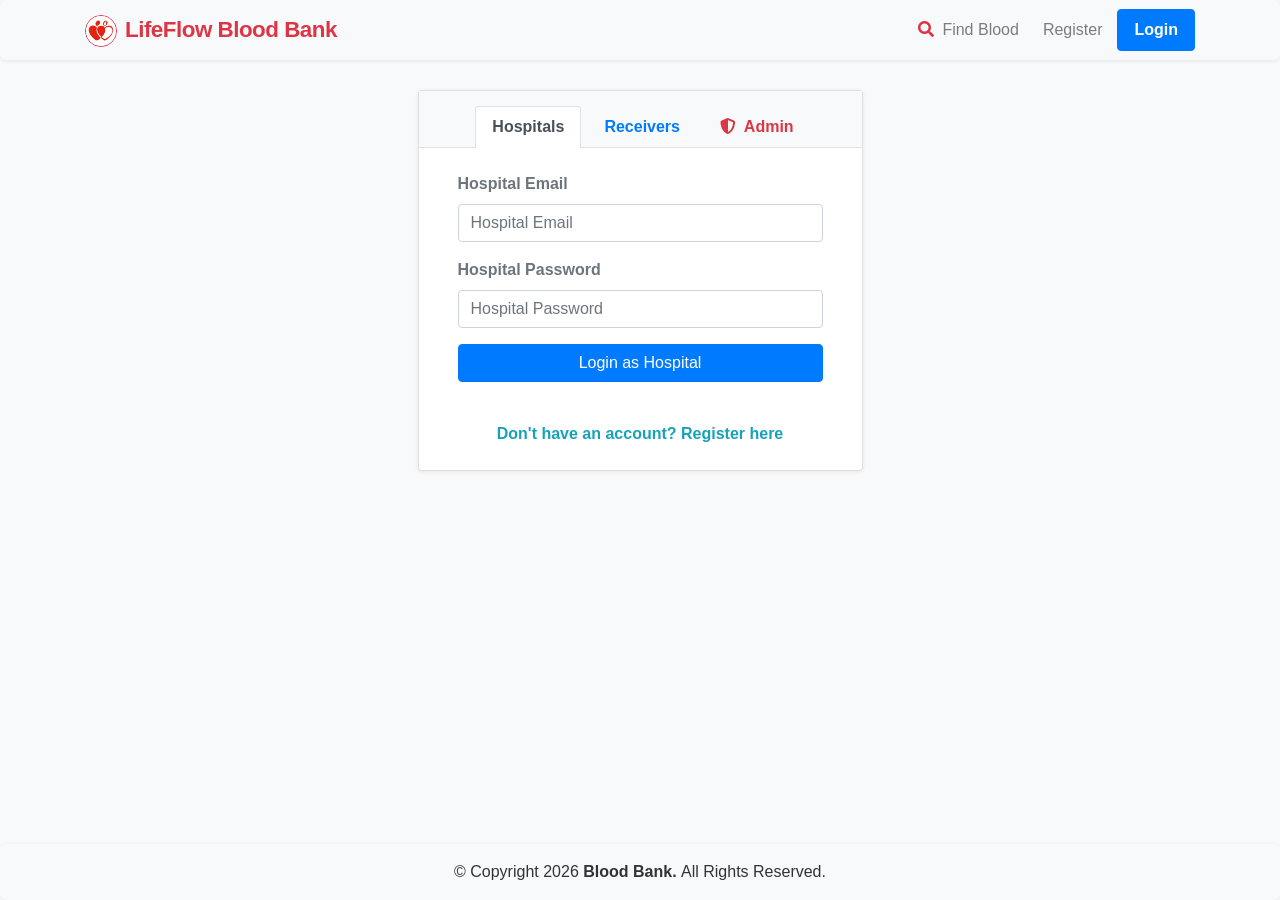
<file: bloodinfo.html>
<!DOCTYPE html>
<html lang="en">
<head>
    <title>Bloodbank | Hospital Blood Inventory</title>
    <meta charset="UTF-8" />
    <meta name="viewport" content="width=device-width, initial-scale=1.0" />
    <meta http-equiv="X-UA-Compatible" content="ie=edge" />
    <link rel="stylesheet" href="https://cdn.jsdelivr.net/npm/bootstrap@4.6.2/dist/css/bootstrap.min.css">
    <link rel="stylesheet" href="https://cdnjs.cloudflare.com/ajax/libs/font-awesome/5.15.4/css/all.min.css">
    <link href="css/style.css" rel="stylesheet"/>
    <link rel="shortcut icon" type="image/jpeg" href="image/favicon.jpg">
</head>
<body>
    <!-- Navigation Bar -->
    <nav id="mainNav" class="navbar navbar-expand-sm navbar-light bg-light sticky-top shadow-sm"></nav>

    <div class="container cont">
        <!-- Message Container -->
        <div id="message-container"></div>

        <div class="row justify-content-center">
            <!-- Add Blood Sample Form -->
            <div class="col-lg-5 col-md-6 col-sm-12 mb-5">
                <div class="card shadow-sm border-0">
                    <div class="card-header bg-white py-3">
                        <h5 class="mb-0 font-weight-bold text-dark"><i class="fas fa-plus-circle text-danger mr-2"></i>Add Blood Group to Hospital Stock</h5>
                    </div>
                    <div class="card-body">
                        <form id="addBloodForm">
                            <a data-toggle="collapse" href="#collapseExample" role="button" aria-expanded="false" aria-controls="collapseExample" class="text-primary font-weight-bold" title="click to see">
                                Standard Collection Guidelines <i class="fas fa-chevron-down small"></i>
                            </a>
                            <div class="collapse my-2 p-2 border rounded bg-light small" id="collapseExample">
                                Blood samples must be verified and screened by authorized phlebotomists and medical technicians. Ensure bags are labeled with batch numbers and stored in certified blood bank refrigeration (2°C - 6°C) before listing units on the portal.
                            </div>
                            <br><br>
                            <div class="form-check mb-3">
                                <input type="checkbox" id="condition" class="form-check-input" required checked>
                                <label class="form-check-label font-weight-bold small" for="condition">I certify these units are screened and tested</label>
                            </div>

                            <div class="form-group mb-3">
                                <label class="font-weight-bold small text-muted">Blood Group *</label>
                                <select class="form-control" id="bgSelect" required>
                                    <option value="" disabled selected>Select Blood Group</option>
                                    <option value="A-">A-</option>
                                    <option value="A+">A+</option>
                                    <option value="B-">B-</option>
                                    <option value="B+">B+</option>
                                    <option value="AB-">AB-</option>
                                    <option value="AB+">AB+</option>
                                    <option value="O-">O-</option>
                                    <option value="O+">O+</option>
                                </select>
                            </div>

                            <div class="form-group mb-4">
                                <label class="font-weight-bold small text-muted">Initial Quantity (Units / Bags) *</label>
                                <input type="number" id="unitsInput" class="form-control" min="1" max="100" value="5" required>
                            </div>

                            <button type="submit" class="btn btn-primary btn-block mb-3 font-weight-bold">
                                <i class="fas fa-save mr-1"></i> Add to Inventory
                            </button>
                            <a href="index.html" class="float-right text-muted small" title="click here">Cancel</a>
                        </form>
                    </div>
                </div>
            </div>

            <!-- Existing Samples in this Hospital -->
            <div class="col-lg-7 col-md-6 col-sm-12 mb-5">
                <div class="card shadow-sm border-0">
                    <div class="card-header bg-white py-3 d-flex justify-content-between align-items-center">
                        <h5 class="mb-0 font-weight-bold text-dark"><i class="fas fa-cubes text-info mr-2"></i>Current Hospital Blood Stock</h5>
                        <span class="badge badge-primary" id="totalStockBadge">0 Total Units</span>
                    </div>
                    <div class="card-body p-0">
                        <div id="noInventoryAlert" class="p-4 text-center" style="display: none;">
                            <div class="text-muted">No blood groups currently in your hospital's stock. Use the form to add items.</div>
                        </div>
                        <div class="table-responsive">
                            <table class="table table-hover table-striped mb-0 text-center">
                                <thead class="thead-light">
                                    <tr>
                                        <th>#</th>
                                        <th>Blood Group</th>
                                        <th>In Stock</th>
                                        <th>Adjust Stock</th>
                                        <th>Action</th>
                                    </tr>
                                </thead>
                                <tbody id="inventoryTableBody">
                                    <!-- Dynamically populated -->
                                </tbody>
                            </table>
                        </div>
                    </div>
                </div>
            </div>
        </div>
    </div>

    <!-- Footer -->
    <footer class="footer text-center bg-light">
        © Copyright <span id="yearSpan"></span> <span class="brand text-danger font-weight-bold">LifeFlow Blood Bank. </span> All Rights Reserved.
    </footer>

    <script src="https://code.jquery.com/jquery-3.5.1.min.js"></script>
    <script src="https://cdn.jsdelivr.net/npm/popper.js@1.16.1/dist/umd/popper.min.js"></script>
    <script src="https://cdn.jsdelivr.net/npm/bootstrap@4.6.2/dist/js/bootstrap.min.js"></script>
    <script src="js/security.js"></script>
    <script src="js/app.js"></script>
    <script>
        // Guard: Hospital access only
        const session = BloodBank.getSession();
        if (!session || session.type !== 'hospital') {
            alert('Please login as a Hospital to access this page.');
            window.location.href = 'login.html';
        }

        BloodBank.initNavbar('bloodinfo');
        BloodBank.initMessages();
        BloodBank.initFooter();

        function renderInventory() {
            const db = BloodBank.getDB();
            const samples = db.bloodinfo.filter(item => item.hid === session.id);
            const tbody = document.getElementById('inventoryTableBody');
            const noAlert = document.getElementById('noInventoryAlert');
            const totalBadge = document.getElementById('totalStockBadge');

            const totalUnits = samples.reduce((acc, curr) => acc + (parseInt(curr.units) || 0), 0);
            totalBadge.textContent = totalUnits + ' Total Units';

            if (samples.length === 0) {
                tbody.innerHTML = '';
                noAlert.style.display = 'block';
                return;
            }

            noAlert.style.display = 'none';
            tbody.innerHTML = samples.map((item, index) => {
                const units = parseInt(item.units) || 0;
                const statusColor = units > 8 ? 'badge-success' : units > 2 ? 'badge-primary' : 'badge-warning';

                return `
                    <tr>
                        <td><strong>${index + 1}</strong></td>
                        <td><span class="badge badge-danger px-3 py-1 font-weight-bold" style="font-size: 1rem;">${BloodBank.escapeHtml(item.bg)}</span></td>
                        <td><span class="badge ${statusColor} px-2 py-1 font-weight-bold">${units} Bags</span></td>
                        <td>
                            <div class="btn-group btn-group-sm">
                                <button class="btn btn-outline-secondary" onclick="adjustUnits(${item.bid}, -1)" title="Decrease Stock by 1">-</button>
                                <button class="btn btn-outline-secondary" onclick="adjustUnits(${item.bid}, 1)" title="Increase Stock by 1">+</button>
                            </div>
                        </td>
                        <td>
                            <button class="btn btn-outline-danger btn-sm" onclick="deleteSample(${item.bid})">
                                <i class="fas fa-trash"></i>
                            </button>
                        </td>
                    </tr>
                `;
            }).join('');
        }

        function adjustUnits(bid, delta) {
            const db = BloodBank.getDB();
            const item = db.bloodinfo.find(b => b.bid === bid);
            if (item) {
                const current = parseInt(item.units) || 0;
                const updated = Math.max(0, current + delta);
                item.units = updated;
                item.lastUpdated = new Date().toISOString().slice(0, 10);
                BloodBank.saveDB(db);
                renderInventory();
            }
        }

        function deleteSample(bid) {
            if (!confirm('Are you sure you want to remove this blood group from inventory?')) return;
            const db = BloodBank.getDB();
            db.bloodinfo = db.bloodinfo.filter(item => item.bid !== bid);
            BloodBank.saveDB(db);
            BloodBank.showBanner("Blood sample removed from inventory.");
            renderInventory();
        }

        document.getElementById('addBloodForm').addEventListener('submit', function (e) {
            e.preventDefault();
            const bg = document.getElementById('bgSelect').value;
            const units = parseInt(document.getElementById('unitsInput').value) || 1;

            if (!bg) {
                BloodBank.showBanner("Please select a blood group.", true);
                return;
            }

            const db = BloodBank.getDB();
            // Check if blood group already exists for this hospital
            const existing = db.bloodinfo.find(b => b.hid === session.id && b.bg === bg);
            if (existing) {
                existing.units = (parseInt(existing.units) || 0) + units;
                existing.lastUpdated = new Date().toISOString().slice(0, 10);
                BloodBank.showBanner("Added " + units + " additional units to existing " + bg + " stock.");
            } else {
                const newBid = db.bloodinfo.length > 0 ? Math.max(...db.bloodinfo.map(b => b.bid)) + 1 : 1;
                db.bloodinfo.push({
                    bid: newBid,
                    hid: session.id,
                    bg: bg,
                    units: units,
                    lastUpdated: new Date().toISOString().slice(0, 10)
                });
                BloodBank.showBanner("Blood group " + bg + " (" + units + " units) added successfully!");
            }

            BloodBank.saveDB(db);
            document.getElementById('addBloodForm').reset();
            document.getElementById('condition').checked = true;
            document.getElementById('unitsInput').value = '5';
            renderInventory();
        });

        renderInventory();
    </script>
</body>
</html>
</file>
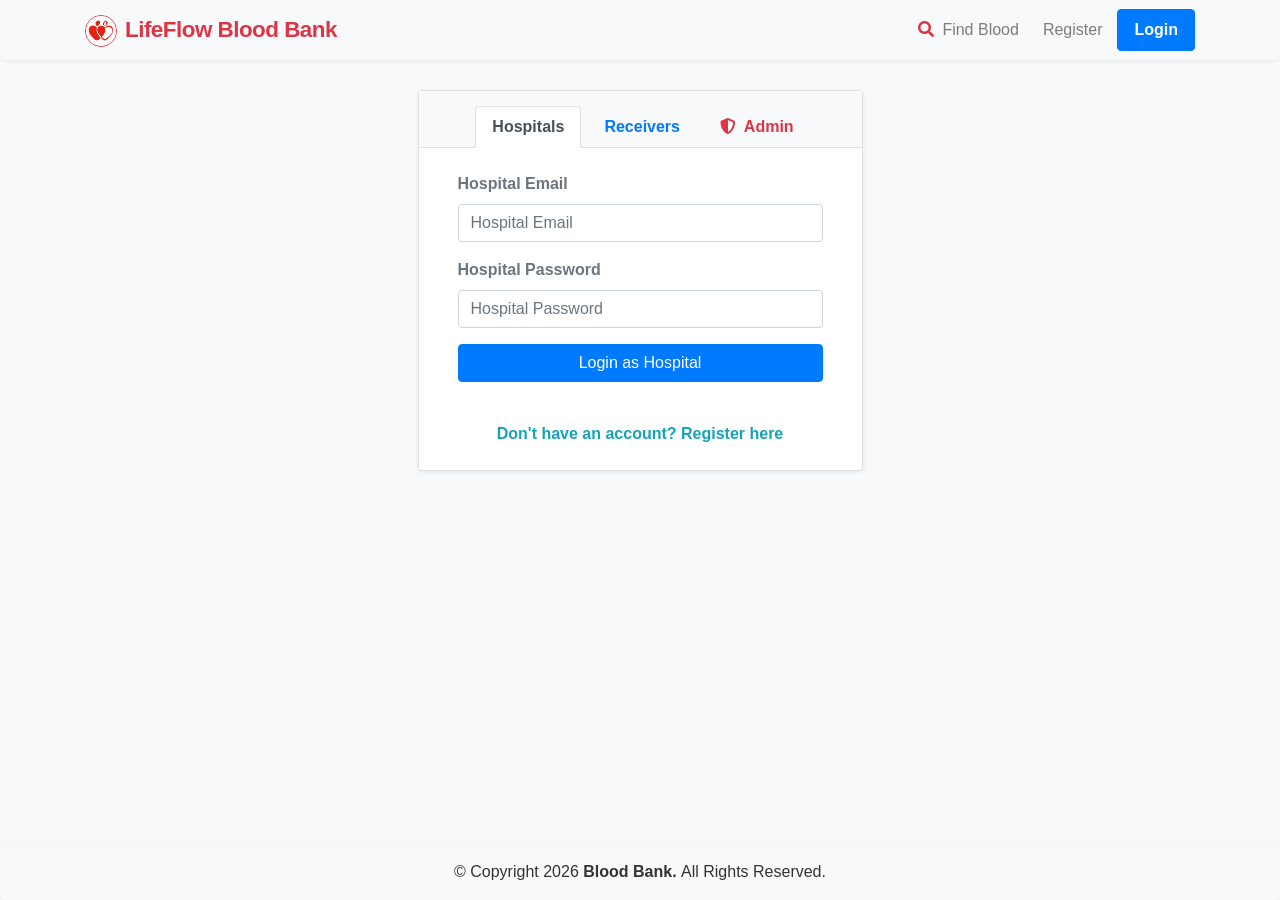
<file: bloodrequest.html>
<!DOCTYPE html>
<html lang="en">
<head>
    <title>Bloodbank | Hospital Blood Requests</title>
    <meta charset="UTF-8" />
    <meta name="viewport" content="width=device-width, initial-scale=1.0" />
    <meta http-equiv="X-UA-Compatible" content="ie=edge" />
    <link rel="stylesheet" href="https://cdn.jsdelivr.net/npm/bootstrap@4.6.2/dist/css/bootstrap.min.css">
    <link rel="stylesheet" href="https://cdnjs.cloudflare.com/ajax/libs/font-awesome/5.15.4/css/all.min.css">
    <link href="css/style.css" rel="stylesheet"/>
    <link rel="shortcut icon" type="image/jpeg" href="image/favicon.jpg">
</head>
<body>
    <!-- Navigation Bar -->
    <nav id="mainNav" class="navbar navbar-expand-sm navbar-light bg-light sticky-top shadow-sm"></nav>

    <div class="container cont">
        <!-- Message Container -->
        <div id="message-container"></div>

        <div class="d-flex justify-content-between align-items-center mb-4">
            <div>
                <h3 class="font-weight-bold text-dark mb-1">
                    <i class="fas fa-inbox text-danger mr-2"></i>Patient Blood Requisitions
                </h3>
                <p class="text-muted mb-0">Incoming blood requests assigned to your hospital</p>
            </div>
            <a href="bloodinfo.html" class="btn btn-outline-danger btn-sm">
                <i class="fas fa-plus mr-1"></i> Manage Blood Stock
            </a>
        </div>

        <div id="noRequestAlert" class="mb-4 text-center" style="display: none;">
            <div class="alert alert-light border py-4">
                <i class="fas fa-check-circle text-success fa-2x mb-2"></i>
                <h5>All caught up!</h5>
                <p class="text-muted mb-0">No pending blood requests for your hospital at this moment.</p>
            </div>
        </div>

        <div class="card shadow-sm border-0 mb-5">
            <div class="card-body p-0">
                <div class="table-responsive">
                    <table class="table table-hover table-striped mb-0 text-center">
                        <thead class="thead-light">
                            <tr>
                                <th>#Req</th>
                                <th>Patient Name</th>
                                <th>Contact Details</th>
                                <th>Blood Group</th>
                                <th>Units</th>
                                <th>Urgency</th>
                                <th>Clinical Reason</th>
                                <th>Status</th>
                                <th colspan="2">Decision Action</th>
                            </tr>
                        </thead>
                        <tbody id="requestsTableBody">
                            <!-- Dynamically populated -->
                        </tbody>
                    </table>
                </div>
            </div>
        </div>
    </div>

    <!-- Footer -->
    <footer class="footer text-center bg-light">
        © Copyright <span id="yearSpan"></span> <span class="brand text-danger font-weight-bold">LifeFlow Blood Bank. </span> All Rights Reserved.
    </footer>

    <script src="https://code.jquery.com/jquery-3.5.1.min.js"></script>
    <script src="https://cdn.jsdelivr.net/npm/popper.js@1.16.1/dist/umd/popper.min.js"></script>
    <script src="https://cdn.jsdelivr.net/npm/bootstrap@4.6.2/dist/js/bootstrap.min.js"></script>
    <script src="js/security.js"></script>
    <script src="js/app.js"></script>
    <script>
        // Guard: Hospital access only
        const session = BloodBank.getSession();
        if (!session || session.type !== 'hospital') {
            alert('Please login as a Hospital to access this page.');
            window.location.href = 'login.html';
        }

        BloodBank.initNavbar('bloodrequest');
        BloodBank.initMessages();
        BloodBank.initFooter();

        function renderRequests() {
            const db = BloodBank.getDB();
            const tbody = document.getElementById('requestsTableBody');
            const noAlert = document.getElementById('noRequestAlert');

            // Join bloodrequest and receivers
            const list = [];
            db.bloodrequest.forEach(req => {
                if (req.hid === session.id) {
                    const receiver = db.receivers.find(r => r.id === req.rid);
                    list.push({
                        reqid: req.reqid,
                        rname: receiver ? receiver.rname : 'Unknown Patient',
                        remail: receiver ? receiver.remail : '-',
                        rcity: receiver ? receiver.rcity : '-',
                        rphone: receiver ? receiver.rphone : '-',
                        emergencyContact: receiver ? receiver.emergencyContact : '-',
                        bg: req.bg,
                        units: req.units || 1,
                        urgency: req.urgency || 'Normal',
                        reason: req.reason || 'Surgical requirement',
                        status: req.status || 'Pending'
                    });
                }
            });

            if (list.length === 0) {
                tbody.innerHTML = '';
                noAlert.style.display = 'block';
                return;
            }

            noAlert.style.display = 'none';
            tbody.innerHTML = list.map((item, index) => {
                let acceptBtn = '';
                let rejectBtn = '';

                if (item.status === 'Accepted') {
                    acceptBtn = `<span class="btn btn-success btn-sm disabled"><i class="fas fa-check mr-1"></i> Accepted</span>`;
                    rejectBtn = `<button class="btn btn-outline-danger btn-sm" onclick="updateDecision(${item.reqid}, 'Rejected')">Reject</button>`;
                } else if (item.status === 'Rejected') {
                    acceptBtn = `<button class="btn btn-outline-success btn-sm" onclick="updateDecision(${item.reqid}, 'Accepted')">Accept</button>`;
                    rejectBtn = `<span class="btn btn-danger btn-sm disabled"><i class="fas fa-times mr-1"></i> Rejected</span>`;
                } else {
                    acceptBtn = `<button class="btn btn-success btn-sm font-weight-bold" onclick="updateDecision(${item.reqid}, 'Accepted')"><i class="fas fa-check mr-1"></i> Accept &amp; Dispatch</button>`;
                    rejectBtn = `<button class="btn btn-danger btn-sm" onclick="updateDecision(${item.reqid}, 'Rejected')"><i class="fas fa-times mr-1"></i> Reject</button>`;
                }

                let urgencyClass = item.urgency === 'Emergency' ? 'badge-danger font-weight-bold' : item.urgency === 'Urgent' ? 'badge-warning' : 'badge-info';

                let statusBadge = item.status === 'Accepted' 
                    ? '<span class="badge badge-success px-2 py-1">Accepted</span>'
                    : item.status === 'Rejected'
                    ? '<span class="badge badge-danger px-2 py-1">Rejected</span>'
                    : '<span class="badge badge-warning px-2 py-1">Pending</span>';

                return `
                    <tr>
                        <td><strong>#${item.reqid}</strong></td>
                        <td class="font-weight-bold text-left">${BloodBank.escapeHtml(item.rname)}</td>
                        <td class="small text-left">
                            <div><i class="fas fa-phone mr-1 text-muted"></i> ${BloodBank.escapeHtml(item.rphone)}</div>
                            <div><i class="fas fa-envelope mr-1 text-muted"></i> <a href="mailto:${BloodBank.escapeHtml(item.remail)}">${BloodBank.escapeHtml(item.remail)}</a></div>
                        </td>
                        <td><span class="badge badge-danger px-2 py-1 font-weight-bold">${BloodBank.escapeHtml(item.bg)}</span></td>
                        <td><strong>${item.units}</strong></td>
                        <td><span class="badge ${urgencyClass} px-2 py-1">${BloodBank.escapeHtml(item.urgency)}</span></td>
                        <td class="small text-left" style="max-width:200px;">${BloodBank.escapeHtml(item.reason)}</td>
                        <td>${statusBadge}</td>
                        <td>${acceptBtn}</td>
                        <td>${rejectBtn}</td>
                    </tr>
                `;
            }).join('');
        }

        function updateDecision(reqid, newStatus) {
            const db = BloodBank.getDB();
            const req = db.bloodrequest.find(r => r.reqid === reqid);
            if (req) {
                req.status = newStatus;
                
                // If accepted, deduct units from hospital inventory if available
                if (newStatus === 'Accepted') {
                    const stock = db.bloodinfo.find(b => b.hid === session.id && b.bg === req.bg);
                    if (stock && stock.units >= req.units) {
                        stock.units -= req.units;
                    }
                }

                BloodBank.saveDB(db);
                BloodBank.showBanner("Request #" + reqid + " has been marked as " + newStatus + ".");
                renderRequests();
            }
        }

        renderRequests();
    </script>
</body>
</html>
</file>
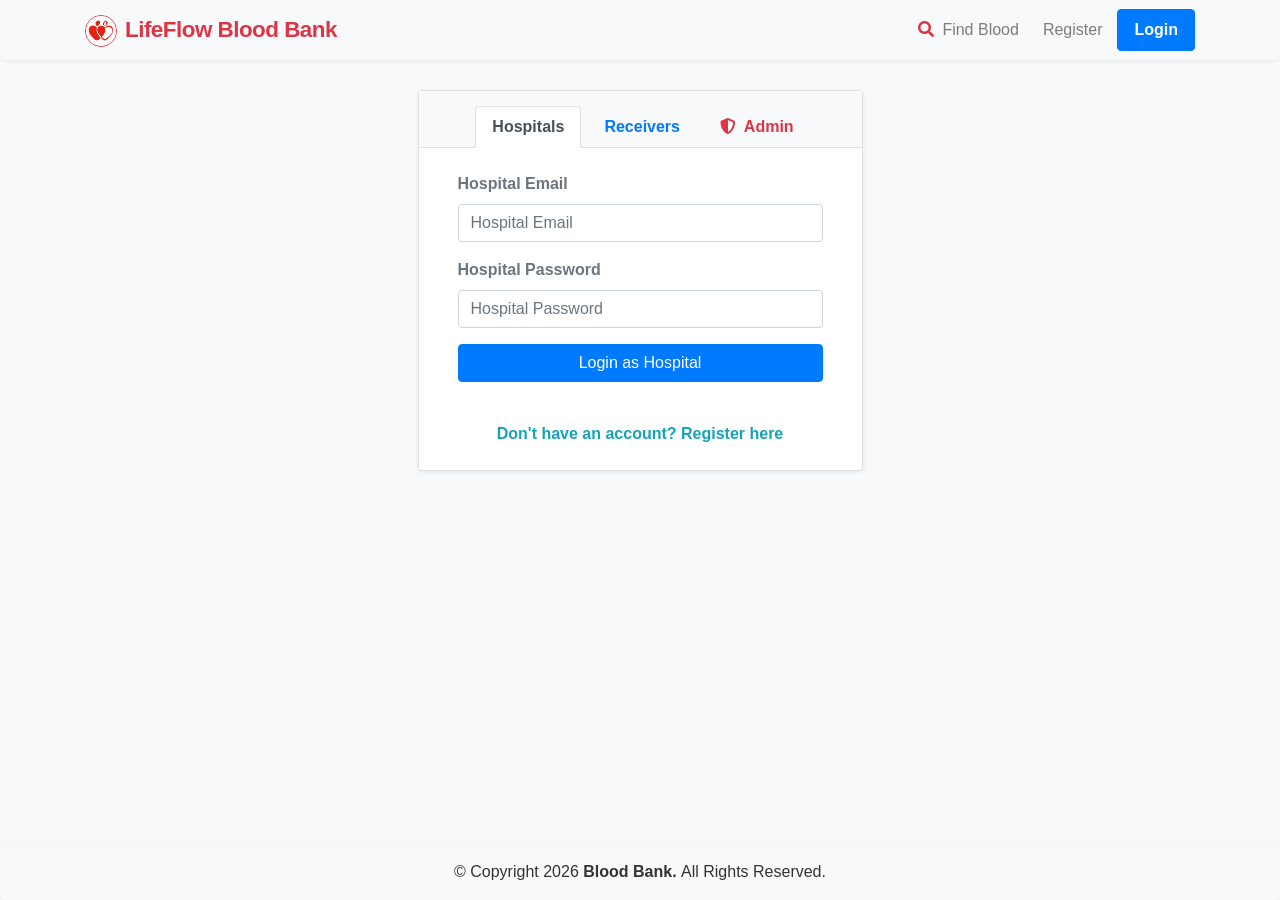
<file: hprofile.html>
<!DOCTYPE html>
<html lang="en">
<head>
    <title>Bloodbank | Hospital Profile</title>
    <meta charset="UTF-8" />
    <meta name="viewport" content="width=device-width, initial-scale=1.0" />
    <meta http-equiv="X-UA-Compatible" content="ie=edge" />
    <link rel="stylesheet" href="https://cdn.jsdelivr.net/npm/bootstrap@4.6.2/dist/css/bootstrap.min.css">
    <link rel="stylesheet" href="https://cdnjs.cloudflare.com/ajax/libs/font-awesome/5.15.4/css/all.min.css">
    <link href="css/style.css" rel="stylesheet"/>
    <link rel="shortcut icon" type="image/jpeg" href="image/favicon.jpg">
</head>
<body>
    <!-- Navigation Bar -->
    <nav id="mainNav" class="navbar navbar-expand-sm navbar-light bg-light sticky-top"></nav>

    <div class="container cont">
        <!-- Message Container -->
        <div id="message-container"></div>

        <div class="row justify-content-center">
            <div class="col-lg-5 col-md-6 col-sm-8 mb-5">
                <div class="card shadow-sm">
                    <div class="text-center pt-4">
                        <img src="image/hospital.png" alt="Hospital Profile Picture" class="rounded-circle shadow-sm" width="80" height="80">
                        <h4 class="mt-2 font-weight-bold" id="profileHeading">Hospital Profile</h4>
                    </div>
                    <div class="card-body px-4">
                        <form id="hprofileForm">
                            <label class="text-muted font-weight-bold">Hospital Name</label>
                            <input type="text" id="profHname" class="form-control mb-3" required>

                            <label class="text-muted font-weight-bold">Hospital Email</label>
                            <input type="email" id="profHemail" class="form-control mb-3" required>

                            <label class="text-muted font-weight-bold">Hospital Password</label>
                            <input type="text" id="profHpassword" class="form-control mb-3" required>

                            <label class="text-muted font-weight-bold">Hospital Phone Number</label>
                            <input type="text" id="profHphone" class="form-control mb-3" required>

                            <label class="text-muted font-weight-bold">Hospital City</label>
                            <input type="text" id="profHcity" class="form-control mb-4" required>

                            <button type="submit" class="btn btn-block btn-primary mb-3">Update Profile</button>
                        </form>
                    </div>
                    <div class="text-center pb-4">
                        <a href="index.html" class="text-secondary font-weight-bold">Cancel</a>
                    </div>
                </div>
            </div>
        </div>
    </div>

    <!-- Footer -->
    <footer class="footer text-center bg-light">
        © Copyright <span id="yearSpan"></span> <span class="brand">Blood Bank. </span> All Rights Reserved.
    </footer>

    <script src="https://code.jquery.com/jquery-3.5.1.min.js"></script>
    <script src="https://cdn.jsdelivr.net/npm/popper.js@1.16.1/dist/umd/popper.min.js"></script>
    <script src="https://cdn.jsdelivr.net/npm/bootstrap@4.6.2/dist/js/bootstrap.min.js"></script>
    <script src="js/security.js"></script>
    <script src="js/app.js"></script>
    <script>
        // Guard: Hospital access only
        const session = BloodBank.getSession();
        if (!session || session.type !== 'hospital') {
            alert('Please login as a Hospital to access this page.');
            window.location.href = 'login.html';
        }

        BloodBank.initNavbar('hprofile');
        BloodBank.initMessages();
        BloodBank.initFooter();

        function loadProfile() {
            const db = BloodBank.getDB();
            const hospital = db.hospitals.find(h => h.id === session.id);
            if (!hospital) {
                alert('Hospital profile not found.');
                BloodBank.logout();
                return;
            }

            document.getElementById('profileHeading').textContent = hospital.hname;
            document.getElementById('profHname').value = hospital.hname || '';
            document.getElementById('profHemail').value = hospital.hemail || '';
            document.getElementById('profHpassword').value = hospital.hpassword || '';
            document.getElementById('profHphone').value = hospital.hphone || '';
            document.getElementById('profHcity').value = hospital.hcity || '';
        }

        document.getElementById('hprofileForm').addEventListener('submit', function (e) {
            e.preventDefault();
            const hname = document.getElementById('profHname').value.trim();
            const hemail = document.getElementById('profHemail').value.trim();
            const hpassword = document.getElementById('profHpassword').value;
            const hphone = document.getElementById('profHphone').value.trim();
            const hcity = document.getElementById('profHcity').value.trim();

            const db = BloodBank.getDB();
            const hospital = db.hospitals.find(h => h.id === session.id);
            if (hospital) {
                hospital.hname = hname;
                hospital.hemail = hemail;
                hospital.hpassword = hpassword;
                hospital.hphone = hphone;
                hospital.hcity = hcity;
                BloodBank.saveDB(db);

                // Update active session name
                session.name = hname;
                session.email = hemail;
                BloodBank.setSession(session);

                BloodBank.showBanner("Your profile is updated successfully.");
                BloodBank.initNavbar('hprofile');
                document.getElementById('profileHeading').textContent = hname;
            }
        });

        loadProfile();
    </script>
</body>
</html>
</file>
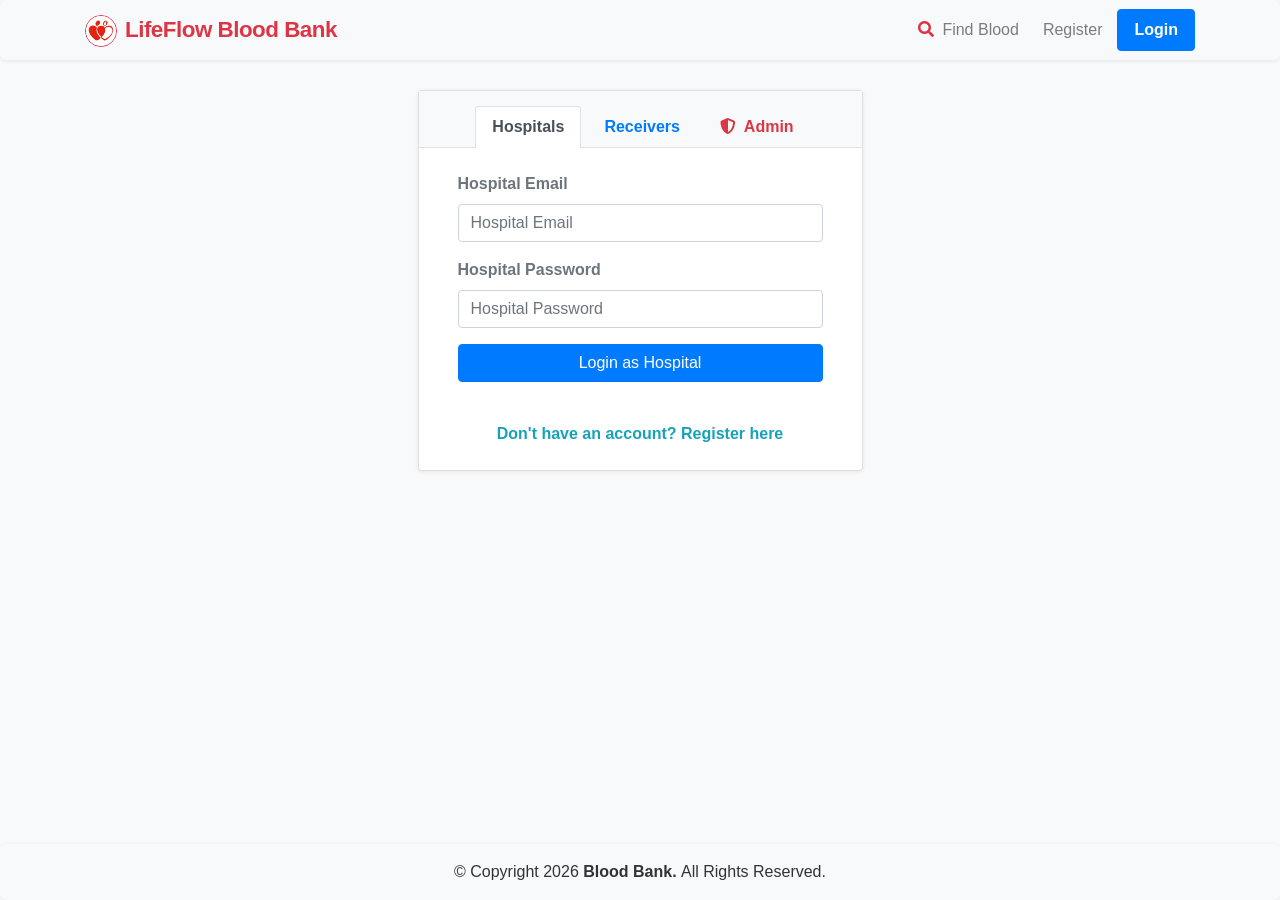
<file: login.html>
<!DOCTYPE html>
<html lang="en">
<head>
    <meta charset="UTF-8" />
    <meta name="viewport" content="width=device-width, initial-scale=1.0" />
    <meta http-equiv="X-UA-Compatible" content="ie=edge" />

    <!-- SEO Meta Tags -->
    <title>Portal Sign In | LifeFlow Blood Bank Network</title>
    <meta name="description" content="Secure login portal for partner hospitals, recipients, and system administrators." />
    <meta name="robots" content="index, follow" />
    <link rel="canonical" href="https://ksomesha13-cpu.github.io/bloodbank-lifeflow/login.html" />

    <link rel="stylesheet" href="https://cdn.jsdelivr.net/npm/bootstrap@4.6.2/dist/css/bootstrap.min.css">
    <link rel="stylesheet" href="https://cdnjs.cloudflare.com/ajax/libs/font-awesome/5.15.4/css/all.min.css">
    <link href="css/style.css" rel="stylesheet"/>
    <link rel="shortcut icon" type="image/jpeg" href="image/favicon.jpg">
</head>
<body>
    <!-- Navigation Bar -->
    <nav id="mainNav" class="navbar navbar-expand-sm navbar-light bg-light sticky-top"></nav>

    <div class="container cont">
        <!-- Message Container -->
        <div id="message-container"></div>

        <div class="row justify-content-center">
            <div class="col-lg-5 col-md-6 col-sm-8 mb-5">
                <div class="card rounded">
                    <ul class="nav nav-tabs justify-content-center bg-light" style="padding: 15px 10px 0 10px;">
                        <li class="nav-item">
                            <a class="nav-link active font-weight-bold" data-toggle="tab" href="#hospitals">Hospitals</a>
                        </li>
                        <li class="nav-item">
                            <a class="nav-link font-weight-bold" data-toggle="tab" href="#receivers">Receivers</a>
                        </li>
                        <li class="nav-item">
                            <a class="nav-link font-weight-bold text-danger" data-toggle="tab" href="#admin">
                                <i class="fas fa-shield-alt mr-1"></i> Admin
                            </a>
                        </li>
                    </ul>

                    <div class="tab-content p-4">
                        <!-- Hospital Login Pane -->
                        <div class="tab-pane container active" id="hospitals">
                            <form id="hospitalLoginForm">
                                <label class="text-muted font-weight-bold">Hospital Email</label>
                                <input type="email" id="hemail" name="hemail" placeholder="Hospital Email" class="form-control mb-3" required>
                                <label class="text-muted font-weight-bold">Hospital Password</label>
                                <input type="password" id="hpassword" name="hpassword" placeholder="Hospital Password" class="form-control mb-3" required>
                                <button type="submit" class="btn btn-primary btn-block mb-3">Login as Hospital</button>
                            </form>
                        </div>

                        <!-- Receiver Login Pane -->
                        <div class="tab-pane container fade" id="receivers">
                            <form id="receiverLoginForm">
                                <label class="text-muted font-weight-bold">Receiver Email</label>
                                <input type="email" id="remail" name="remail" placeholder="Receiver Email" class="form-control mb-3" required>
                                <label class="text-muted font-weight-bold">Receiver Password</label>
                                <input type="password" id="rpassword" name="rpassword" placeholder="Receiver Password" class="form-control mb-3" required>
                                <button type="submit" class="btn btn-primary btn-block mb-3">Login as Receiver</button>
                            </form>
                        </div>

                        <!-- Admin Login Pane -->
                        <div class="tab-pane container fade" id="admin">
                            <form id="adminLoginForm">
                                <label class="text-muted font-weight-bold">Admin Email</label>
                                <input type="email" id="aemail" name="aemail" placeholder="Administrator Email" class="form-control mb-3" required>
                                <label class="text-muted font-weight-bold">Admin Password</label>
                                <input type="password" id="apassword" name="apassword" placeholder="Administrator Password" class="form-control mb-3" required>
                                <button type="submit" class="btn btn-danger btn-block mb-3">Login as Administrator</button>
                            </form>
                        </div>
                    </div>

                    <div class="text-center pb-4">
                        <a href="register.html" class="text-info font-weight-bold" title="Click here to register">Don't have an account? Register here</a>
                    </div>
                </div>
            </div>
        </div>
    </div>

    <!-- Footer -->
    <footer class="footer text-center bg-light">
        © Copyright <span id="yearSpan"></span> <span class="brand">Blood Bank. </span> All Rights Reserved.
    </footer>

    <script src="https://code.jquery.com/jquery-3.5.1.min.js"></script>
    <script src="https://cdn.jsdelivr.net/npm/popper.js@1.16.1/dist/umd/popper.min.js"></script>
    <script src="https://cdn.jsdelivr.net/npm/bootstrap@4.6.2/dist/js/bootstrap.min.js"></script>
    <script src="js/security.js"></script>
    <script src="js/app.js"></script>
    <script>
        // Check if already logged in
        const currentSession = BloodBank.getSession();
        if (currentSession) {
            if (currentSession.type === 'admin') {
                window.location.href = 'admin.html';
            } else if (currentSession.type === 'hospital') {
                window.location.href = 'bloodrequest.html';
            } else if (currentSession.type === 'receiver') {
                window.location.href = 'sentrequest.html';
            }
        }

        BloodBank.initNavbar('login');
        BloodBank.initMessages();
        BloodBank.initFooter();

        // Admin Login Handler
        document.getElementById('adminLoginForm').addEventListener('submit', async function (e) {
            e.preventDefault();
            const email = document.getElementById('aemail').value.trim();
            const password = document.getElementById('apassword').value;

            // Background Brute-Force Rate Limit Check
            const attemptCheck = CyberSecurity.checkLoginAttempt(email);
            if (!attemptCheck.allowed) {
                BloodBank.showBanner(attemptCheck.message, true);
                return;
            }

            const db = BloodBank.getDB();
            const admin = db.admin || { email: 'admin@bloodbank.com', password: 'admin', name: 'System Administrator' };

            const isMatch = (email.toLowerCase() === admin.email.toLowerCase()) && (await CyberSecurity.verifyPassword(password, admin.password));

            if (isMatch) {
                CyberSecurity.recordSuccessfulLogin(email, 'Administrator');
                BloodBank.setSession({
                    type: 'admin',
                    name: admin.name || 'System Administrator',
                    email: admin.email,
                    sessionToken: CyberSecurity.generateSecureToken(),
                    lastActive: Date.now()
                });
                window.location.href = 'admin.html?msg=' + encodeURIComponent('Authenticated securely as Administrator.');
            } else {
                const failRecord = CyberSecurity.recordFailedLogin(email);
                const settings = CyberSecurity.getSettings();
                const remaining = Math.max(0, settings.maxFailedAttempts - failRecord.count);
                if (failRecord.lockedUntil) {
                    BloodBank.showBanner(`Security Alert: Account locked for ${settings.lockoutDurationMinutes} minutes due to excessive failed attempts.`, true);
                } else {
                    BloodBank.showBanner(`Invalid credentials. ${remaining} attempt(s) remaining before security lockout.`, true);
                }
            }
        });

        // Hospital Login Handler
        document.getElementById('hospitalLoginForm').addEventListener('submit', async function (e) {
            e.preventDefault();
            const email = document.getElementById('hemail').value.trim();
            const password = document.getElementById('hpassword').value;

            // Background Brute-Force Rate Limit Check
            const attemptCheck = CyberSecurity.checkLoginAttempt(email);
            if (!attemptCheck.allowed) {
                BloodBank.showBanner(attemptCheck.message, true);
                return;
            }

            const db = BloodBank.getDB();
            const hospital = db.hospitals.find(h => h.hemail.toLowerCase() === email.toLowerCase());

            if (hospital && (await CyberSecurity.verifyPassword(password, hospital.hpassword))) {
                CyberSecurity.recordSuccessfulLogin(email, 'Hospital');
                BloodBank.setSession({
                    type: 'hospital',
                    id: hospital.id,
                    name: hospital.hname,
                    email: hospital.hemail,
                    sessionToken: CyberSecurity.generateSecureToken(),
                    lastActive: Date.now()
                });
                window.location.href = 'bloodrequest.html?msg=' + encodeURIComponent(hospital.hname + ' have logged in securely.');
            } else {
                const failRecord = CyberSecurity.recordFailedLogin(email);
                const settings = CyberSecurity.getSettings();
                const remaining = Math.max(0, settings.maxFailedAttempts - failRecord.count);
                if (failRecord.lockedUntil) {
                    BloodBank.showBanner(`Security Alert: Account locked for ${settings.lockoutDurationMinutes} minutes due to excessive failed attempts.`, true);
                } else {
                    BloodBank.showBanner(`Wrong email or password. ${remaining} attempt(s) remaining before security lockout.`, true);
                }
            }
        });

        // Receiver Login Handler
        document.getElementById('receiverLoginForm').addEventListener('submit', async function (e) {
            e.preventDefault();
            const email = document.getElementById('remail').value.trim();
            const password = document.getElementById('rpassword').value;

            // Background Brute-Force Rate Limit Check
            const attemptCheck = CyberSecurity.checkLoginAttempt(email);
            if (!attemptCheck.allowed) {
                BloodBank.showBanner(attemptCheck.message, true);
                return;
            }

            const db = BloodBank.getDB();
            const receiver = db.receivers.find(r => r.remail.toLowerCase() === email.toLowerCase());

            if (receiver && (await CyberSecurity.verifyPassword(password, receiver.rpassword))) {
                CyberSecurity.recordSuccessfulLogin(email, 'Recipient');
                BloodBank.setSession({
                    type: 'receiver',
                    id: receiver.id,
                    name: receiver.rname,
                    email: receiver.remail,
                    sessionToken: CyberSecurity.generateSecureToken(),
                    lastActive: Date.now()
                });
                window.location.href = 'sentrequest.html?msg=' + encodeURIComponent(receiver.rname + ' have logged in securely.');
            } else {
                const failRecord = CyberSecurity.recordFailedLogin(email);
                const settings = CyberSecurity.getSettings();
                const remaining = Math.max(0, settings.maxFailedAttempts - failRecord.count);
                if (failRecord.lockedUntil) {
                    BloodBank.showBanner(`Security Alert: Account locked for ${settings.lockoutDurationMinutes} minutes due to excessive failed attempts.`, true);
                } else {
                    BloodBank.showBanner(`Wrong email or password. ${remaining} attempt(s) remaining before security lockout.`, true);
                }
            }
        });
    </script>
</body>
</html>
</file>
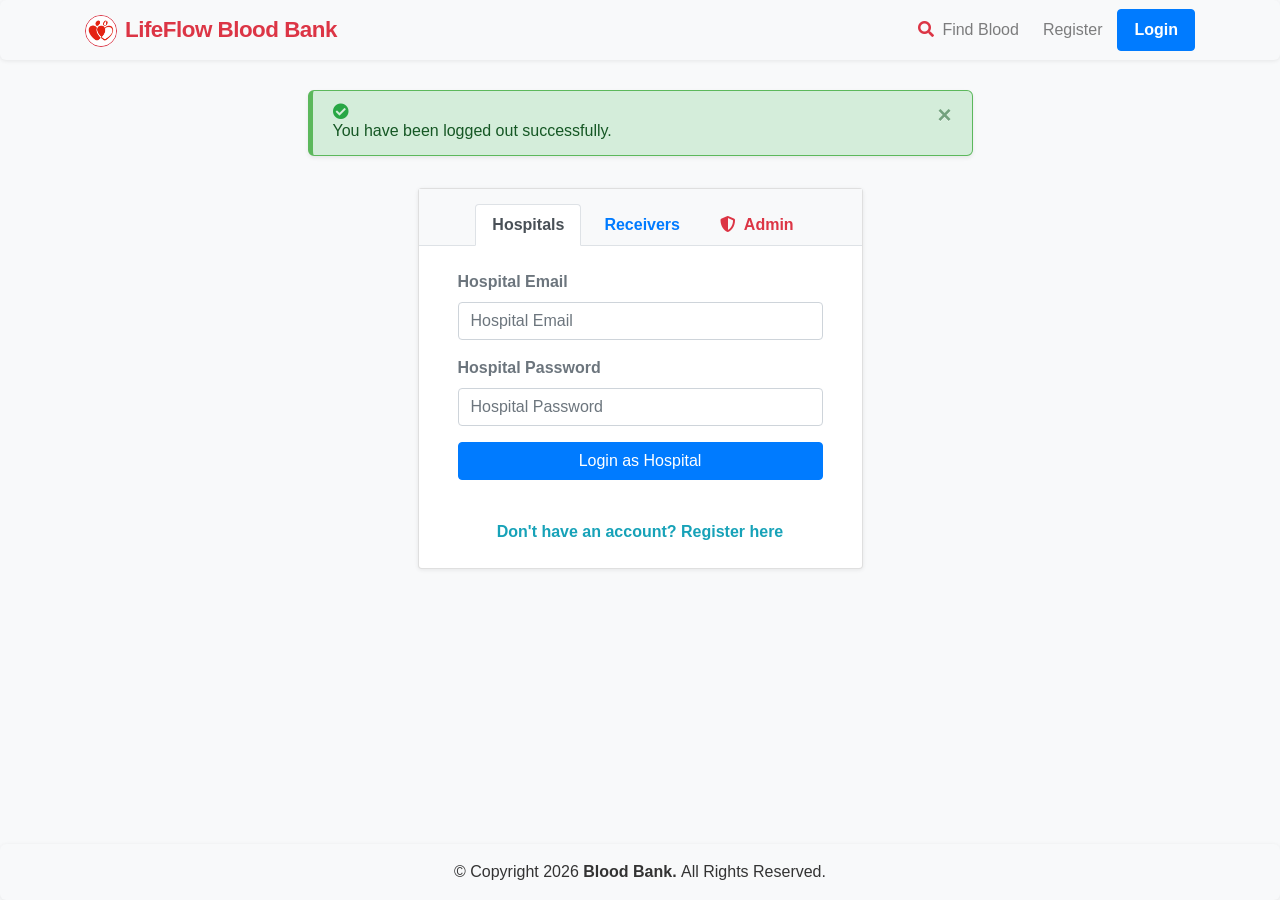
<file: logout.html>
<!DOCTYPE html>
<html lang="en">
<head>
    <title>Bloodbank | Logout</title>
    <meta charset="UTF-8" />
    <meta http-equiv="refresh" content="1;url=login.html?msg=You have been logged out successfully.">
    <link rel="stylesheet" href="https://cdn.jsdelivr.net/npm/bootstrap@4.6.2/dist/css/bootstrap.min.css">
</head>
<body class="bg-light text-center py-5">
    <div class="container">
        <h3 class="mb-3 text-muted">Logging out...</h3>
        <p>Redirecting to login page...</p>
    </div>
    <script src="js/app.js"></script>
    <script>
        BloodBank.logout();
    </script>
</body>
</html>
</file>
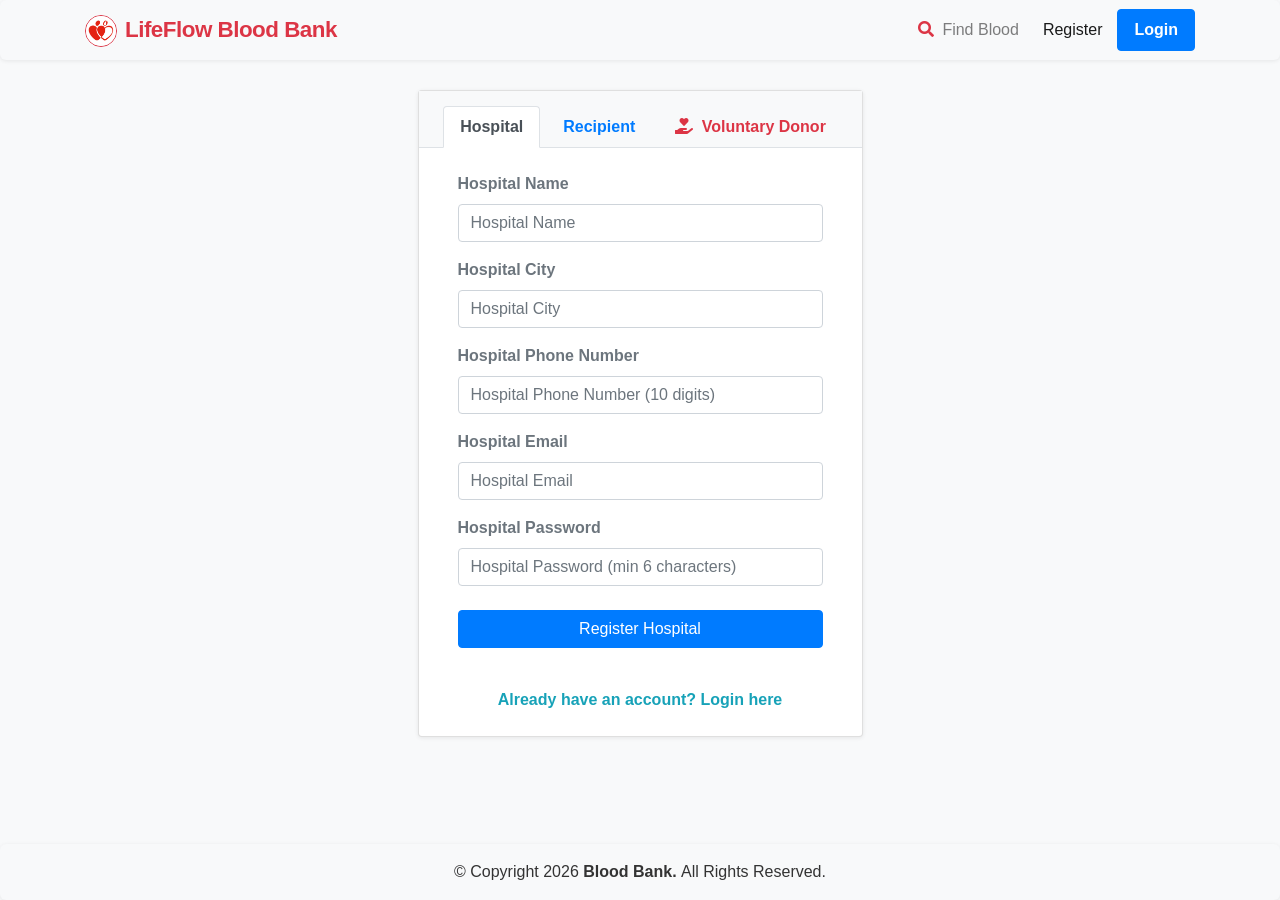
<file: register.html>
<!DOCTYPE html>
<html lang="en">
<head>
    <meta charset="UTF-8" />
    <meta name="viewport" content="width=device-width, initial-scale=1.0" />
    <meta http-equiv="X-UA-Compatible" content="ie=edge" />

    <!-- SEO Meta Tags -->
    <title>Register as a Blood Donor or Partner Hospital | LifeFlow</title>
    <meta name="description" content="Join the LifeFlow network. Register as a voluntary blood donor, enroll as a partner hospital, or register as a recipient for emergency blood matching." />
    <meta name="keywords" content="register blood donor, donate blood, volunteer blood donation, hospital blood bank enrollment, recipient registration, save lives" />
    <meta name="robots" content="index, follow" />
    <link rel="canonical" href="https://ksomesha13-cpu.github.io/bloodbank-lifeflow/register.html" />

    <link rel="stylesheet" href="https://cdn.jsdelivr.net/npm/bootstrap@4.6.2/dist/css/bootstrap.min.css">
    <link rel="stylesheet" href="https://cdnjs.cloudflare.com/ajax/libs/font-awesome/5.15.4/css/all.min.css">
    <link href="css/style.css" rel="stylesheet"/>
    <link rel="shortcut icon" type="image/jpeg" href="image/favicon.jpg">
</head>
<body>
    <!-- Navigation Bar -->
    <nav id="mainNav" class="navbar navbar-expand-sm navbar-light bg-light sticky-top"></nav>

    <div class="container cont">
        <!-- Message Container -->
        <div id="message-container"></div>

        <div class="row justify-content-center">
            <div class="col-lg-5 col-md-6 col-sm-8 mb-5">
                <div class="card rounded">
                    <ul class="nav nav-tabs justify-content-center bg-light" style="padding: 15px 10px 0 10px;">
                        <li class="nav-item">
                            <a class="nav-link active font-weight-bold" data-toggle="tab" href="#hospitals">Hospital</a>
                        </li>
                        <li class="nav-item">
                            <a class="nav-link font-weight-bold" data-toggle="tab" href="#receivers">Recipient</a>
                        </li>
                        <li class="nav-item">
                            <a class="nav-link font-weight-bold text-danger" data-toggle="tab" href="#donors">
                                <i class="fas fa-hand-holding-heart mr-1"></i> Voluntary Donor
                            </a>
                        </li>
                    </ul>

                    <div class="tab-content p-4">
                        <!-- Hospital Registration Pane -->
                        <div class="tab-pane container active" id="hospitals">
                            <form id="hospitalRegForm">
                                <label class="text-muted font-weight-bold">Hospital Name</label>
                                <input type="text" id="regHname" placeholder="Hospital Name" class="form-control mb-3" required>
                                
                                <label class="text-muted font-weight-bold">Hospital City</label>
                                <input type="text" id="regHcity" placeholder="Hospital City" class="form-control mb-3" required>
                                
                                <label class="text-muted font-weight-bold">Hospital Phone Number</label>
                                <input type="tel" id="regHphone" placeholder="Hospital Phone Number (10 digits)" class="form-control mb-3" required pattern="[0,6-9]{1}[0-9]{9,11}" title="Phone must start with 0, 6, 7, 8, or 9 and have 10 to 12 digits">
                                
                                <label class="text-muted font-weight-bold">Hospital Email</label>
                                <input type="email" id="regHemail" placeholder="Hospital Email" class="form-control mb-3" required>
                                
                                <label class="text-muted font-weight-bold">Hospital Password</label>
                                <input type="password" id="regHpassword" placeholder="Hospital Password (min 6 characters)" class="form-control mb-4" required minlength="6">
                                
                                <button type="submit" class="btn btn-primary btn-block mb-3">Register Hospital</button>
                            </form>
                        </div>

                        <!-- Receiver Registration Pane -->
                        <div class="tab-pane container fade" id="receivers">
                            <form id="receiverRegForm">
                                <label class="text-muted font-weight-bold">Receiver Name</label>
                                <input type="text" id="regRname" placeholder="Receiver Name" class="form-control mb-3" required>
                                
                                <label class="text-muted font-weight-bold">Blood Group</label>
                                <select id="regRbg" class="form-control mb-3" required>
                                    <option value="" disabled selected>Select Blood Group</option>
                                    <option value="A+">A+</option>
                                    <option value="A-">A-</option>
                                    <option value="B+">B+</option>
                                    <option value="B-">B-</option>
                                    <option value="AB+">AB+</option>
                                    <option value="AB-">AB-</option>
                                    <option value="O+">O+</option>
                                    <option value="O-">O-</option>
                                </select>
                                
                                <label class="text-muted font-weight-bold">Receiver City</label>
                                <input type="text" id="regRcity" placeholder="Receiver City" class="form-control mb-3" required>
                                
                                <label class="text-muted font-weight-bold">Receiver Phone Number</label>
                                <input type="tel" id="regRphone" placeholder="Receiver Phone Number (10 digits)" class="form-control mb-3" required pattern="[0,6-9]{1}[0-9]{9,11}" title="Phone must start with 0, 6, 7, 8, or 9 and have 10 to 12 digits">
                                
                                <label class="text-muted font-weight-bold">Receiver Email</label>
                                <input type="email" id="regRemail" placeholder="Receiver Email" class="form-control mb-3" required>
                                
                                <label class="text-muted font-weight-bold">Receiver Password</label>
                                <input type="password" id="regRpassword" placeholder="Receiver Password (min 6 characters)" class="form-control mb-4" required minlength="6">
                                
                                <button type="submit" class="btn btn-primary btn-block mb-3">Register Receiver</button>
                            </form>
                        </div>

                        <!-- Donor Registration Pane -->
                        <div class="tab-pane container fade" id="donors">
                            <form id="donorRegForm">
                                <label class="text-muted font-weight-bold">Donor Full Name</label>
                                <input type="text" id="regDname" placeholder="Your Full Name" class="form-control mb-3" required>

                                <label class="text-muted font-weight-bold">Blood Group</label>
                                <select id="regDbg" class="form-control mb-3" required>
                                    <option value="" disabled selected>Select Your Blood Group</option>
                                    <option value="A+">A+</option>
                                    <option value="A-">A-</option>
                                    <option value="B+">B+</option>
                                    <option value="B-">B-</option>
                                    <option value="AB+">AB+</option>
                                    <option value="AB-">AB-</option>
                                    <option value="O+">O+</option>
                                    <option value="O-">O-</option>
                                </select>

                                <div class="form-row">
                                    <div class="form-group col-md-6">
                                        <label class="text-muted font-weight-bold">Age</label>
                                        <input type="number" id="regDage" placeholder="Age" min="18" max="65" class="form-control mb-3" required value="24">
                                    </div>
                                    <div class="form-group col-md-6">
                                        <label class="text-muted font-weight-bold">Gender</label>
                                        <select id="regDgender" class="form-control mb-3">
                                            <option value="Male">Male</option>
                                            <option value="Female">Female</option>
                                            <option value="Other">Other</option>
                                        </select>
                                    </div>
                                </div>

                                <label class="text-muted font-weight-bold">City</label>
                                <input type="text" id="regDcity" placeholder="e.g. Delhi, Mumbai" class="form-control mb-3" required>

                                <label class="text-muted font-weight-bold">Contact Phone Number</label>
                                <input type="tel" id="regDphone" placeholder="Phone Number" class="form-control mb-3" required>

                                <label class="text-muted font-weight-bold">Email Address</label>
                                <input type="email" id="regDemail" placeholder="Email Address" class="form-control mb-4" required>

                                <button type="submit" class="btn btn-danger btn-block mb-3 font-weight-bold">
                                    <i class="fas fa-heart mr-1"></i> Register as Voluntary Donor
                                </button>
                            </form>
                        </div>
                    </div>

                    <div class="text-center pb-4">
                        <a href="login.html" class="text-info font-weight-bold" title="Click here to login">Already have an account? Login here</a>
                    </div>
                </div>
            </div>
        </div>
    </div>

    <!-- Footer -->
    <footer class="footer text-center bg-light">
        © Copyright <span id="yearSpan"></span> <span class="brand">Blood Bank. </span> All Rights Reserved.
    </footer>

    <script src="https://code.jquery.com/jquery-3.5.1.min.js"></script>
    <script src="https://cdn.jsdelivr.net/npm/popper.js@1.16.1/dist/umd/popper.min.js"></script>
    <script src="https://cdn.jsdelivr.net/npm/bootstrap@4.6.2/dist/js/bootstrap.min.js"></script>
    <script src="js/security.js"></script>
    <script src="js/app.js"></script>
    <script>
        // Check if already logged in
        const currentSession = BloodBank.getSession();
        if (currentSession) {
            if (currentSession.type === 'hospital') {
                window.location.href = 'bloodrequest.html';
            } else if (currentSession.type === 'receiver') {
                window.location.href = 'sentrequest.html';
            }
        }

        BloodBank.initNavbar('register');
        BloodBank.initMessages();
        BloodBank.initFooter();

        // Hospital Registration
        document.getElementById('hospitalRegForm').addEventListener('submit', function (e) {
            e.preventDefault();
            const hname = document.getElementById('regHname').value.trim();
            const hcity = document.getElementById('regHcity').value.trim();
            const hphone = document.getElementById('regHphone').value.trim();
            const hemail = document.getElementById('regHemail').value.trim().toLowerCase();
            const hpassword = document.getElementById('regHpassword').value;

            const db = BloodBank.getDB();
            if (db.hospitals.some(h => h.hemail.toLowerCase() === hemail)) {
                BloodBank.showBanner("Hospital with this email already exists.", true);
                return;
            }

            const newId = db.hospitals.length > 0 ? Math.max(...db.hospitals.map(h => h.id)) + 1 : 1;
            const newHospital = { id: newId, hname, hemail, hpassword, hphone, hcity };
            db.hospitals.push(newHospital);
            BloodBank.saveDB(db);

            // Log in as new hospital
            BloodBank.setSession({
                type: 'hospital',
                id: newId,
                name: hname,
                email: hemail
            });

            window.location.href = 'bloodrequest.html?msg=' + encodeURIComponent('You have registered and logged in successfully.');
        });

        // Receiver Registration
        document.getElementById('receiverRegForm').addEventListener('submit', function (e) {
            e.preventDefault();
            const rname = document.getElementById('regRname').value.trim();
            const rbg = document.getElementById('regRbg').value;
            const rcity = document.getElementById('regRcity').value.trim();
            const rphone = document.getElementById('regRphone').value.trim();
            const remail = document.getElementById('regRemail').value.trim().toLowerCase();
            const rpassword = document.getElementById('regRpassword').value;

            if (!rbg) {
                BloodBank.showBanner("Please select your blood group.", true);
                return;
            }

            const db = BloodBank.getDB();
            if (db.receivers.some(r => r.remail.toLowerCase() === remail)) {
                BloodBank.showBanner("Receiver with this email already exists.", true);
                return;
            }

            const newId = db.receivers.length > 0 ? Math.max(...db.receivers.map(r => r.id)) + 1 : 1;
            const newReceiver = { id: newId, rname, remail, rpassword, rphone, rbg, rcity };
            db.receivers.push(newReceiver);
            BloodBank.saveDB(db);

            // Log in as new receiver
            BloodBank.setSession({
                type: 'receiver',
                id: newId,
                name: rname,
                email: remail
            });

            window.location.href = 'sentrequest.html?msg=' + encodeURIComponent('You have registered and logged in successfully.');
        });

        // Donor Registration Handler
        document.getElementById('donorRegForm').addEventListener('submit', function (e) {
            e.preventDefault();
            const dname = document.getElementById('regDname').value.trim();
            const dbg = document.getElementById('regDbg').value;
            const dage = parseInt(document.getElementById('regDage').value) || 24;
            const dgender = document.getElementById('regDgender').value;
            const dcity = document.getElementById('regDcity').value.trim();
            const dphone = document.getElementById('regDphone').value.trim();
            const demail = document.getElementById('regDemail').value.trim().toLowerCase();

            const db = BloodBank.getDB();
            if (!db.donors) db.donors = [];

            const newId = db.donors.length > 0 ? Math.max(...db.donors.map(d => d.id)) + 1 : 1;
            db.donors.push({
                id: newId,
                dname,
                dbg,
                dage,
                dgender,
                dcity,
                dphone,
                demail,
                lastDonation: new Date().toISOString().slice(0, 10),
                status: 'Eligible',
                unitsDonated: 1
            });

            BloodBank.saveDB(db);
            window.location.href = 'index.html?msg=' + encodeURIComponent('Thank you, ' + dname + '! You have been registered as a verified voluntary donor.');
        });
    </script>
</body>
</html>
</file>
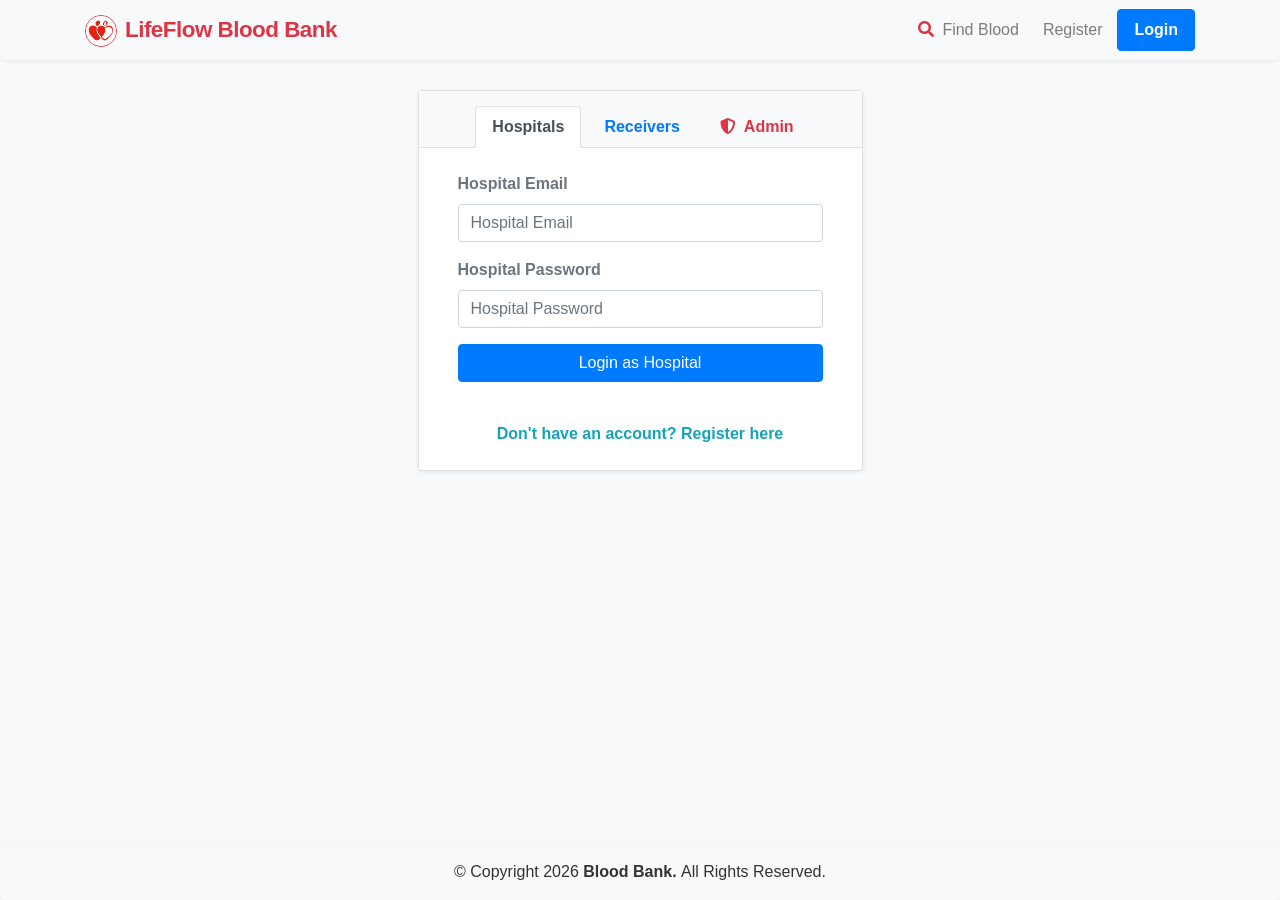
<file: rprofile.html>
<!DOCTYPE html>
<html lang="en">
<head>
    <title>Bloodbank | Receiver Profile</title>
    <meta charset="UTF-8" />
    <meta name="viewport" content="width=device-width, initial-scale=1.0" />
    <meta http-equiv="X-UA-Compatible" content="ie=edge" />
    <link rel="stylesheet" href="https://cdn.jsdelivr.net/npm/bootstrap@4.6.2/dist/css/bootstrap.min.css">
    <link rel="stylesheet" href="https://cdnjs.cloudflare.com/ajax/libs/font-awesome/5.15.4/css/all.min.css">
    <link href="css/style.css" rel="stylesheet"/>
    <link rel="shortcut icon" type="image/jpeg" href="image/favicon.jpg">
</head>
<body>
    <!-- Navigation Bar -->
    <nav id="mainNav" class="navbar navbar-expand-sm navbar-light bg-light sticky-top"></nav>

    <div class="container cont">
        <!-- Message Container -->
        <div id="message-container"></div>

        <div class="row justify-content-center">
            <div class="col-lg-5 col-md-6 col-sm-8 mb-5">
                <div class="card shadow-sm">
                    <div class="text-center pt-4">
                        <img src="image/user.png" alt="Receiver Profile Picture" class="rounded-circle shadow-sm" width="80" height="80">
                        <h4 class="mt-2 font-weight-bold" id="profileHeading">Receiver Profile</h4>
                    </div>
                    <div class="card-body px-4">
                        <form id="rprofileForm">
                            <label class="text-muted font-weight-bold">Receiver Name</label>
                            <input type="text" id="profRname" class="form-control mb-3" required>

                            <label class="text-muted font-weight-bold">Receiver Email</label>
                            <input type="email" id="profRemail" class="form-control mb-3" required>

                            <label class="text-muted font-weight-bold">Receiver Password</label>
                            <input type="text" id="profRpassword" class="form-control mb-3" required>

                            <label class="text-muted font-weight-bold">Receiver Phone Number</label>
                            <input type="text" id="profRphone" class="form-control mb-3" required>

                            <label class="text-muted font-weight-bold">Receiver City</label>
                            <input type="text" id="profRcity" class="form-control mb-3" required>

                            <label class="text-muted font-weight-bold">Receiver Blood Group</label>
                            <select id="profRbg" class="form-control mb-4" required>
                                <option value="A-">A-</option>
                                <option value="A+">A+</option>
                                <option value="B-">B-</option>
                                <option value="B+">B+</option>
                                <option value="AB-">AB-</option>
                                <option value="AB+">AB+</option>
                                <option value="O-">O-</option>
                                <option value="O+">O+</option>
                            </select>

                            <button type="submit" class="btn btn-block btn-primary mb-3">Update Profile</button>
                        </form>
                    </div>
                    <div class="text-center pb-4">
                        <a href="index.html" class="text-secondary font-weight-bold">Cancel</a>
                    </div>
                </div>
            </div>
        </div>
    </div>

    <!-- Footer -->
    <footer class="footer text-center bg-light">
        © Copyright <span id="yearSpan"></span> <span class="brand">Blood Bank. </span> All Rights Reserved.
    </footer>

    <script src="https://code.jquery.com/jquery-3.5.1.min.js"></script>
    <script src="https://cdn.jsdelivr.net/npm/popper.js@1.16.1/dist/umd/popper.min.js"></script>
    <script src="https://cdn.jsdelivr.net/npm/bootstrap@4.6.2/dist/js/bootstrap.min.js"></script>
    <script src="js/security.js"></script>
    <script src="js/app.js"></script>
    <script>
        // Guard: Receiver access only
        const session = BloodBank.getSession();
        if (!session || session.type !== 'receiver') {
            alert('Please login as a Receiver to access this page.');
            window.location.href = 'login.html';
        }

        BloodBank.initNavbar('rprofile');
        BloodBank.initMessages();
        BloodBank.initFooter();

        function loadProfile() {
            const db = BloodBank.getDB();
            const receiver = db.receivers.find(r => r.id === session.id);
            if (!receiver) {
                alert('Receiver profile not found.');
                BloodBank.logout();
                return;
            }

            document.getElementById('profileHeading').textContent = receiver.rname;
            document.getElementById('profRname').value = receiver.rname || '';
            document.getElementById('profRemail').value = receiver.remail || '';
            document.getElementById('profRpassword').value = receiver.rpassword || '';
            document.getElementById('profRphone').value = receiver.rphone || '';
            document.getElementById('profRcity').value = receiver.rcity || '';
            document.getElementById('profRbg').value = receiver.rbg || 'A+';
        }

        document.getElementById('rprofileForm').addEventListener('submit', function (e) {
            e.preventDefault();
            const rname = document.getElementById('profRname').value.trim();
            const remail = document.getElementById('profRemail').value.trim();
            const rpassword = document.getElementById('profRpassword').value;
            const rphone = document.getElementById('profRphone').value.trim();
            const rcity = document.getElementById('profRcity').value.trim();
            const rbg = document.getElementById('profRbg').value;

            const db = BloodBank.getDB();
            const receiver = db.receivers.find(r => r.id === session.id);
            if (receiver) {
                receiver.rname = rname;
                receiver.remail = remail;
                receiver.rpassword = rpassword;
                receiver.rphone = rphone;
                receiver.rcity = rcity;
                receiver.rbg = rbg;
                BloodBank.saveDB(db);

                // Update active session name
                session.name = rname;
                session.email = remail;
                BloodBank.setSession(session);

                BloodBank.showBanner("Your profile is updated successfully.");
                BloodBank.initNavbar('rprofile');
                document.getElementById('profileHeading').textContent = rname;
            }
        });

        loadProfile();
    </script>
</body>
</html>
</file>
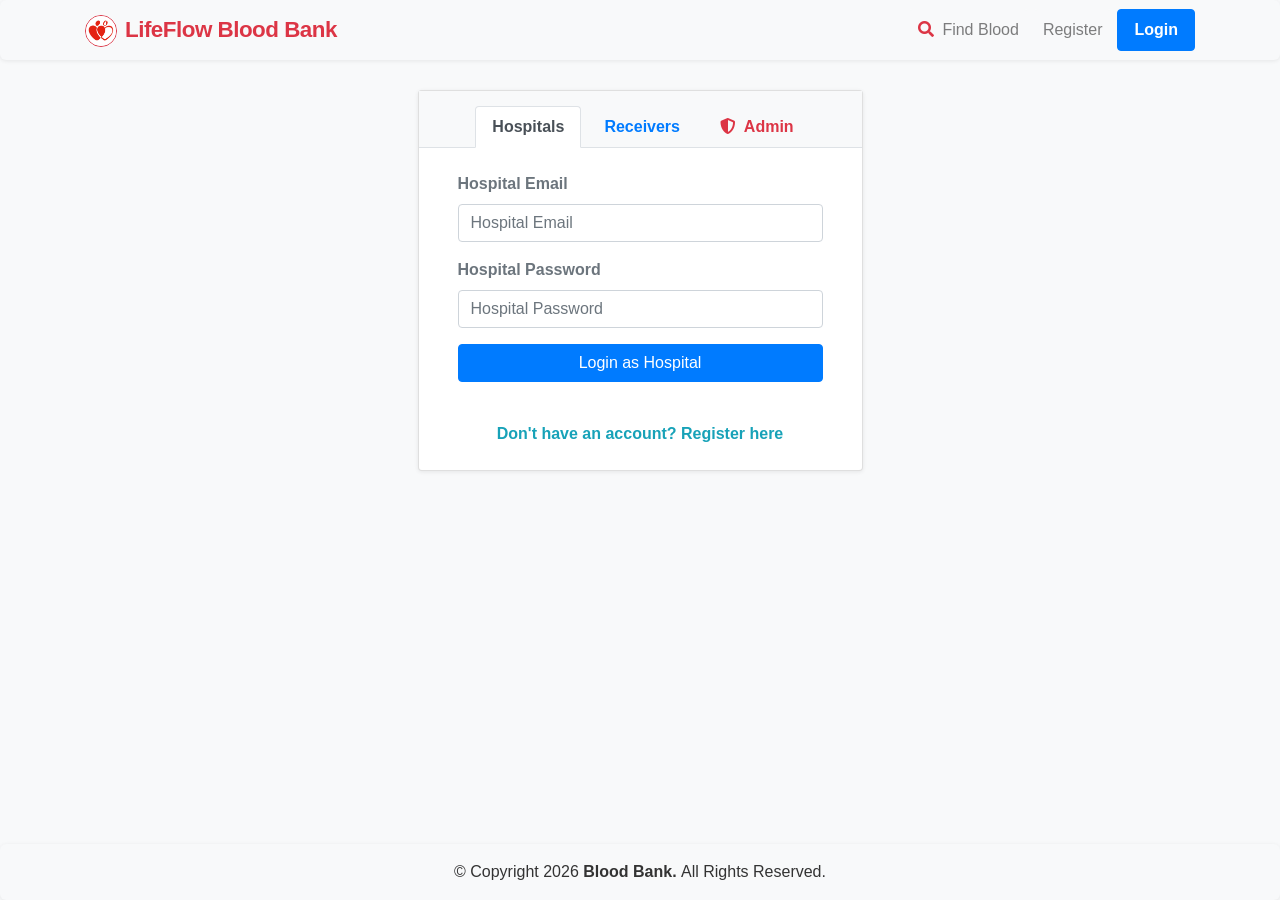
<file: sentrequest.html>
<!DOCTYPE html>
<html lang="en">
<head>
    <title>Bloodbank | My Blood Requests</title>
    <meta charset="UTF-8" />
    <meta name="viewport" content="width=device-width, initial-scale=1.0" />
    <meta http-equiv="X-UA-Compatible" content="ie=edge" />
    <link rel="stylesheet" href="https://cdn.jsdelivr.net/npm/bootstrap@4.6.2/dist/css/bootstrap.min.css">
    <link rel="stylesheet" href="https://cdnjs.cloudflare.com/ajax/libs/font-awesome/5.15.4/css/all.min.css">
    <link href="css/style.css" rel="stylesheet"/>
    <link rel="shortcut icon" type="image/jpeg" href="image/favicon.jpg">
</head>
<body>
    <!-- Navigation Bar -->
    <nav id="mainNav" class="navbar navbar-expand-sm navbar-light bg-light sticky-top shadow-sm"></nav>

    <div class="container cont">
        <!-- Message Container -->
        <div id="message-container"></div>

        <div class="d-flex justify-content-between align-items-center mb-4">
            <div>
                <h3 class="font-weight-bold text-dark mb-1">
                    <i class="fas fa-paper-plane text-primary mr-2"></i>My Blood Requisitions
                </h3>
                <p class="text-muted mb-0">Track the real-time fulfillment status of your blood requests</p>
            </div>
            <a href="abs.html" class="btn btn-danger font-weight-bold btn-sm">
                <i class="fas fa-search mr-1"></i> Request Blood
            </a>
        </div>

        <div id="noSentAlert" class="mb-4 text-center" style="display: none;">
            <div class="alert alert-light border py-4">
                <i class="fas fa-inbox text-muted fa-2x mb-2"></i>
                <h5>No requests found</h5>
                <p class="text-muted mb-3">You have not submitted any blood requisitions yet.</p>
                <a href="abs.html" class="btn btn-outline-danger btn-sm">Browse Available Blood</a>
            </div>
        </div>

        <div class="card shadow-sm border-0 mb-5">
            <div class="card-body p-0">
                <div class="table-responsive">
                    <table class="table table-hover table-striped mb-0 text-center">
                        <thead class="thead-light">
                            <tr>
                                <th>#Req</th>
                                <th>Hospital Name</th>
                                <th>Hospital Location &amp; Phone</th>
                                <th>Blood Group</th>
                                <th>Units</th>
                                <th>Urgency</th>
                                <th>Reason</th>
                                <th>Status</th>
                                <th>Action</th>
                            </tr>
                        </thead>
                        <tbody id="sentTableBody">
                            <!-- Dynamically populated -->
                        </tbody>
                    </table>
                </div>
            </div>
        </div>
    </div>

    <!-- Footer -->
    <footer class="footer text-center bg-light">
        © Copyright <span id="yearSpan"></span> <span class="brand text-danger font-weight-bold">LifeFlow Blood Bank. </span> All Rights Reserved.
    </footer>

    <script src="https://code.jquery.com/jquery-3.5.1.min.js"></script>
    <script src="https://cdn.jsdelivr.net/npm/popper.js@1.16.1/dist/umd/popper.min.js"></script>
    <script src="https://cdn.jsdelivr.net/npm/bootstrap@4.6.2/dist/js/bootstrap.min.js"></script>
    <script src="js/security.js"></script>
    <script src="js/app.js"></script>
    <script>
        // Guard: Receiver access only
        const session = BloodBank.getSession();
        if (!session || session.type !== 'receiver') {
            alert('Please login as a Receiver to access this page.');
            window.location.href = 'login.html';
        }

        BloodBank.initNavbar('sentrequest');
        BloodBank.initMessages();
        BloodBank.initFooter();

        function renderSentRequests() {
            const db = BloodBank.getDB();
            const tbody = document.getElementById('sentTableBody');
            const noAlert = document.getElementById('noSentAlert');

            // Join bloodrequest and hospitals
            const list = [];
            db.bloodrequest.forEach(req => {
                if (req.rid === session.id) {
                    const hospital = db.hospitals.find(h => h.id === req.hid);
                    list.push({
                        reqid: req.reqid,
                        hname: hospital ? hospital.hname : 'Unknown Hospital',
                        hemail: hospital ? hospital.hemail : '-',
                        hcity: hospital ? hospital.hcity : '-',
                        hphone: hospital ? hospital.hphone : '-',
                        address: hospital ? hospital.address : '',
                        bg: req.bg,
                        units: req.units || 1,
                        urgency: req.urgency || 'Normal',
                        reason: req.reason || 'Medical',
                        status: req.status || 'Pending'
                    });
                }
            });

            if (list.length === 0) {
                tbody.innerHTML = '';
                noAlert.style.display = 'block';
                return;
            }

            noAlert.style.display = 'none';
            tbody.innerHTML = list.map((item, index) => {
                let statusBadge = item.status === 'Accepted'
                    ? '<span class="badge badge-success px-2 py-1"><i class="fas fa-check-circle mr-1"></i> Accepted</span>'
                    : item.status === 'Rejected'
                    ? '<span class="badge badge-danger px-2 py-1"><i class="fas fa-times-circle mr-1"></i> Rejected</span>'
                    : '<span class="badge badge-warning px-2 py-1"><i class="fas fa-clock mr-1"></i> Under Review</span>';

                let urgencyBadge = item.urgency === 'Emergency' ? 'badge-danger' : item.urgency === 'Urgent' ? 'badge-warning' : 'badge-info';

                let actionHtml = '';
                if (item.status === 'Accepted') {
                    actionHtml = '<span class="text-success font-weight-bold small"><i class="fas fa-ambulance"></i> Ready for Pickup</span>';
                } else {
                    actionHtml = `<button class="btn btn-outline-danger btn-sm" onclick="cancelRequest(${item.reqid})"><i class="fas fa-times"></i> Cancel</button>`;
                }

                return `
                    <tr>
                        <td><strong>#${item.reqid}</strong></td>
                        <td class="font-weight-bold text-left">${BloodBank.escapeHtml(item.hname)}</td>
                        <td class="small text-left">
                            <div><i class="fas fa-map-marker-alt text-danger mr-1"></i> ${BloodBank.escapeHtml(item.hcity)}</div>
                            <div><i class="fas fa-phone text-muted mr-1"></i> ${BloodBank.escapeHtml(item.hphone)}</div>
                        </td>
                        <td><span class="badge badge-danger px-2 py-1 font-weight-bold">${BloodBank.escapeHtml(item.bg)}</span></td>
                        <td><strong>${item.units}</strong></td>
                        <td><span class="badge ${urgencyBadge} px-2 py-1">${BloodBank.escapeHtml(item.urgency)}</span></td>
                        <td class="small text-left" style="max-width:200px;">${BloodBank.escapeHtml(item.reason)}</td>
                        <td>${statusBadge}</td>
                        <td>${actionHtml}</td>
                    </tr>
                `;
            }).join('');
        }

        function cancelRequest(reqid) {
            if (!confirm('Are you sure you want to cancel this requisition?')) return;
            const db = BloodBank.getDB();
            db.bloodrequest = db.bloodrequest.filter(r => r.reqid !== reqid);
            BloodBank.saveDB(db);
            BloodBank.showBanner("Requisition #" + reqid + " has been cancelled.");
            renderSentRequests();
        }

        renderSentRequests();
    </script>
</body>
</html>
</file>
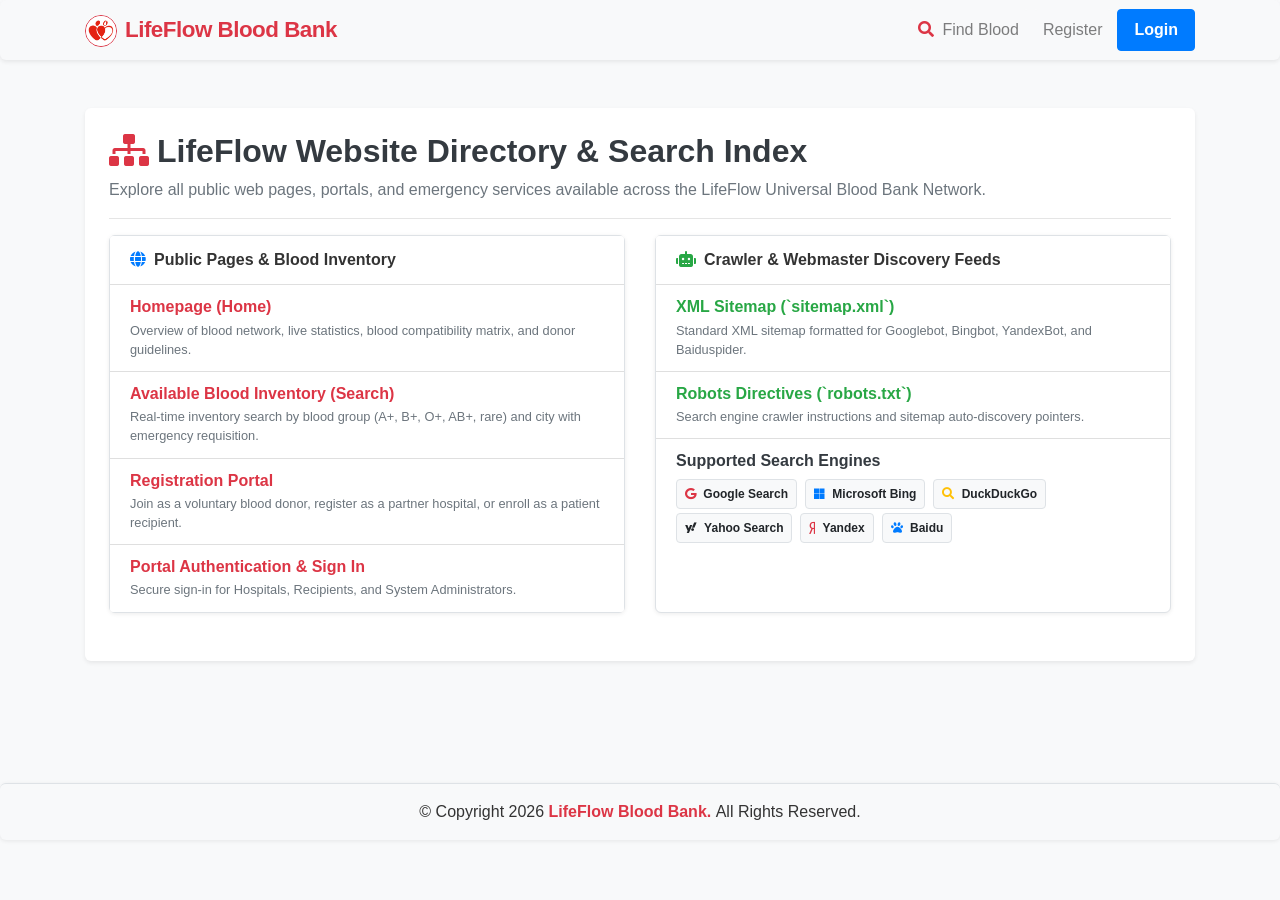
<file: sitemap.html>
<!DOCTYPE html>
<html lang="en">
<head>
    <meta charset="UTF-8" />
    <meta name="viewport" content="width=device-width, initial-scale=1.0" />
    <meta http-equiv="X-UA-Compatible" content="ie=edge" />
    <title>Website Directory &amp; Sitemap | LifeFlow Blood Bank</title>
    <meta name="description" content="Complete website directory and indexed pages of the LifeFlow Universal Blood Bank Network." />
    <meta name="robots" content="index, follow" />
    <link rel="canonical" href="https://ksomesha13-cpu.github.io/bloodbank-lifeflow/sitemap.html" />
    <link rel="stylesheet" href="https://cdn.jsdelivr.net/npm/bootstrap@4.6.2/dist/css/bootstrap.min.css">
    <link rel="stylesheet" href="https://cdnjs.cloudflare.com/ajax/libs/font-awesome/5.15.4/css/all.min.css">
    <link href="css/style.css" rel="stylesheet"/>
    <link rel="shortcut icon" type="image/jpeg" href="image/favicon.jpg">
</head>
<body class="bg-light">
    <!-- Navigation Bar -->
    <nav id="mainNav" class="navbar navbar-expand-sm navbar-light bg-light sticky-top shadow-sm"></nav>

    <div class="container py-5">
        <div class="card shadow-sm border-0 mb-4">
            <div class="card-body p-4">
                <h2 class="font-weight-bold text-dark mb-2">
                    <i class="fas fa-sitemap text-danger mr-2"></i>LifeFlow Website Directory &amp; Search Index
                </h2>
                <p class="text-muted">
                    Explore all public web pages, portals, and emergency services available across the LifeFlow Universal Blood Bank Network.
                </p>
                <hr>

                <div class="row">
                    <div class="col-md-6 mb-4">
                        <div class="card h-100 border">
                            <div class="card-header bg-white font-weight-bold">
                                <i class="fas fa-globe text-primary mr-2"></i>Public Pages &amp; Blood Inventory
                            </div>
                            <div class="list-group list-group-flush">
                                <a href="index.html" class="list-group-item list-group-item-action">
                                    <h6 class="mb-1 font-weight-bold text-danger">Homepage (Home)</h6>
                                    <p class="small text-muted mb-0">Overview of blood network, live statistics, blood compatibility matrix, and donor guidelines.</p>
                                </a>
                                <a href="abs.html" class="list-group-item list-group-item-action">
                                    <h6 class="mb-1 font-weight-bold text-danger">Available Blood Inventory (Search)</h6>
                                    <p class="small text-muted mb-0">Real-time inventory search by blood group (A+, B+, O+, AB+, rare) and city with emergency requisition.</p>
                                </a>
                                <a href="register.html" class="list-group-item list-group-item-action">
                                    <h6 class="mb-1 font-weight-bold text-danger">Registration Portal</h6>
                                    <p class="small text-muted mb-0">Join as a voluntary blood donor, register as a partner hospital, or enroll as a patient recipient.</p>
                                </a>
                                <a href="login.html" class="list-group-item list-group-item-action">
                                    <h6 class="mb-1 font-weight-bold text-danger">Portal Authentication &amp; Sign In</h6>
                                    <p class="small text-muted mb-0">Secure sign-in for Hospitals, Recipients, and System Administrators.</p>
                                </a>
                            </div>
                        </div>
                    </div>

                    <div class="col-md-6 mb-4">
                        <div class="card h-100 border">
                            <div class="card-header bg-white font-weight-bold">
                                <i class="fas fa-robot text-success mr-2"></i>Crawler &amp; Webmaster Discovery Feeds
                            </div>
                            <div class="list-group list-group-flush">
                                <a href="sitemap.xml" target="_blank" class="list-group-item list-group-item-action">
                                    <h6 class="mb-1 font-weight-bold text-success">XML Sitemap (`sitemap.xml`)</h6>
                                    <p class="small text-muted mb-0">Standard XML sitemap formatted for Googlebot, Bingbot, YandexBot, and Baiduspider.</p>
                                </a>
                                <a href="robots.txt" target="_blank" class="list-group-item list-group-item-action">
                                    <h6 class="mb-1 font-weight-bold text-success">Robots Directives (`robots.txt`)</h6>
                                    <p class="small text-muted mb-0">Search engine crawler instructions and sitemap auto-discovery pointers.</p>
                                </a>
                                <div class="list-group-item">
                                    <h6 class="mb-1 font-weight-bold text-dark">Supported Search Engines</h6>
                                    <div class="d-flex flex-wrap mt-2">
                                        <span class="badge badge-light border mr-2 mb-1 p-2"><i class="fab fa-google text-danger mr-1"></i> Google Search</span>
                                        <span class="badge badge-light border mr-2 mb-1 p-2"><i class="fab fa-microsoft text-primary mr-1"></i> Microsoft Bing</span>
                                        <span class="badge badge-light border mr-2 mb-1 p-2"><i class="fas fa-search text-warning mr-1"></i> DuckDuckGo</span>
                                        <span class="badge badge-light border mr-2 mb-1 p-2"><i class="fab fa-yahoo text-purple mr-1"></i> Yahoo Search</span>
                                        <span class="badge badge-light border mr-2 mb-1 p-2"><i class="fab fa-yandex text-danger mr-1"></i> Yandex</span>
                                        <span class="badge badge-light border mb-1 p-2"><i class="fas fa-paw text-primary mr-1"></i> Baidu</span>
                                    </div>
                                </div>
                            </div>
                        </div>
                    </div>
                </div>
            </div>
        </div>
    </div>

    <!-- Footer -->
    <footer class="footer text-center bg-light py-3 border-top">
        © Copyright <span id="yearSpan"></span> <span class="brand text-danger font-weight-bold">LifeFlow Blood Bank. </span> All Rights Reserved.
    </footer>

    <script src="https://code.jquery.com/jquery-3.5.1.min.js"></script>
    <script src="https://cdn.jsdelivr.net/npm/popper.js@1.16.1/dist/umd/popper.min.js"></script>
    <script src="https://cdn.jsdelivr.net/npm/bootstrap@4.6.2/dist/js/bootstrap.min.js"></script>
    <script src="js/security.js"></script>
    <script src="js/app.js"></script>
    <script>
        BloodBank.initNavbar('');
        BloodBank.initFooter();
    </script>
</body>
</html>
</file>
<file: css/style.css>
body {
    min-height: 100vh;
    display: flex;
    flex-direction: column;
    background-color: #f8f9fa;
    color: #333;
    font-family: -apple-system, BlinkMacSystemFont, "Segoe UI", Roboto, "Helvetica Neue", Arial, sans-serif;
}

.cont {
    flex: 1 0 auto;
    padding-top: 30px;
}

.card, nav, .footer, video {
    border-radius: 6px;
    transition: all 200ms ease-out;
    box-shadow: 0px 1px 4px rgba(0, 0, 0, 0.08);
}

tr, th, td {
    vertical-align: middle !important;
}

.nav-item {
    margin-left: 6px; 
}

.navbar-brand {
    font-weight: 800;
    font-size: 1.4rem;
    letter-spacing: -0.5px;
}

.title {
    font-weight: bold;
    font-size: 1.4em;
    text-transform: capitalize;
}

.brand {
    font-weight: 800;
}

.rounded-circle {
    object-fit: cover;
}

.footer {
    padding: 16px;
    flex-shrink: 0;
    margin-top: 50px;
}

.alert {
    border: 1px solid #5cb85c;
    border-left: 5px solid #5cb85c;
}

.error {
    border: 1px solid #dc3545;
    border-left: 5px solid #dc3545;
}

/* KPI Accent Borders */
.border-left-primary {
    border-left: 4px solid #007bff !important;
}

.border-left-danger {
    border-left: 4px solid #dc3545 !important;
}

.border-left-success {
    border-left: 4px solid #28a745 !important;
}

.border-left-warning {
    border-left: 4px solid #ffc107 !important;
}

.border-left-info {
    border-left: 4px solid #17a2b8 !important;
}

.border-left-secondary {
    border-left: 4px solid #6c757d !important;
}

/* Hero & Feature styling */
.hero-section {
    background: linear-gradient(135deg, #fff5f5 0%, #ffffff 100%);
}

.shadow-xs {
    box-shadow: 0 1px 2px rgba(0, 0, 0, 0.05);
}
</file>
